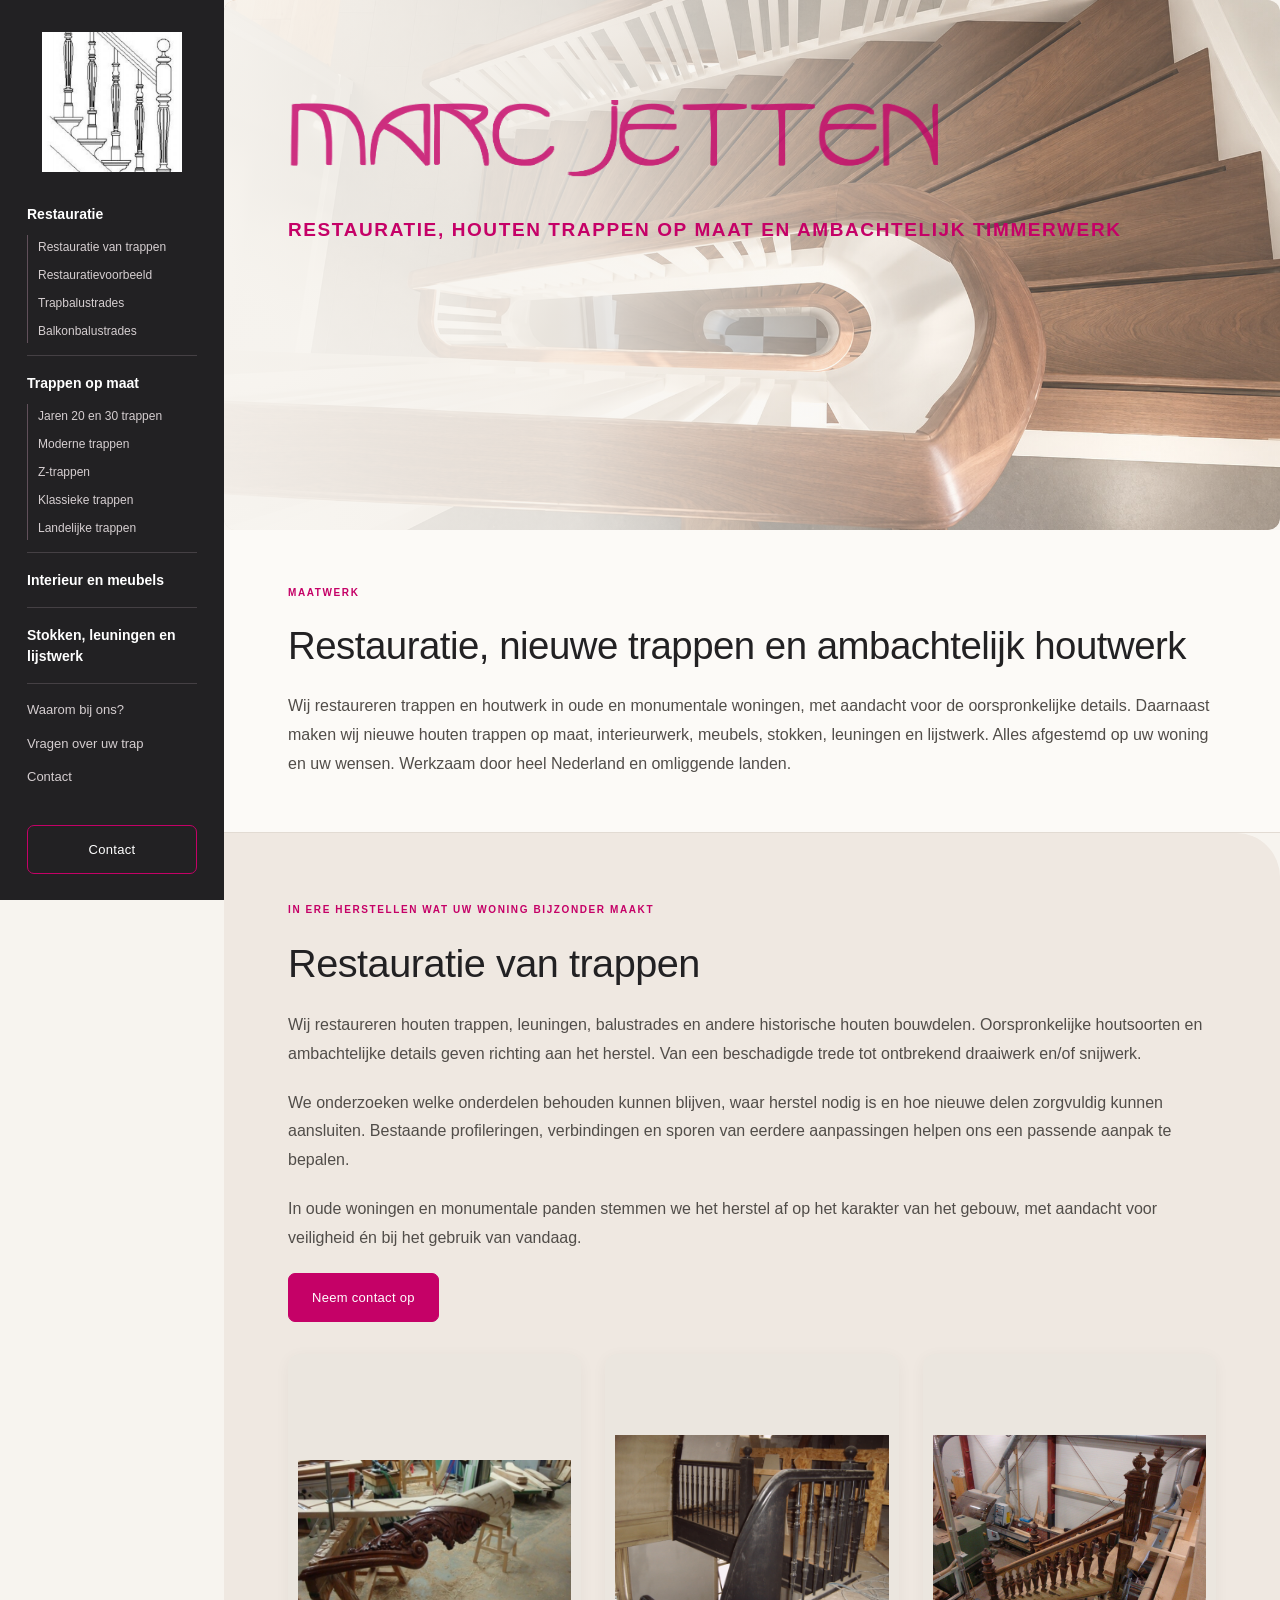
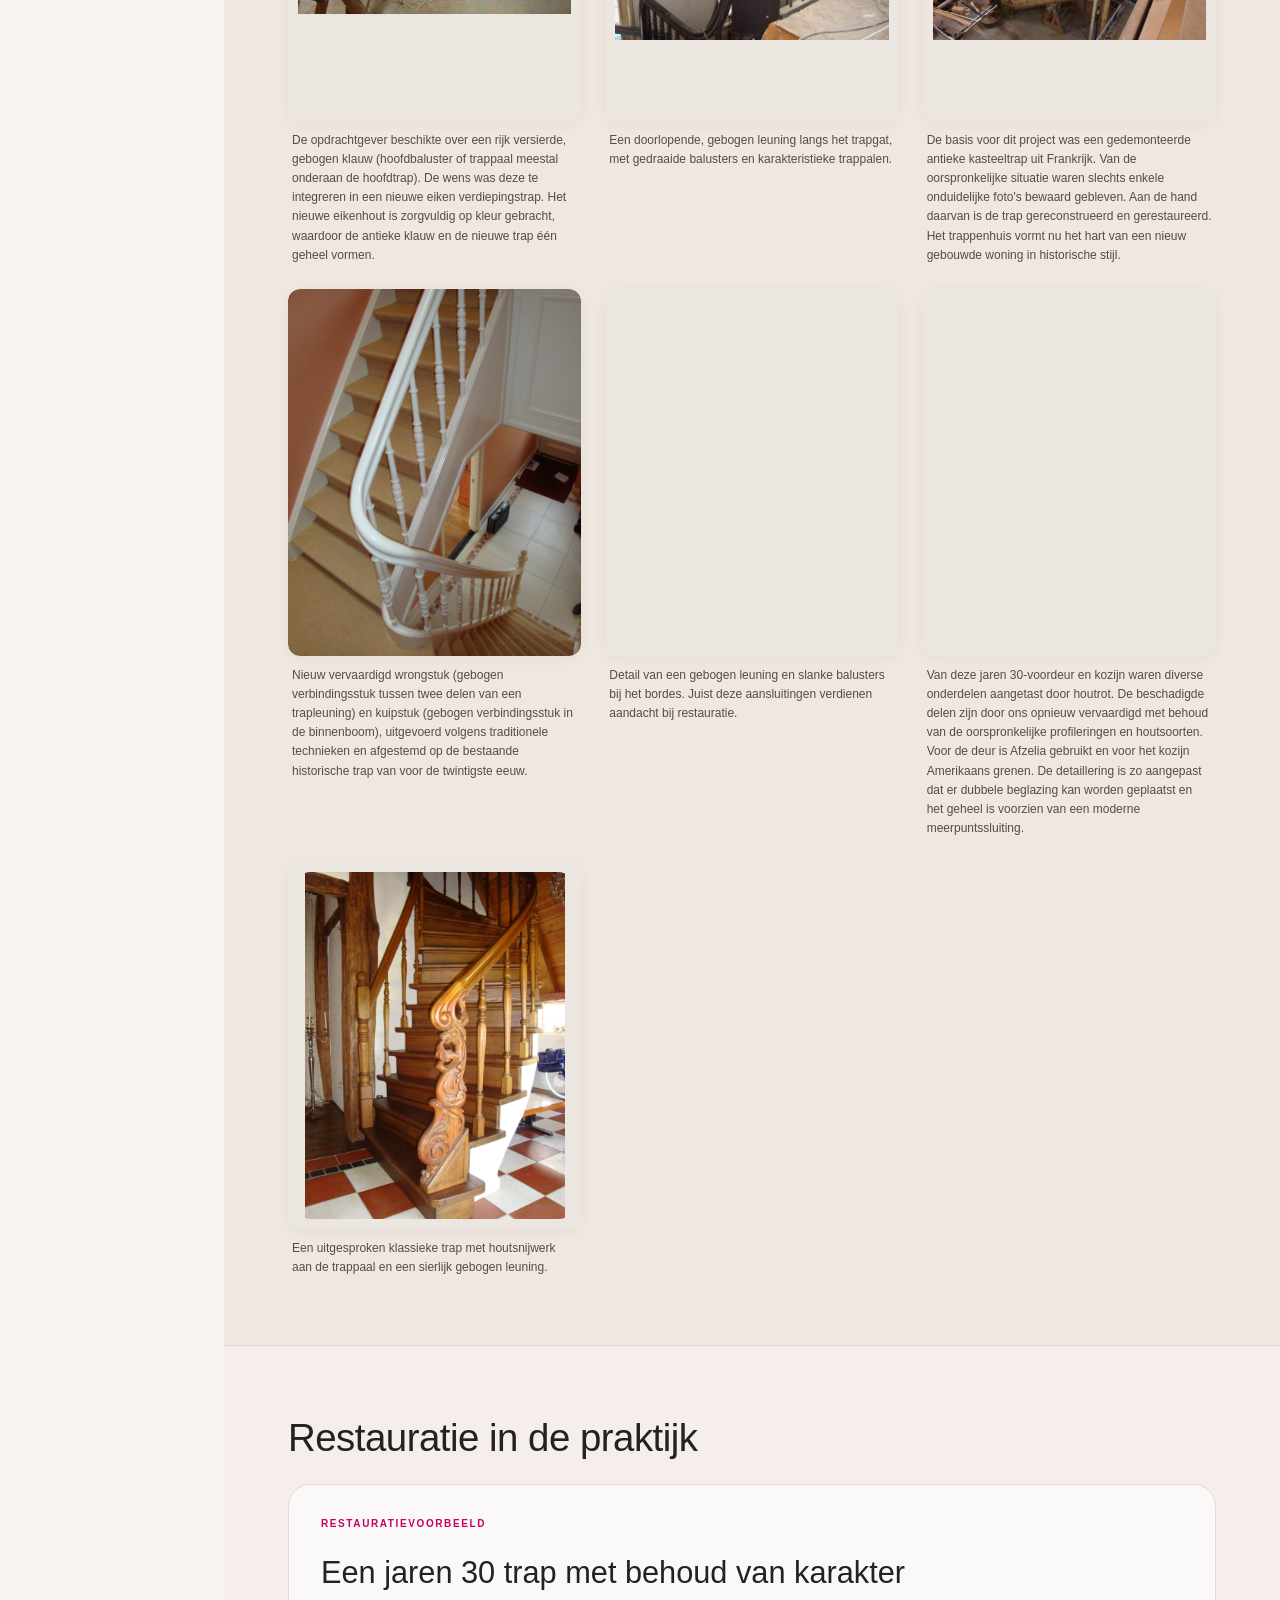
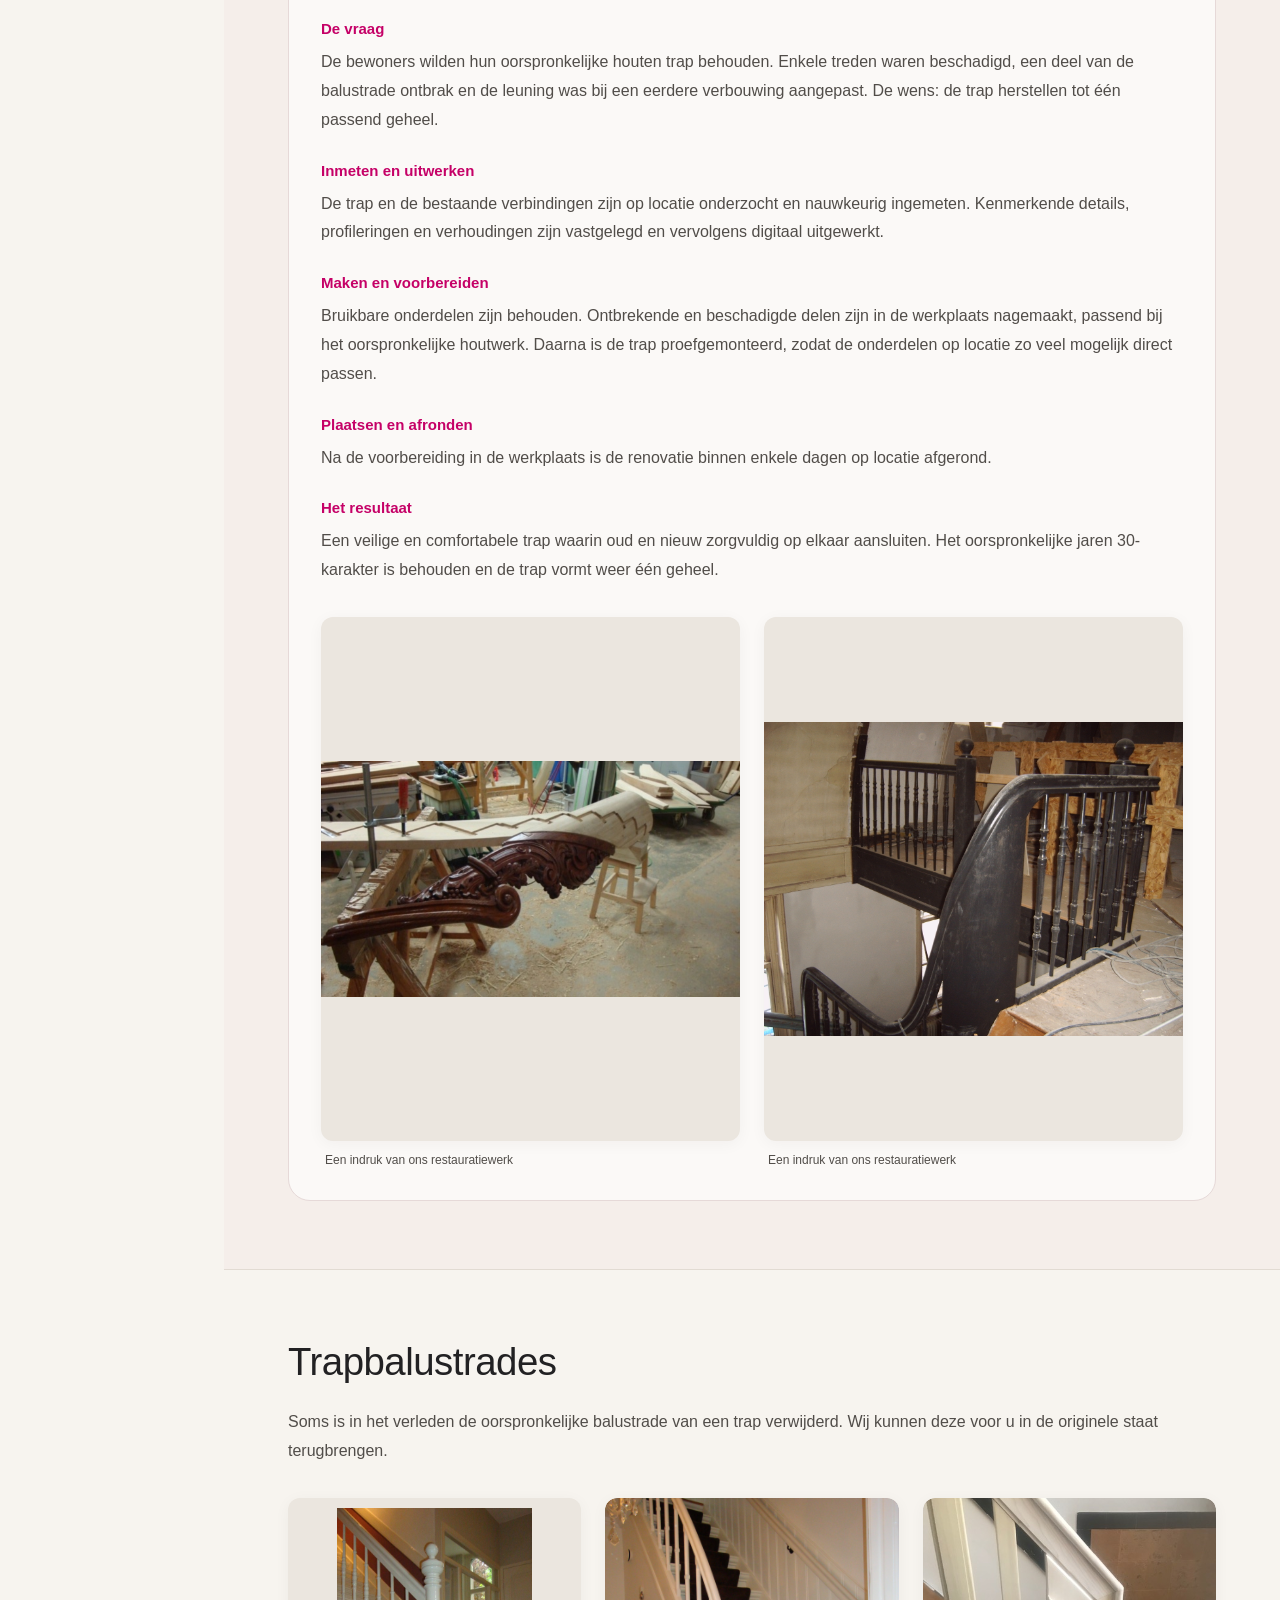
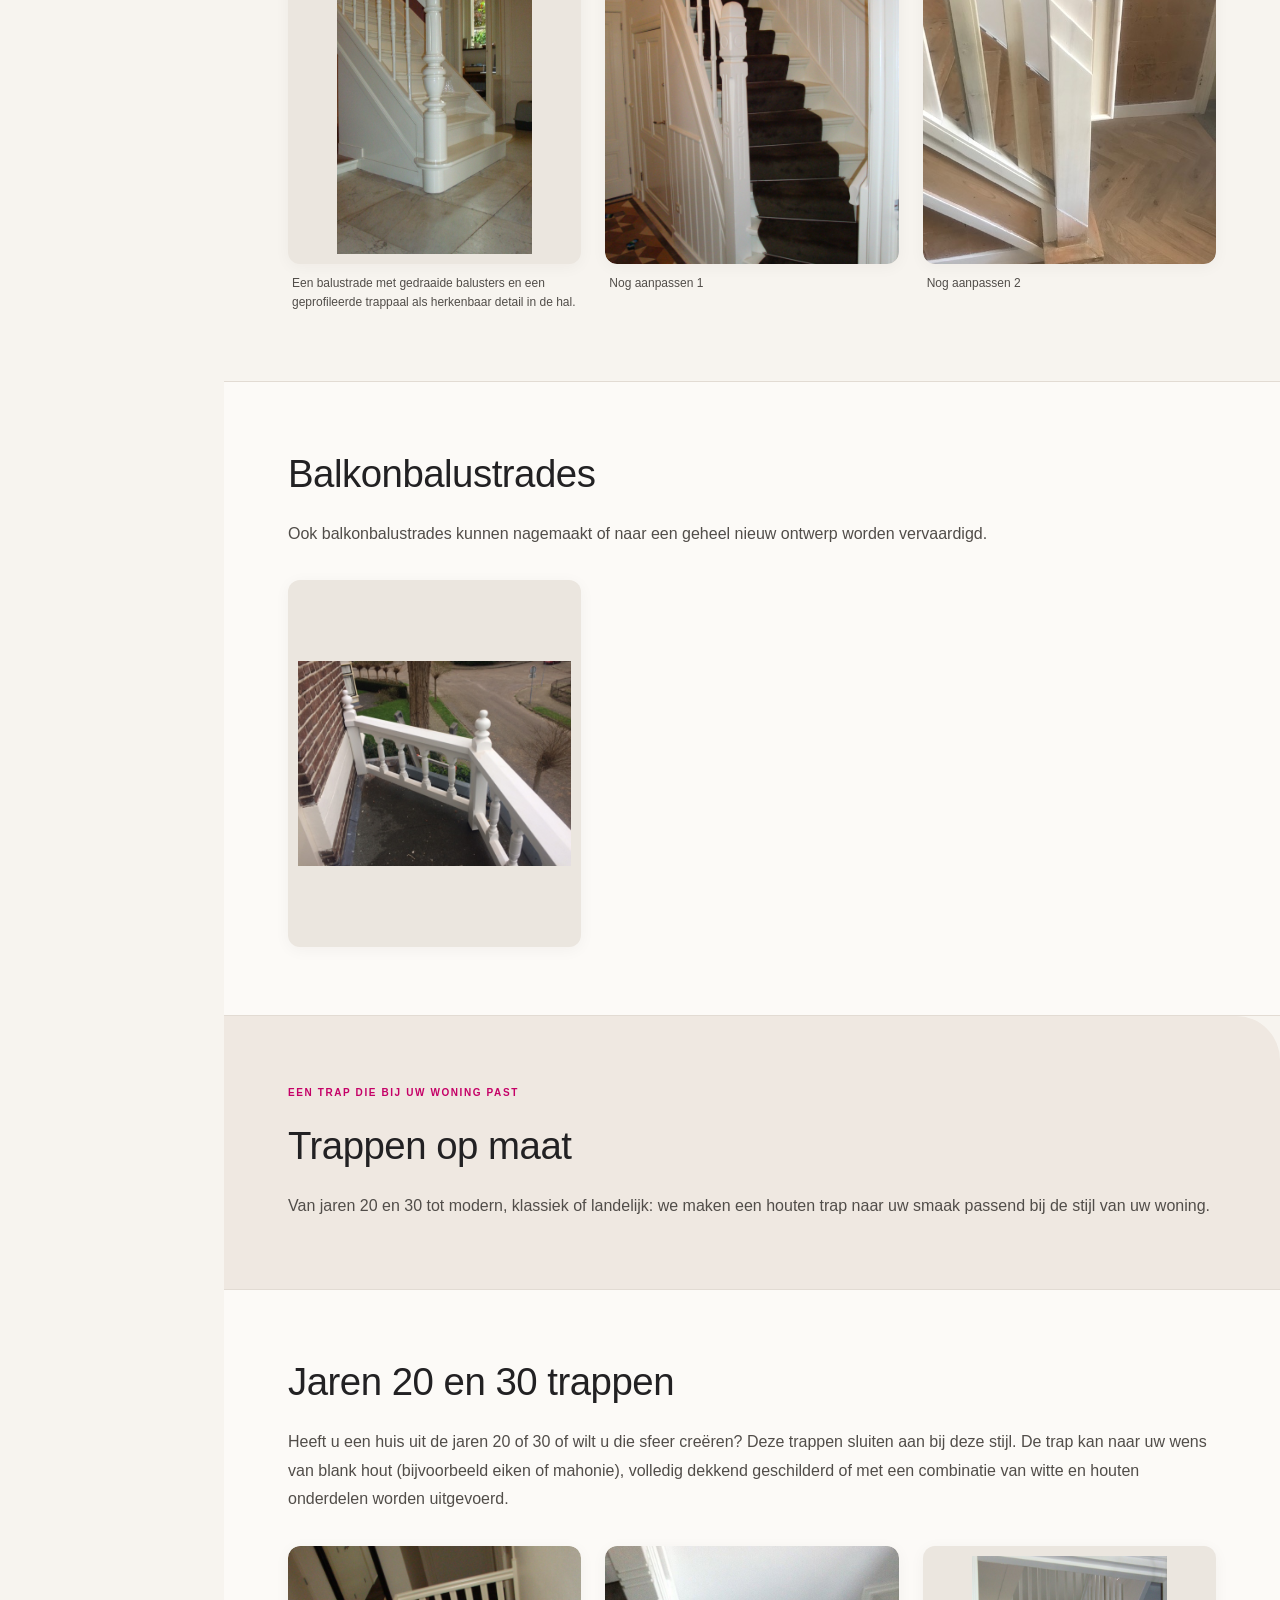
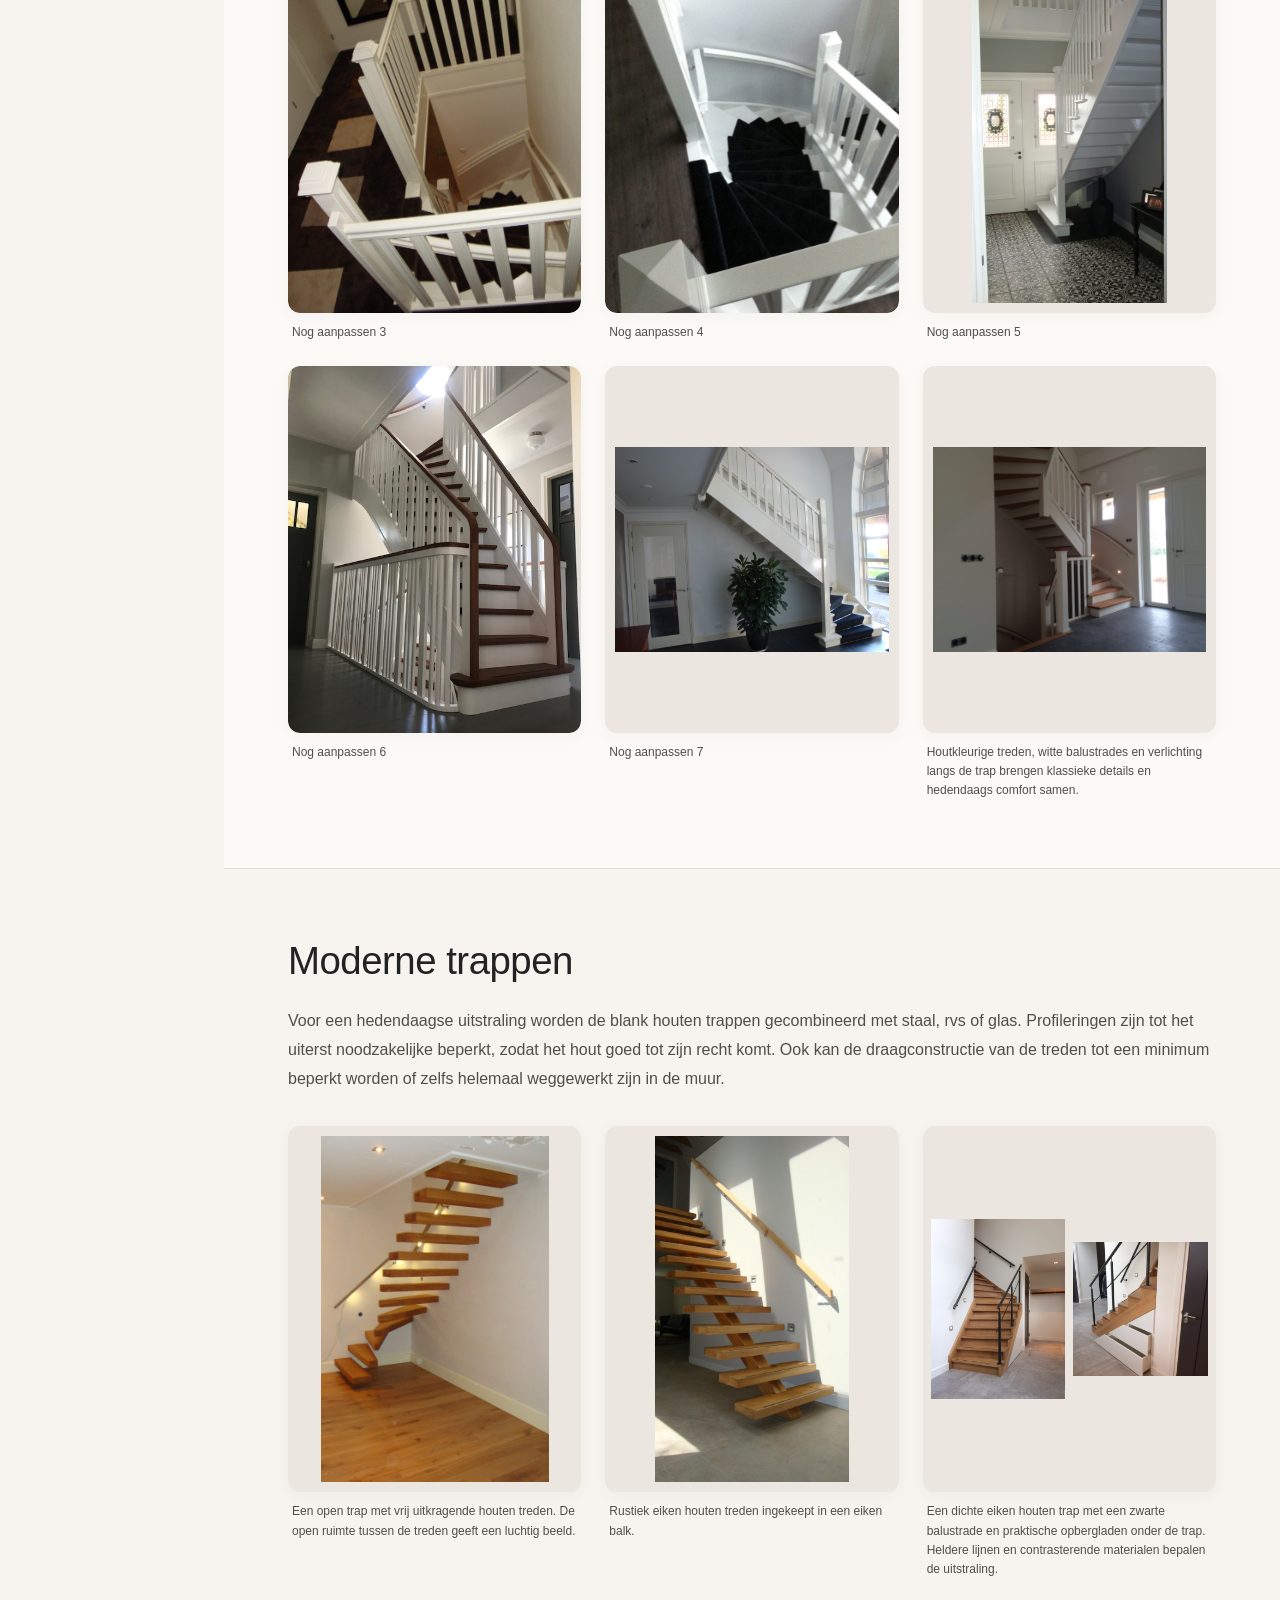
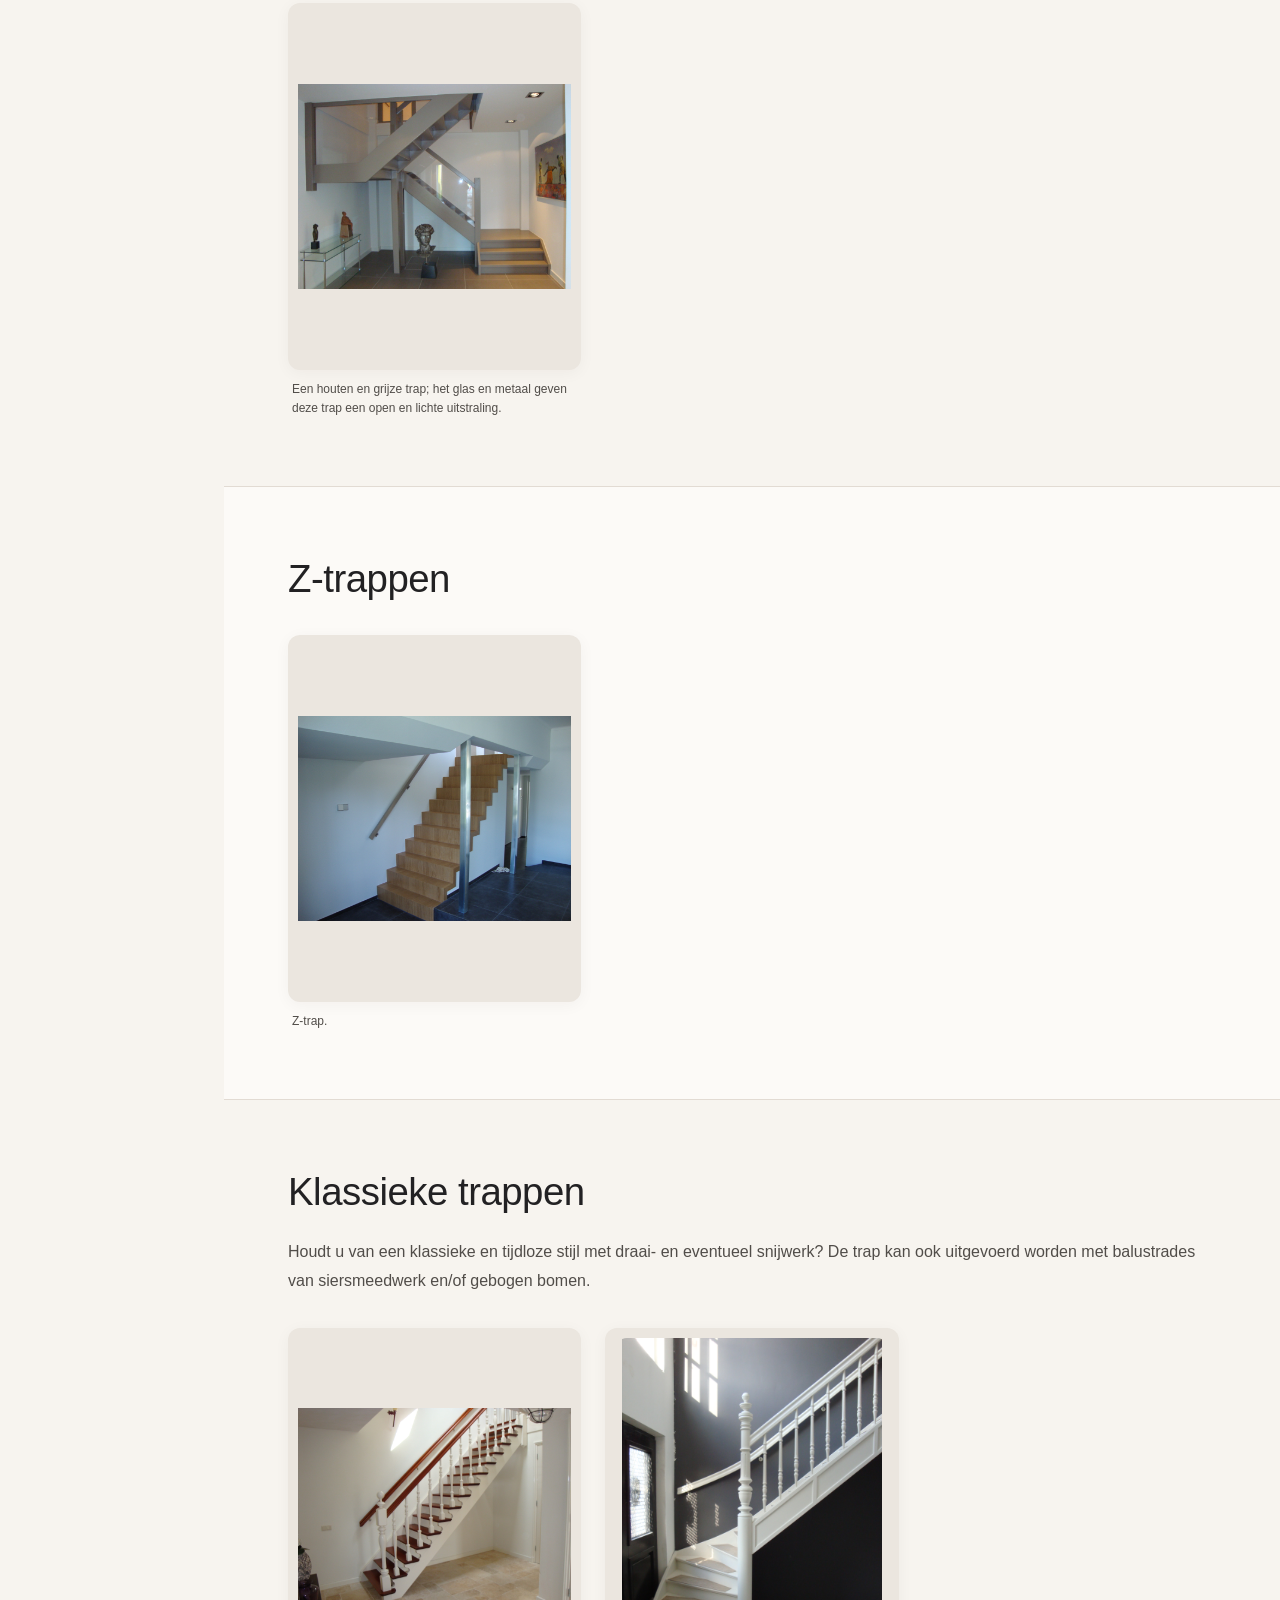
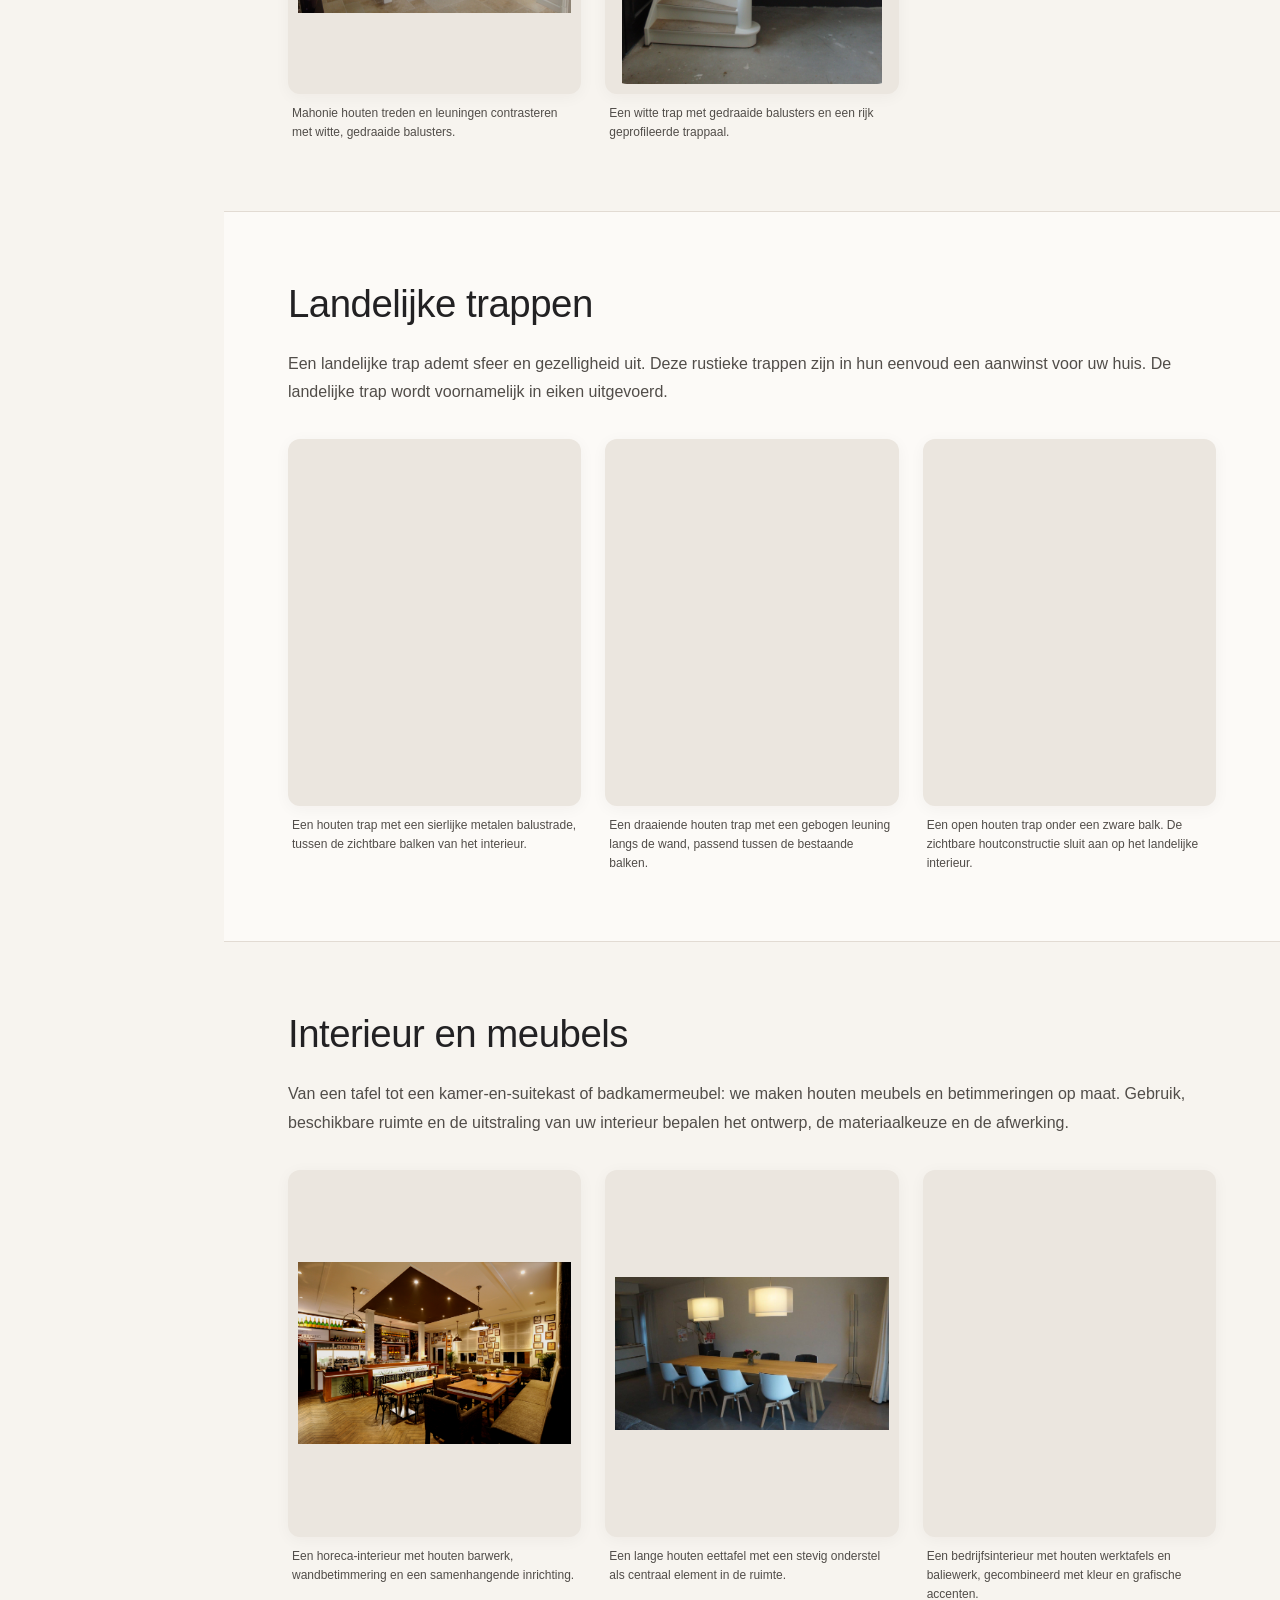
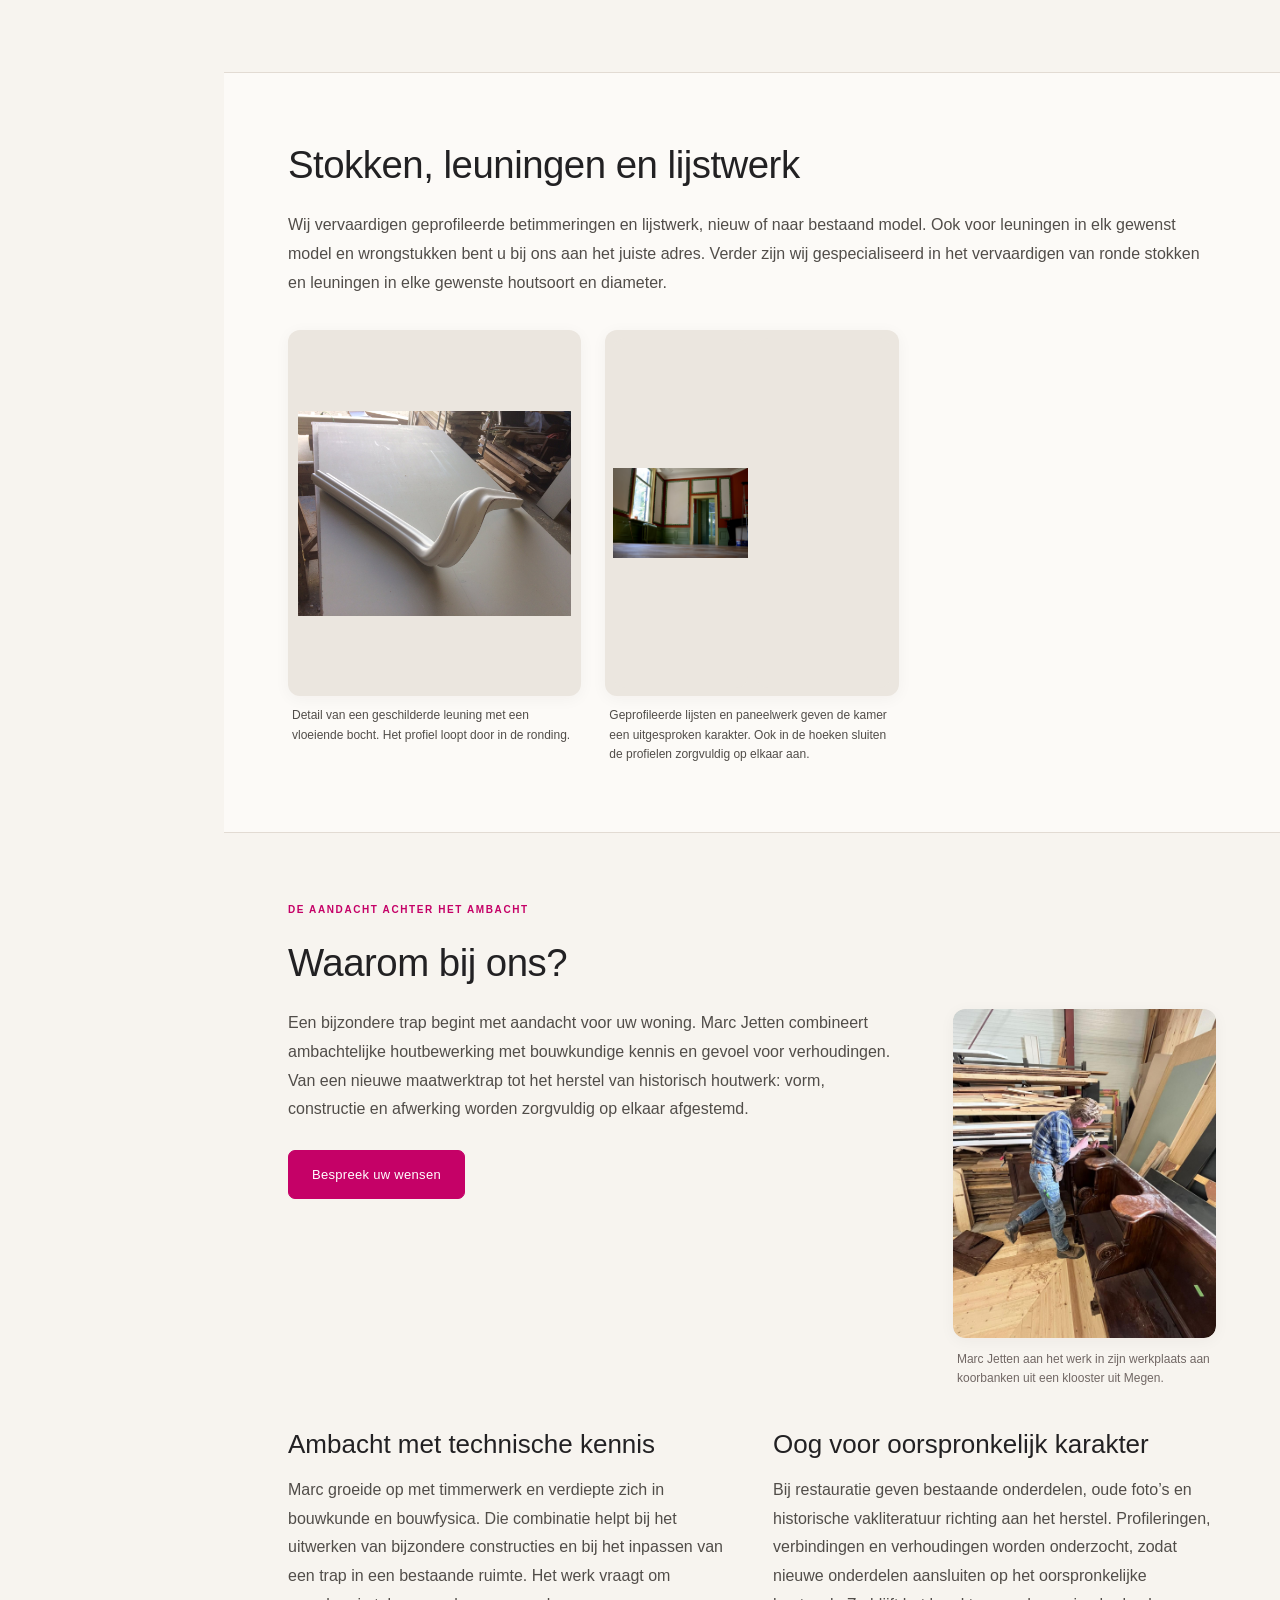
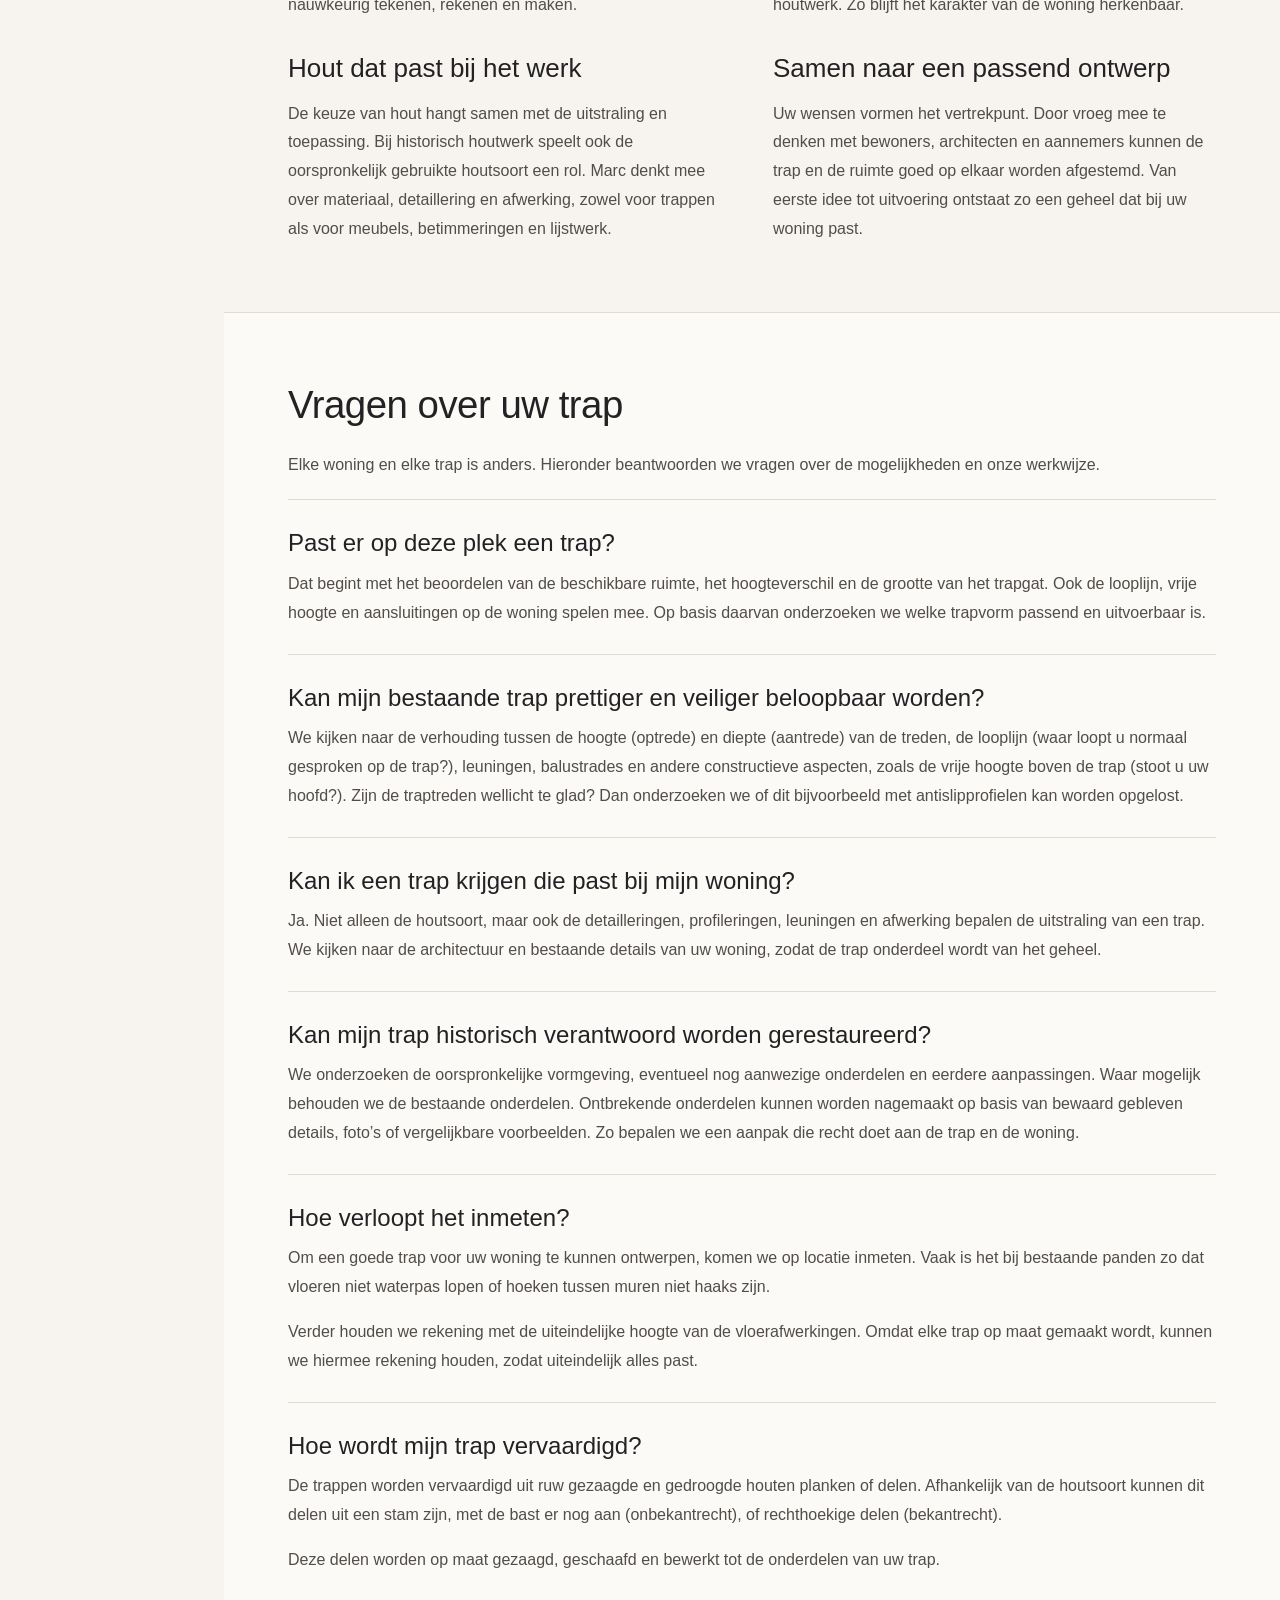
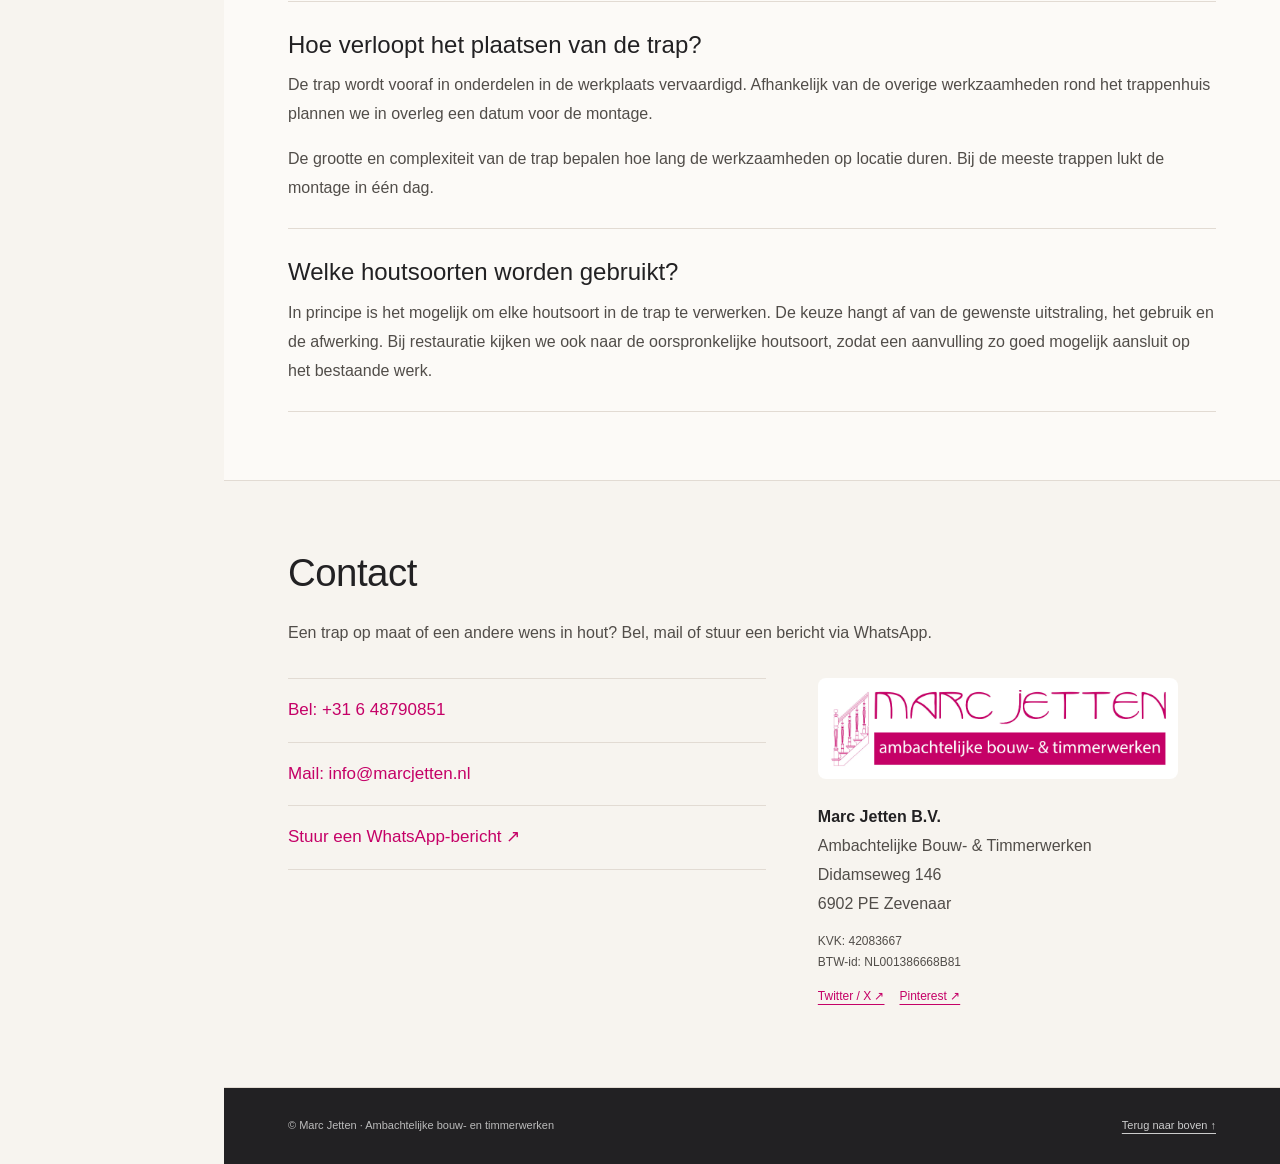
<file: index.html>
<!doctype html>
<html lang="nl"><head><meta charset="utf-8"><meta name="viewport" content="width=device-width,initial-scale=1">
<title>Ambachtelijke trappen op maat en restauratie | Marc Jetten</title>
<meta name="description" content="Marc Jetten maakt en restaureert ambachtelijke houten trappen op maat. Ook balustrades en timmerwerk. Werkzaam door heel Nederland.">
<meta name="robots" content="index,follow"><link rel="canonical" href="https://www.marcjetten.nl/"><meta name="theme-color" content="#141517">
<meta property="og:type" content="website"><meta property="og:locale" content="nl_NL"><meta property="og:title" content="Marc Jetten — houten trappen op maat"><meta property="og:description" content="Ambachtelijke maatwerktrappen en timmerwerk door heel Nederland.">
<link rel="stylesheet" href="styles.css"><script defer src="site.js"></script><script type="application/ld+json">{"@context": "https://schema.org", "@type": "LocalBusiness", "@id": "https://www.marcjetten.nl/#bedrijf", "name": "Marc Jetten Ambachtelijke Bouw- & Timmerwerken", "url": "https://www.marcjetten.nl/", "description": "Ambachtelijke houten trappen op maat, traprestauratie, balustrades en timmerwerk. Werkzaam door heel Nederland.", "telephone": "+31648790851", "email": "info@marcjetten.nl", "address": {"@type": "PostalAddress", "streetAddress": "Didamseweg 146", "postalCode": "6902 PE", "addressLocality": "Zevenaar", "addressCountry": "NL"}, "hasOfferCatalog": {"@type": "OfferCatalog", "name": "Trappen en timmerwerk", "itemListElement": [{"@type": "Offer", "itemOffered": {"@type": "Service", "name": "Restauratie van trappen", "description": "Wij restaureren houten trappen, leuningen, balustrades en andere historische houten bouwdelen. Oorspronkelijke houtsoorten en ambachtelijke details geven richting aan het herstel. Van een beschadigde trede tot ontbrekend draaiwerk en/of snijwerk."}}, {"@type": "Offer", "itemOffered": {"@type": "Service", "name": "Trapbalustrades", "description": "Soms is in het verleden de oorspronkelijke balustrade van een trap verwijderd. Wij kunnen deze voor u in de originele staat terugbrengen."}}, {"@type": "Offer", "itemOffered": {"@type": "Service", "name": "Balkonbalustrades", "description": "Ook balkonbalustrades kunnen nagemaakt of naar een geheel nieuw ontwerp worden vervaardigd."}}, {"@type": "Offer", "itemOffered": {"@type": "Service", "name": "Jaren 20 en 30 trappen", "description": "Heeft u een huis uit de jaren 20 of 30 of wilt u die sfeer creëren? Deze trappen sluiten aan bij deze stijl. De trap kan naar uw wens van blank hout (bijvoorbeeld eiken of mahonie), volledig dekkend geschilderd of met een combinatie van witte en houten onderdelen worden uitgevoerd."}}, {"@type": "Offer", "itemOffered": {"@type": "Service", "name": "Moderne trappen", "description": "Voor een hedendaagse uitstraling worden de blank houten trappen gecombineerd met staal, rvs of glas. Profileringen zijn tot het uiterst noodzakelijke beperkt, zodat het hout goed tot zijn recht komt. Ook kan de draagconstructie van de treden tot een minimum beperkt worden of zelfs helemaal weggewerkt zijn in de muur."}}, {"@type": "Offer", "itemOffered": {"@type": "Service", "name": "Z-trappen", "description": ""}}, {"@type": "Offer", "itemOffered": {"@type": "Service", "name": "Klassieke trappen", "description": "Houdt u van een klassieke en tijdloze stijl met draai- en eventueel snijwerk? De trap kan ook uitgevoerd worden met balustrades van siersmeedwerk en/of gebogen bomen."}}, {"@type": "Offer", "itemOffered": {"@type": "Service", "name": "Landelijke trappen", "description": "Een landelijke trap ademt sfeer en gezelligheid uit. Deze rustieke trappen zijn in hun eenvoud een aanwinst voor uw huis. De landelijke trap wordt voornamelijk in eiken uitgevoerd."}}, {"@type": "Offer", "itemOffered": {"@type": "Service", "name": "Interieur en meubels", "description": "Van een tafel tot een kamer-en-suitekast of badkamermeubel: we maken houten meubels en betimmeringen op maat. Gebruik, beschikbare ruimte en de uitstraling van uw interieur bepalen het ontwerp, de materiaalkeuze en de afwerking."}}, {"@type": "Offer", "itemOffered": {"@type": "Service", "name": "Stokken, leuningen en lijstwerk", "description": "Wij vervaardigen geprofileerde betimmeringen en lijstwerk, nieuw of naar bestaand model. Ook voor leuningen in elk gewenst model en wrongstukken bent u bij ons aan het juiste adres. Verder zijn wij gespecialiseerd in het vervaardigen van ronde stokken en leuningen in elke gewenste houtsoort en diameter."}}]}, "areaServed": {"@type": "Country", "name": "Nederland"}}</script></head>
<body><a class="skip" href="#inhoud">Naar de inhoud</a>
<header class="sidebar"><a class="brand" href="#home" aria-label="Marc Jetten — home"><img src="assets/trapillustratie.png" alt="Trapillustratie Marc Jetten" width="140" height="140"></a>
<button class="menu-toggle" type="button" aria-controls="navigatie" aria-expanded="false">Menu</button><nav id="navigatie" aria-label="Hoofdnavigatie"><div class="nav-group"><a class="nav-heading" href="#restauratie">Restauratie</a><div class="nav-items"><a href="#restauratie">Restauratie van trappen</a><a href="#projecten">Restauratievoorbeeld</a><a href="#trapbalustrades">Trapbalustrades</a><a href="#balkonbalustrades">Balkonbalustrades</a></div></div><div class="nav-group"><a class="nav-heading" href="#nieuwe-trappen">Trappen op maat</a><div class="nav-items"><a href="#jaren-20-en-30">Jaren 20 en 30 trappen</a><a href="#moderne-trappen">Moderne trappen</a><a href="#z-trappen">Z-trappen</a><a href="#klassieke-trappen">Klassieke trappen</a><a href="#landelijke-trappen">Landelijke trappen</a></div></div><div class="nav-group"><a class="nav-heading" href="#interieur-en-meubels">Interieur en meubels</a><div class="nav-items"></div></div><div class="nav-group"><a class="nav-heading" href="#leuningen-en-lijstwerk">Stokken, leuningen en lijstwerk</a><div class="nav-items"></div></div><a href="#waarom-bij-ons">Waarom bij ons?</a><a href="#klantvragen">Vragen over uw trap</a><a href="#contact">Contact</a></nav><a class="contact-button" href="#contact">Contact</a></header>
<main id="inhoud"><section class="hero" id="home"><img src="assets/openingsfoto-rustig.jpg" alt="Ambachtelijk vervaardigde houten trap van Marc Jetten" fetchpriority="high"><div class="hero-copy"><h1 class="hero-brand"><span class="visually-hidden">Marc Jetten</span><svg viewBox="235 0 1604 205" aria-hidden="true" focusable="false" xmlns="http://www.w3.org/2000/svg"><defs><filter id="woordmerk-dikker" x="-2%" y="-2%" width="104%" height="104%"><feMorphology operator="dilate" radius="2.4"/></filter><mask id="woordmerk-vorm" maskUnits="userSpaceOnUse" x="0" y="0" width="1839" height="423"><g filter="url(#woordmerk-dikker)"><image href="fotos/Logo/logomettrap.jpg" width="1839" height="423" style="filter:invert(1) grayscale(1)"/></g></mask></defs><rect x="235" y="0" width="1604" height="205" fill="#c50167" mask="url(#woordmerk-vorm)"/></svg></h1><p class="subtitle">Restauratie, houten trappen op maat en ambachtelijk timmerwerk</p></div></section>
<section class="section introduction"><p class="eyebrow">Maatwerk</p><h2>Restauratie, nieuwe trappen en ambachtelijk houtwerk</h2><p>Wij restaureren trappen en houtwerk in oude en monumentale woningen, met aandacht voor de oorspronkelijke details. Daarnaast maken wij nieuwe houten trappen op maat, interieurwerk, meubels, stokken, leuningen en lijstwerk. Alles afgestemd op uw woning en uw wensen. Werkzaam door heel Nederland en omliggende landen.</p></section>
<section class="section restoration-section" id="restauratie" aria-labelledby="titel-restauratie"><p class="eyebrow">In ere herstellen wat uw woning bijzonder maakt</p><h2 id="titel-restauratie">Restauratie van trappen</h2><p class="intro">Wij restaureren houten trappen, leuningen, balustrades en andere historische houten bouwdelen. Oorspronkelijke houtsoorten en ambachtelijke details geven richting aan het herstel. Van een beschadigde trede tot ontbrekend draaiwerk en/of snijwerk.</p><p class="intro">We onderzoeken welke onderdelen behouden kunnen blijven, waar herstel nodig is en hoe nieuwe delen zorgvuldig kunnen aansluiten. Bestaande profileringen, verbindingen en sporen van eerdere aanpassingen helpen ons een passende aanpak te bepalen.</p><p class="intro">In oude woningen en monumentale panden stemmen we het herstel af op het karakter van het gebouw, met aandacht voor veiligheid én bij het gebruik van vandaag.</p><p><a class="button" href="#contact">Neem contact op</a></p><div class="gallery"><figure class="photo photo--contain"><a href="fotos/Restauratie/c.jpg" target="_blank" rel="noopener" aria-label="Restauratie van trappen en historisch houtwerk — maatwerk van Marc Jetten — vergroot foto"><img src="fotos/Restauratie/c.jpg" alt="Restauratie van trappen en historisch houtwerk — maatwerk van Marc Jetten" style="object-position:50% 50%" loading="lazy" decoding="async" width="480" height="600"></a><figcaption>De opdrachtgever beschikte over een rijk versierde, gebogen klauw (hoofdbaluster of trappaal meestal onderaan de hoofdtrap). De wens was deze te integreren in een nieuwe eiken verdiepingstrap. Het nieuwe eikenhout is zorgvuldig op kleur gebracht, waardoor de antieke klauw en de nieuwe trap één geheel vormen.</figcaption></figure><figure class="photo photo--contain"><a href="fotos/Restauratie/IMG00035.JPG" target="_blank" rel="noopener" aria-label="Restauratie van trappen en historisch houtwerk — maatwerk van Marc Jetten — vergroot foto"><img src="fotos/Restauratie/IMG00035.JPG" alt="Restauratie van trappen en historisch houtwerk — maatwerk van Marc Jetten" style="object-position:50% 50%" loading="lazy" decoding="async" width="480" height="600"></a><figcaption>Een doorlopende, gebogen leuning langs het trapgat, met gedraaide balusters en karakteristieke trappalen.</figcaption></figure><figure class="photo photo--contain"><a href="fotos/Restauratie/DSC02019.JPG" target="_blank" rel="noopener" aria-label="Restauratie van trappen en historisch houtwerk — maatwerk van Marc Jetten — vergroot foto"><img src="fotos/Restauratie/DSC02019.JPG" alt="Restauratie van trappen en historisch houtwerk — maatwerk van Marc Jetten" style="object-position:50% 50%" loading="lazy" decoding="async" width="480" height="600"></a><figcaption>De basis voor dit project was een gedemonteerde antieke kasteeltrap uit Frankrijk. Van de oorspronkelijke situatie waren slechts enkele onduidelijke foto&#x27;s bewaard gebleven. Aan de hand daarvan is de trap gereconstrueerd en gerestaureerd. Het trappenhuis vormt nu het hart van een nieuw gebouwde woning in historische stijl.</figcaption></figure><figure class="photo photo--cover"><a href="fotos/Restauratie/DSC02213.JPG" target="_blank" rel="noopener" aria-label="Restauratie van trappen en historisch houtwerk — maatwerk van Marc Jetten — vergroot foto"><img src="fotos/Restauratie/DSC02213.JPG" alt="Restauratie van trappen en historisch houtwerk — maatwerk van Marc Jetten" style="object-position:50% 50%" loading="lazy" decoding="async" width="480" height="600"></a><figcaption>Nieuw vervaardigd wrongstuk (gebogen verbindingsstuk tussen twee delen van een trapleuning) en kuipstuk (gebogen verbindingsstuk in de binnenboom), uitgevoerd volgens traditionele technieken en afgestemd op de bestaande historische trap van voor de twintigste eeuw.</figcaption></figure><figure class="photo photo--contain"><a href="fotos/Restauratie/IMG00050.JPG" target="_blank" rel="noopener" aria-label="Restauratie van trappen en historisch houtwerk — maatwerk van Marc Jetten — vergroot foto"><img src="fotos/Restauratie/IMG00050.JPG" alt="Restauratie van trappen en historisch houtwerk — maatwerk van Marc Jetten" style="object-position:50% 50%" loading="lazy" decoding="async" width="480" height="600"></a><figcaption>Detail van een gebogen leuning en slanke balusters bij het bordes. Juist deze aansluitingen verdienen aandacht bij restauratie.</figcaption></figure><figure class="photo photo--cover"><a href="fotos/Restauratie/IMG_5368.JPG" target="_blank" rel="noopener" aria-label="Restauratie van trappen en historisch houtwerk — maatwerk van Marc Jetten — vergroot foto"><img src="fotos/Restauratie/IMG_5368.JPG" alt="Restauratie van trappen en historisch houtwerk — maatwerk van Marc Jetten" style="object-position:50% 50%" loading="lazy" decoding="async" width="480" height="600"></a><figcaption>Van deze jaren 30-voordeur en kozijn waren diverse onderdelen aangetast door houtrot. De beschadigde delen zijn door ons opnieuw vervaardigd met behoud van de oorspronkelijke profileringen en houtsoorten. Voor de deur is Afzelia gebruikt en voor het kozijn Amerikaans grenen. De detaillering is zo aangepast dat er dubbele beglazing kan worden geplaatst en het geheel is voorzien van een moderne meerpuntssluiting.</figcaption></figure><figure class="photo photo--contain"><a href="fotos/Klassieke%20trappen/DSC01207.JPG" target="_blank" rel="noopener" aria-label="Klassieke trappen — maatwerk van Marc Jetten — vergroot foto"><img src="fotos/Klassieke%20trappen/DSC01207.JPG" alt="Klassieke trappen — maatwerk van Marc Jetten" style="object-position:50% 50%" loading="lazy" decoding="async" width="480" height="600"></a><figcaption>Een uitgesproken klassieke trap met houtsnijwerk aan de trappaal en een sierlijk gebogen leuning.</figcaption></figure></div></section><section class="section project-section" id="projecten"><h2>Restauratie in de praktijk</h2><article class="project"><p class="eyebrow">Restauratievoorbeeld</p><h3>Een jaren 30 trap met behoud van karakter</h3><div class="project-steps"><div class="project-step"><h4>De vraag</h4><p>De bewoners wilden hun oorspronkelijke houten trap behouden. Enkele treden waren beschadigd, een deel van de balustrade ontbrak en de leuning was bij een eerdere verbouwing aangepast. De wens: de trap herstellen tot één passend geheel.</p></div><div class="project-step"><h4>Inmeten en uitwerken</h4><p>De trap en de bestaande verbindingen zijn op locatie onderzocht en nauwkeurig ingemeten. Kenmerkende details, profileringen en verhoudingen zijn vastgelegd en vervolgens digitaal uitgewerkt.</p></div><div class="project-step"><h4>Maken en voorbereiden</h4><p>Bruikbare onderdelen zijn behouden. Ontbrekende en beschadigde delen zijn in de werkplaats nagemaakt, passend bij het oorspronkelijke houtwerk. Daarna is de trap proefgemonteerd, zodat de onderdelen op locatie zo veel mogelijk direct passen.</p></div><div class="project-step"><h4>Plaatsen en afronden</h4><p>Na de voorbereiding in de werkplaats is de renovatie binnen enkele dagen op locatie afgerond.</p></div><div class="project-step"><h4>Het resultaat</h4><p>Een veilige en comfortabele trap waarin oud en nieuw zorgvuldig op elkaar aansluiten. Het oorspronkelijke jaren 30-karakter is behouden en de trap vormt weer één geheel.</p></div></div><div class="gallery"><figure class="photo photo--contain"><a href="fotos/Restauratie/c.jpg" target="_blank" rel="noopener" aria-label="Restauratie van trappen en historisch houtwerk — maatwerk van Marc Jetten — vergroot foto"><img src="fotos/Restauratie/c.jpg" alt="Restauratie van trappen en historisch houtwerk — maatwerk van Marc Jetten" style="object-position:50% 50%" loading="lazy" decoding="async" width="480" height="600"></a><figcaption>Een indruk van ons restauratiewerk</figcaption></figure><figure class="photo photo--contain"><a href="fotos/Restauratie/IMG00035.JPG" target="_blank" rel="noopener" aria-label="Restauratie van trappen en historisch houtwerk — maatwerk van Marc Jetten — vergroot foto"><img src="fotos/Restauratie/IMG00035.JPG" alt="Restauratie van trappen en historisch houtwerk — maatwerk van Marc Jetten" style="object-position:50% 50%" loading="lazy" decoding="async" width="480" height="600"></a><figcaption>Een indruk van ons restauratiewerk</figcaption></figure></div></article></section><section class="section " id="trapbalustrades" aria-labelledby="titel-trapbalustrades"><h2 id="titel-trapbalustrades">Trapbalustrades</h2><p class="intro">Soms is in het verleden de oorspronkelijke balustrade van een trap verwijderd. Wij kunnen deze voor u in de originele staat terugbrengen.</p><div class="gallery"><figure class="photo photo--contain"><a href="fotos/Balkon%20en%20traphekken/beginfoto.JPG" target="_blank" rel="noopener" aria-label="Trapbalustrades — maatwerk van Marc Jetten — vergroot foto"><img src="fotos/Balkon%20en%20traphekken/beginfoto.JPG" alt="Trapbalustrades — maatwerk van Marc Jetten" style="object-position:50% 50%" loading="lazy" decoding="async" width="480" height="600"></a><figcaption>Een balustrade met gedraaide balusters en een geprofileerde trappaal als herkenbaar detail in de hal.</figcaption></figure><figure class="photo photo--cover"><a href="fotos/Balkon%20en%20traphekken/DSC02179.JPG" target="_blank" rel="noopener" aria-label="Trapbalustrades — maatwerk van Marc Jetten — vergroot foto"><img src="fotos/Balkon%20en%20traphekken/DSC02179.JPG" alt="Trapbalustrades — maatwerk van Marc Jetten" style="object-position:50% 50%" loading="lazy" decoding="async" width="480" height="600"></a><figcaption>Nog aanpassen 1</figcaption></figure><figure class="photo photo--cover"><a href="fotos/Balkon%20en%20traphekken/IMG_3470.jpg" target="_blank" rel="noopener" aria-label="Trapbalustrades — maatwerk van Marc Jetten — vergroot foto"><img src="fotos/Balkon%20en%20traphekken/IMG_3470.jpg" alt="Trapbalustrades — maatwerk van Marc Jetten" style="object-position:50% 50%" loading="lazy" decoding="async" width="480" height="600"></a><figcaption>Nog aanpassen 2</figcaption></figure></div></section><section class="section " id="balkonbalustrades" aria-labelledby="titel-balkonbalustrades"><h2 id="titel-balkonbalustrades">Balkonbalustrades</h2><p class="intro">Ook balkonbalustrades kunnen nagemaakt of naar een geheel nieuw ontwerp worden vervaardigd.</p><div class="gallery"><figure class="photo photo--contain"><a href="fotos/Balkon%20en%20traphekken/IMG_5514.JPG" target="_blank" rel="noopener" aria-label="Balkonbalustrades — maatwerk van Marc Jetten — vergroot foto"><img src="fotos/Balkon%20en%20traphekken/IMG_5514.JPG" alt="Balkonbalustrades — maatwerk van Marc Jetten" style="object-position:50% 50%" loading="lazy" decoding="async" width="480" height="600"></a></figure></div></section><section class="section chapter-heading" id="nieuwe-trappen" aria-labelledby="titel-nieuwe-trappen"><p class="eyebrow">Een trap die bij uw woning past</p><h2 id="titel-nieuwe-trappen">Trappen op maat</h2><p class="intro">Van jaren 20 en 30 tot modern, klassiek of landelijk: we maken een houten trap naar uw smaak passend bij de stijl van uw woning.</p></section><section class="section " id="jaren-20-en-30" aria-labelledby="titel-jaren-20-en-30"><h2 id="titel-jaren-20-en-30">Jaren 20 en 30 trappen</h2><p class="intro">Heeft u een huis uit de jaren 20 of 30 of wilt u die sfeer creëren? Deze trappen sluiten aan bij deze stijl. De trap kan naar uw wens van blank hout (bijvoorbeeld eiken of mahonie), volledig dekkend geschilderd of met een combinatie van witte en houten onderdelen worden uitgevoerd.</p><div class="gallery"><figure class="photo photo--cover"><a href="fotos/Jaren%2030/DSC01485.JPG" target="_blank" rel="noopener" aria-label="Jaren 20 en 30 trappen — maatwerk van Marc Jetten — vergroot foto"><img src="fotos/Jaren%2030/DSC01485.JPG" alt="Jaren 20 en 30 trappen — maatwerk van Marc Jetten" style="object-position:50% 50%" loading="lazy" decoding="async" width="480" height="600"></a><figcaption>Nog aanpassen 3</figcaption></figure><figure class="photo photo--cover"><a href="fotos/Jaren%2030/Image-1.jpg" target="_blank" rel="noopener" aria-label="Jaren 20 en 30 trappen — maatwerk van Marc Jetten — vergroot foto"><img src="fotos/Jaren%2030/Image-1.jpg" alt="Jaren 20 en 30 trappen — maatwerk van Marc Jetten" style="object-position:50% 50%" loading="lazy" decoding="async" width="480" height="600"></a><figcaption>Nog aanpassen 4</figcaption></figure><figure class="photo photo--contain"><a href="fotos/Jaren%2030/DSC04660.JPG" target="_blank" rel="noopener" aria-label="Jaren 20 en 30 trappen — maatwerk van Marc Jetten — vergroot foto"><img src="fotos/Jaren%2030/DSC04660.JPG" alt="Jaren 20 en 30 trappen — maatwerk van Marc Jetten" style="object-position:50% 50%" loading="lazy" decoding="async" width="480" height="600"></a><figcaption>Nog aanpassen 5</figcaption></figure><figure class="photo photo--cover"><a href="fotos/Jaren%2030/IMG_0503.jpg" target="_blank" rel="noopener" aria-label="Jaren 20 en 30 trappen — maatwerk van Marc Jetten — vergroot foto"><img src="fotos/Jaren%2030/IMG_0503.jpg" alt="Jaren 20 en 30 trappen — maatwerk van Marc Jetten" style="object-position:50% 50%" loading="lazy" decoding="async" width="480" height="600"></a><figcaption>Nog aanpassen 6</figcaption></figure><figure class="photo photo--contain"><a href="fotos/Jaren%2030/DSC02108.JPG" target="_blank" rel="noopener" aria-label="Jaren 20 en 30 trappen — maatwerk van Marc Jetten — vergroot foto"><img src="fotos/Jaren%2030/DSC02108.JPG" alt="Jaren 20 en 30 trappen — maatwerk van Marc Jetten" style="object-position:50% 50%" loading="lazy" decoding="async" width="480" height="600"></a><figcaption>Nog aanpassen 7</figcaption></figure><figure class="photo photo--contain"><a href="fotos/Jaren%2030/IMG_0297.JPG" target="_blank" rel="noopener" aria-label="Jaren 20 en 30 trappen — maatwerk van Marc Jetten — vergroot foto"><img src="fotos/Jaren%2030/IMG_0297.JPG" alt="Jaren 20 en 30 trappen — maatwerk van Marc Jetten" style="object-position:50% 50%" loading="lazy" decoding="async" width="480" height="600"></a><figcaption>Houtkleurige treden, witte balustrades en verlichting langs de trap brengen klassieke details en hedendaags comfort samen.</figcaption></figure></div></section><section class="section " id="moderne-trappen" aria-labelledby="titel-moderne-trappen"><h2 id="titel-moderne-trappen">Moderne trappen</h2><p class="intro">Voor een hedendaagse uitstraling worden de blank houten trappen gecombineerd met staal, rvs of glas. Profileringen zijn tot het uiterst noodzakelijke beperkt, zodat het hout goed tot zijn recht komt. Ook kan de draagconstructie van de treden tot een minimum beperkt worden of zelfs helemaal weggewerkt zijn in de muur.</p><div class="gallery"><figure class="photo photo--contain"><a href="fotos/Moderne%20trappen/45.jpg" target="_blank" rel="noopener" aria-label="Moderne trappen — maatwerk van Marc Jetten — vergroot foto"><img src="fotos/Moderne%20trappen/45.jpg" alt="Moderne trappen — maatwerk van Marc Jetten" style="object-position:50% 50%" loading="lazy" decoding="async" width="480" height="600"></a><figcaption>Een open trap met vrij uitkragende houten treden. De open ruimte tussen de treden geeft een luchtig beeld.</figcaption></figure><figure class="photo photo--contain"><a href="fotos/Moderne%20trappen/IMG_4645.JPG" target="_blank" rel="noopener" aria-label="Moderne trappen — maatwerk van Marc Jetten — vergroot foto"><img src="fotos/Moderne%20trappen/IMG_4645.JPG" alt="Moderne trappen — maatwerk van Marc Jetten" style="object-position:50% 50%" loading="lazy" decoding="async" width="480" height="600"></a><figcaption>Rustiek eiken houten treden ingekeept in een eiken balk.</figcaption></figure><figure class="photo photo-pair"><div class="photo-pair__frame"><a class="photo-pair__image photo--cover" href="fotos/Moderne%20trappen/IMG_5695.JPG" target="_blank" rel="noopener" aria-label="Een dichte eiken houten trap met een zwarte balustrade. Heldere lijnen en contrasterende materialen bepalen de uitstraling. — vergroot foto"><img src="fotos/Moderne%20trappen/IMG_5695.JPG" alt="Een dichte eiken houten trap met een zwarte balustrade. Heldere lijnen en contrasterende materialen bepalen de uitstraling." style="object-position:50% 50%" loading="lazy" decoding="async" width="480" height="600"></a><a class="photo-pair__image photo--contain" href="fotos/Moderne%20trappen/IMG_5697.jpg" target="_blank" rel="noopener" aria-label="Praktische opbergladen onder de trap. — vergroot foto"><img src="fotos/Moderne%20trappen/IMG_5697.jpg" alt="Praktische opbergladen onder de trap." style="object-position:50% 50%" loading="lazy" decoding="async" width="480" height="600"></a></div><figcaption>Een dichte eiken houten trap met een zwarte balustrade en praktische opbergladen onder de trap. Heldere lijnen en contrasterende materialen bepalen de uitstraling.</figcaption></figure><figure class="photo photo--contain"><a href="fotos/Moderne%20trappen/beginfoto.JPG" target="_blank" rel="noopener" aria-label="Moderne trappen — maatwerk van Marc Jetten — vergroot foto"><img src="fotos/Moderne%20trappen/beginfoto.JPG" alt="Moderne trappen — maatwerk van Marc Jetten" style="object-position:50% 50%" loading="lazy" decoding="async" width="480" height="600"></a><figcaption>Een houten en grijze trap; het glas en metaal geven deze trap een open en lichte uitstraling.</figcaption></figure></div></section><section class="section " id="z-trappen" aria-labelledby="titel-z-trappen"><h2 id="titel-z-trappen">Z-trappen</h2><div class="gallery"><figure class="photo photo--contain"><a href="fotos/Moderne%20trappen/eiken.JPG" target="_blank" rel="noopener" aria-label="Moderne trappen — maatwerk van Marc Jetten — vergroot foto"><img src="fotos/Moderne%20trappen/eiken.JPG" alt="Moderne trappen — maatwerk van Marc Jetten" style="object-position:50% 50%" loading="lazy" decoding="async" width="480" height="600"></a><figcaption>Z-trap.</figcaption></figure></div></section><section class="section " id="klassieke-trappen" aria-labelledby="titel-klassieke-trappen"><h2 id="titel-klassieke-trappen">Klassieke trappen</h2><p class="intro">Houdt u van een klassieke en tijdloze stijl met draai- en eventueel snijwerk? De trap kan ook uitgevoerd worden met balustrades van siersmeedwerk en/of gebogen bomen.</p><div class="gallery"><figure class="photo photo--contain"><a href="fotos/Klassieke%20trappen/DSC01148.JPG" target="_blank" rel="noopener" aria-label="Klassieke trappen — maatwerk van Marc Jetten — vergroot foto"><img src="fotos/Klassieke%20trappen/DSC01148.JPG" alt="Klassieke trappen — maatwerk van Marc Jetten" style="object-position:50% 50%" loading="lazy" decoding="async" width="480" height="600"></a><figcaption>Mahonie houten treden en leuningen contrasteren met witte, gedraaide balusters.</figcaption></figure><figure class="photo photo--contain"><a href="fotos/Klassieke%20trappen/DSC01756.JPG" target="_blank" rel="noopener" aria-label="Klassieke trappen — maatwerk van Marc Jetten — vergroot foto"><img src="fotos/Klassieke%20trappen/DSC01756.JPG" alt="Klassieke trappen — maatwerk van Marc Jetten" style="object-position:50% 50%" loading="lazy" decoding="async" width="480" height="600"></a><figcaption>Een witte trap met gedraaide balusters en een rijk geprofileerde trappaal.</figcaption></figure></div></section><section class="section " id="landelijke-trappen" aria-labelledby="titel-landelijke-trappen"><h2 id="titel-landelijke-trappen">Landelijke trappen</h2><p class="intro">Een landelijke trap ademt sfeer en gezelligheid uit. Deze rustieke trappen zijn in hun eenvoud een aanwinst voor uw huis. De landelijke trap wordt voornamelijk in eiken uitgevoerd.</p><div class="gallery"><figure class="photo photo--contain"><a href="fotos/Landelijke%20trappen/DSC06450.JPG" target="_blank" rel="noopener" aria-label="Landelijke trappen — maatwerk van Marc Jetten — vergroot foto"><img src="fotos/Landelijke%20trappen/DSC06450.JPG" alt="Landelijke trappen — maatwerk van Marc Jetten" style="object-position:50% 50%" loading="lazy" decoding="async" width="480" height="600"></a><figcaption>Een houten trap met een sierlijke metalen balustrade, tussen de zichtbare balken van het interieur.</figcaption></figure><figure class="photo photo--contain"><a href="fotos/Landelijke%20trappen/DSC05440.JPG" target="_blank" rel="noopener" aria-label="Landelijke trappen — maatwerk van Marc Jetten — vergroot foto"><img src="fotos/Landelijke%20trappen/DSC05440.JPG" alt="Landelijke trappen — maatwerk van Marc Jetten" style="object-position:50% 50%" loading="lazy" decoding="async" width="480" height="600"></a><figcaption>Een draaiende houten trap met een gebogen leuning langs de wand, passend tussen de bestaande balken.</figcaption></figure><figure class="photo photo--cover"><a href="fotos/Landelijke%20trappen/upload%20140410%20014.JPG" target="_blank" rel="noopener" aria-label="Landelijke trappen — maatwerk van Marc Jetten — vergroot foto"><img src="fotos/Landelijke%20trappen/upload%20140410%20014.JPG" alt="Landelijke trappen — maatwerk van Marc Jetten" style="object-position:50% 50%" loading="lazy" decoding="async" width="480" height="600"></a><figcaption>Een open houten trap onder een zware balk. De zichtbare houtconstructie sluit aan op het landelijke interieur.</figcaption></figure></div></section><section class="section " id="interieur-en-meubels" aria-labelledby="titel-interieur-en-meubels"><h2 id="titel-interieur-en-meubels">Interieur en meubels</h2><p class="intro">Van een tafel tot een kamer-en-suitekast of badkamermeubel: we maken houten meubels en betimmeringen op maat. Gebruik, beschikbare ruimte en de uitstraling van uw interieur bepalen het ontwerp, de materiaalkeuze en de afwerking.</p><div class="gallery"><figure class="photo photo--contain"><a href="fotos/Interieur%20en%20meubels/18.jpg" target="_blank" rel="noopener" aria-label="Interieur en meubels — maatwerk van Marc Jetten — vergroot foto"><img src="fotos/Interieur%20en%20meubels/18.jpg" alt="Interieur en meubels — maatwerk van Marc Jetten" style="object-position:50% 50%" loading="lazy" decoding="async" width="480" height="600"></a><figcaption>Een horeca-interieur met houten barwerk, wandbetimmering en een samenhangende inrichting.</figcaption></figure><figure class="photo photo--contain"><a href="fotos/Interieur%20en%20meubels/DSC00945%20%281%29.jpg" target="_blank" rel="noopener" aria-label="Interieur en meubels — maatwerk van Marc Jetten — vergroot foto"><img src="fotos/Interieur%20en%20meubels/DSC00945%20%281%29.jpg" alt="Interieur en meubels — maatwerk van Marc Jetten" style="object-position:50% 50%" loading="lazy" decoding="async" width="480" height="600"></a><figcaption>Een lange houten eettafel met een stevig onderstel als centraal element in de ruimte.</figcaption></figure><figure class="photo photo--contain"><a href="fotos/Interieur%20en%20meubels/DSC05929.jpg" target="_blank" rel="noopener" aria-label="Interieur en meubels — maatwerk van Marc Jetten — vergroot foto"><img src="fotos/Interieur%20en%20meubels/DSC05929.jpg" alt="Interieur en meubels — maatwerk van Marc Jetten" style="object-position:50% 50%" loading="lazy" decoding="async" width="480" height="600"></a><figcaption>Een bedrijfsinterieur met houten werktafels en baliewerk, gecombineerd met kleur en grafische accenten.</figcaption></figure></div></section><section class="section " id="leuningen-en-lijstwerk" aria-labelledby="titel-leuningen-en-lijstwerk"><h2 id="titel-leuningen-en-lijstwerk">Stokken, leuningen en lijstwerk</h2><p class="intro">Wij vervaardigen geprofileerde betimmeringen en lijstwerk, nieuw of naar bestaand model. Ook voor leuningen in elk gewenst model en wrongstukken bent u bij ons aan het juiste adres. Verder zijn wij gespecialiseerd in het vervaardigen van ronde stokken en leuningen in elke gewenste houtsoort en diameter.</p><div class="gallery"><figure class="photo photo--contain"><a href="fotos/Lijstwerk%20en%20stokken/Image-1.jpg" target="_blank" rel="noopener" aria-label="Stokken, leuningen en lijstwerk — maatwerk van Marc Jetten — vergroot foto"><img src="fotos/Lijstwerk%20en%20stokken/Image-1.jpg" alt="Stokken, leuningen en lijstwerk — maatwerk van Marc Jetten" style="object-position:50% 50%" loading="lazy" decoding="async" width="480" height="600"></a><figcaption>Detail van een geschilderde leuning met een vloeiende bocht. Het profiel loopt door in de ronding.</figcaption></figure><figure class="photo photo-pair"><div class="photo-pair__frame"><a class="photo-pair__image photo--contain" href="fotos/Lijstwerk%20en%20stokken/JPG_5013.jpg" target="_blank" rel="noopener" aria-label="Geprofileerde lijsten omlijsten de wanden en deuropening en geven de kamer een uitgesproken karakter. — vergroot foto"><img src="fotos/Lijstwerk%20en%20stokken/JPG_5013.jpg" alt="Geprofileerde lijsten omlijsten de wanden en deuropening en geven de kamer een uitgesproken karakter." style="object-position:50% 50%" loading="lazy" decoding="async" width="480" height="600"></a><a class="photo-pair__image photo--contain" href="fotos/Lijstwerk%20en%20stokken/JPG_5015.jpg" target="_blank" rel="noopener" aria-label="Detail van paneelwerk en sierlijsten: ook in een hoek moeten profielen en aansluitingen zorgvuldig samenkomen. — vergroot foto"><img src="fotos/Lijstwerk%20en%20stokken/JPG_5015.jpg" alt="Detail van paneelwerk en sierlijsten: ook in een hoek moeten profielen en aansluitingen zorgvuldig samenkomen." style="object-position:50% 50%" loading="lazy" decoding="async" width="480" height="600"></a></div><figcaption>Geprofileerde lijsten en paneelwerk geven de kamer een uitgesproken karakter. Ook in de hoeken sluiten de profielen zorgvuldig op elkaar aan.</figcaption></figure></div></section>
<section class="section" id="waarom-bij-ons"><p class="eyebrow">De aandacht achter het ambacht</p><h2>Waarom bij ons?</h2><div class="about-layout"><div class="about-copy"><p class="intro">Een bijzondere trap begint met aandacht voor uw woning. Marc Jetten combineert ambachtelijke houtbewerking met bouwkundige kennis en gevoel voor verhoudingen. Van een nieuwe maatwerktrap tot het herstel van historisch houtwerk: vorm, constructie en afwerking worden zorgvuldig op elkaar afgestemd.</p><a class="button" href="#contact">Bespreek uw wensen</a></div><div class="gallery craftsman-gallery"><figure class="photo photo--cover"><a href="fotos/Foto%20werkplaats.jpeg" target="_blank" rel="noopener" aria-label="Marc Jetten bewerkt historisch houtwerk met handgereedschap in zijn werkplaats. — vergroot foto"><img src="fotos/Foto%20werkplaats.jpeg" alt="Marc Jetten bewerkt historisch houtwerk met handgereedschap in zijn werkplaats." style="object-position:50% 65%" loading="lazy" decoding="async" width="480" height="600"></a><figcaption>Marc Jetten aan het werk in zijn werkplaats aan koorbanken uit een klooster uit Megen.</figcaption></figure></div></div><div class="about-details"><article><h3>Ambacht met technische kennis</h3><p>Marc groeide op met timmerwerk en verdiepte zich in bouwkunde en bouwfysica. Die combinatie helpt bij het uitwerken van bijzondere constructies en bij het inpassen van een trap in een bestaande ruimte. Het werk vraagt om nauwkeurig tekenen, rekenen en maken.</p></article><article><h3>Oog voor oorspronkelijk karakter</h3><p>Bij restauratie geven bestaande onderdelen, oude foto’s en historische vakliteratuur richting aan het herstel. Profileringen, verbindingen en verhoudingen worden onderzocht, zodat nieuwe onderdelen aansluiten op het oorspronkelijke houtwerk. Zo blijft het karakter van de woning herkenbaar.</p></article><article><h3>Hout dat past bij het werk</h3><p>De keuze van hout hangt samen met de uitstraling en toepassing. Bij historisch houtwerk speelt ook de oorspronkelijk gebruikte houtsoort een rol. Marc denkt mee over materiaal, detaillering en afwerking, zowel voor trappen als voor meubels, betimmeringen en lijstwerk.</p></article><article><h3>Samen naar een passend ontwerp</h3><p>Uw wensen vormen het vertrekpunt. Door vroeg mee te denken met bewoners, architecten en aannemers kunnen de trap en de ruimte goed op elkaar worden afgestemd. Van eerste idee tot uitvoering ontstaat zo een geheel dat bij uw woning past.</p></article></div></section>
<section class="section" id="klantvragen" aria-labelledby="titel-klantvragen"><h2 id="titel-klantvragen">Vragen over uw trap</h2><p class="intro">Elke woning en elke trap is anders. Hieronder beantwoorden we vragen over de mogelijkheden en onze werkwijze.</p><div class="faq-list"><article class="faq-item"><h3>Past er op deze plek een trap?</h3><p>Dat begint met het beoordelen van de beschikbare ruimte, het hoogteverschil en de grootte van het trapgat. Ook de looplijn, vrije hoogte en aansluitingen op de woning spelen mee. Op basis daarvan onderzoeken we welke trapvorm passend en uitvoerbaar is.</p></article><article class="faq-item"><h3>Kan mijn bestaande trap prettiger en veiliger beloopbaar worden?</h3><p>We kijken naar de verhouding tussen de hoogte (optrede) en diepte (aantrede) van de treden, de looplijn (waar loopt u normaal gesproken op de trap?), leuningen, balustrades en andere constructieve aspecten, zoals de vrije hoogte boven de trap (stoot u uw hoofd?). Zijn de traptreden wellicht te glad? Dan onderzoeken we of dit bijvoorbeeld met antislipprofielen kan worden opgelost.</p></article><article class="faq-item"><h3>Kan ik een trap krijgen die past bij mijn woning?</h3><p>Ja. Niet alleen de houtsoort, maar ook de detailleringen, profileringen, leuningen en afwerking bepalen de uitstraling van een trap. We kijken naar de architectuur en bestaande details van uw woning, zodat de trap onderdeel wordt van het geheel.</p></article><article class="faq-item"><h3>Kan mijn trap historisch verantwoord worden gerestaureerd?</h3><p>We onderzoeken de oorspronkelijke vormgeving, eventueel nog aanwezige onderdelen en eerdere aanpassingen. Waar mogelijk behouden we de bestaande onderdelen. Ontbrekende onderdelen kunnen worden nagemaakt op basis van bewaard gebleven details, foto’s of vergelijkbare voorbeelden. Zo bepalen we een aanpak die recht doet aan de trap en de woning.</p></article><article class="faq-item"><h3>Hoe verloopt het inmeten?</h3><p>Om een goede trap voor uw woning te kunnen ontwerpen, komen we op locatie inmeten. Vaak is het bij bestaande panden zo dat vloeren niet waterpas lopen of hoeken tussen muren niet haaks zijn.</p><p>Verder houden we rekening met de uiteindelijke hoogte van de vloerafwerkingen. Omdat elke trap op maat gemaakt wordt, kunnen we hiermee rekening houden, zodat uiteindelijk alles past.</p></article><article class="faq-item"><h3>Hoe wordt mijn trap vervaardigd?</h3><p>De trappen worden vervaardigd uit ruw gezaagde en gedroogde houten planken of delen. Afhankelijk van de houtsoort kunnen dit delen uit een stam zijn, met de bast er nog aan (onbekantrecht), of rechthoekige delen (bekantrecht).</p><p>Deze delen worden op maat gezaagd, geschaafd en bewerkt tot de onderdelen van uw trap.</p></article><article class="faq-item"><h3>Hoe verloopt het plaatsen van de trap?</h3><p>De trap wordt vooraf in onderdelen in de werkplaats vervaardigd. Afhankelijk van de overige werkzaamheden rond het trappenhuis plannen we in overleg een datum voor de montage.</p><p>De grootte en complexiteit van de trap bepalen hoe lang de werkzaamheden op locatie duren. Bij de meeste trappen lukt de montage in één dag.</p></article><article class="faq-item"><h3>Welke houtsoorten worden gebruikt?</h3><p>In principe is het mogelijk om elke houtsoort in de trap te verwerken. De keuze hangt af van de gewenste uitstraling, het gebruik en de afwerking. Bij restauratie kijken we ook naar de oorspronkelijke houtsoort, zodat een aanvulling zo goed mogelijk aansluit op het bestaande werk.</p></article></div></section>
<section class="section" id="contact"><h2>Contact</h2><p class="intro">Een trap op maat of een andere wens in hout? Bel, mail of stuur een bericht via WhatsApp.</p><div class="contact-layout"><div class="contact-links"><a href="tel:+31648790851">Bel: +31 6 48790851</a><a href="mailto:info@marcjetten.nl">Mail: info@marcjetten.nl</a><a href="https://wa.me/31648790851">Stuur een WhatsApp-bericht ↗</a></div><div><div class="contact-logo"><img src="fotos/Logo/logomettrap.jpg" alt="Marc Jetten — ambachtelijke bouw- en timmerwerken" width="1839" height="423" loading="lazy"></div><address><strong>Marc Jetten B.V.</strong><br>Ambachtelijke Bouw- &amp; Timmerwerken<br>Didamseweg 146<br>6902 PE Zevenaar</address><p class="company-details">KVK: 42083667<br>BTW-id: NL001386668B81</p><p class="social"><a href="https://twitter.com/detrappenmaker">Twitter / X ↗</a><a href="https://nl.pinterest.com/marcjettenambac/">Pinterest ↗</a></p></div></div></section></main>
<footer><span>© Marc Jetten · Ambachtelijke bouw- en timmerwerken</span><a href="#home">Terug naar boven ↑</a></footer>
<dialog id="foto-viewer" aria-label="Fotovergrootglas"><button class="close" type="button" aria-label="Sluit foto">Sluiten ×</button><div class="viewer"><button class="previous" type="button" aria-label="Vorige foto">←</button><img alt=""><button class="next" type="button" aria-label="Volgende foto">→</button></div><p class="caption" aria-live="polite"></p></dialog></body></html>
</file>
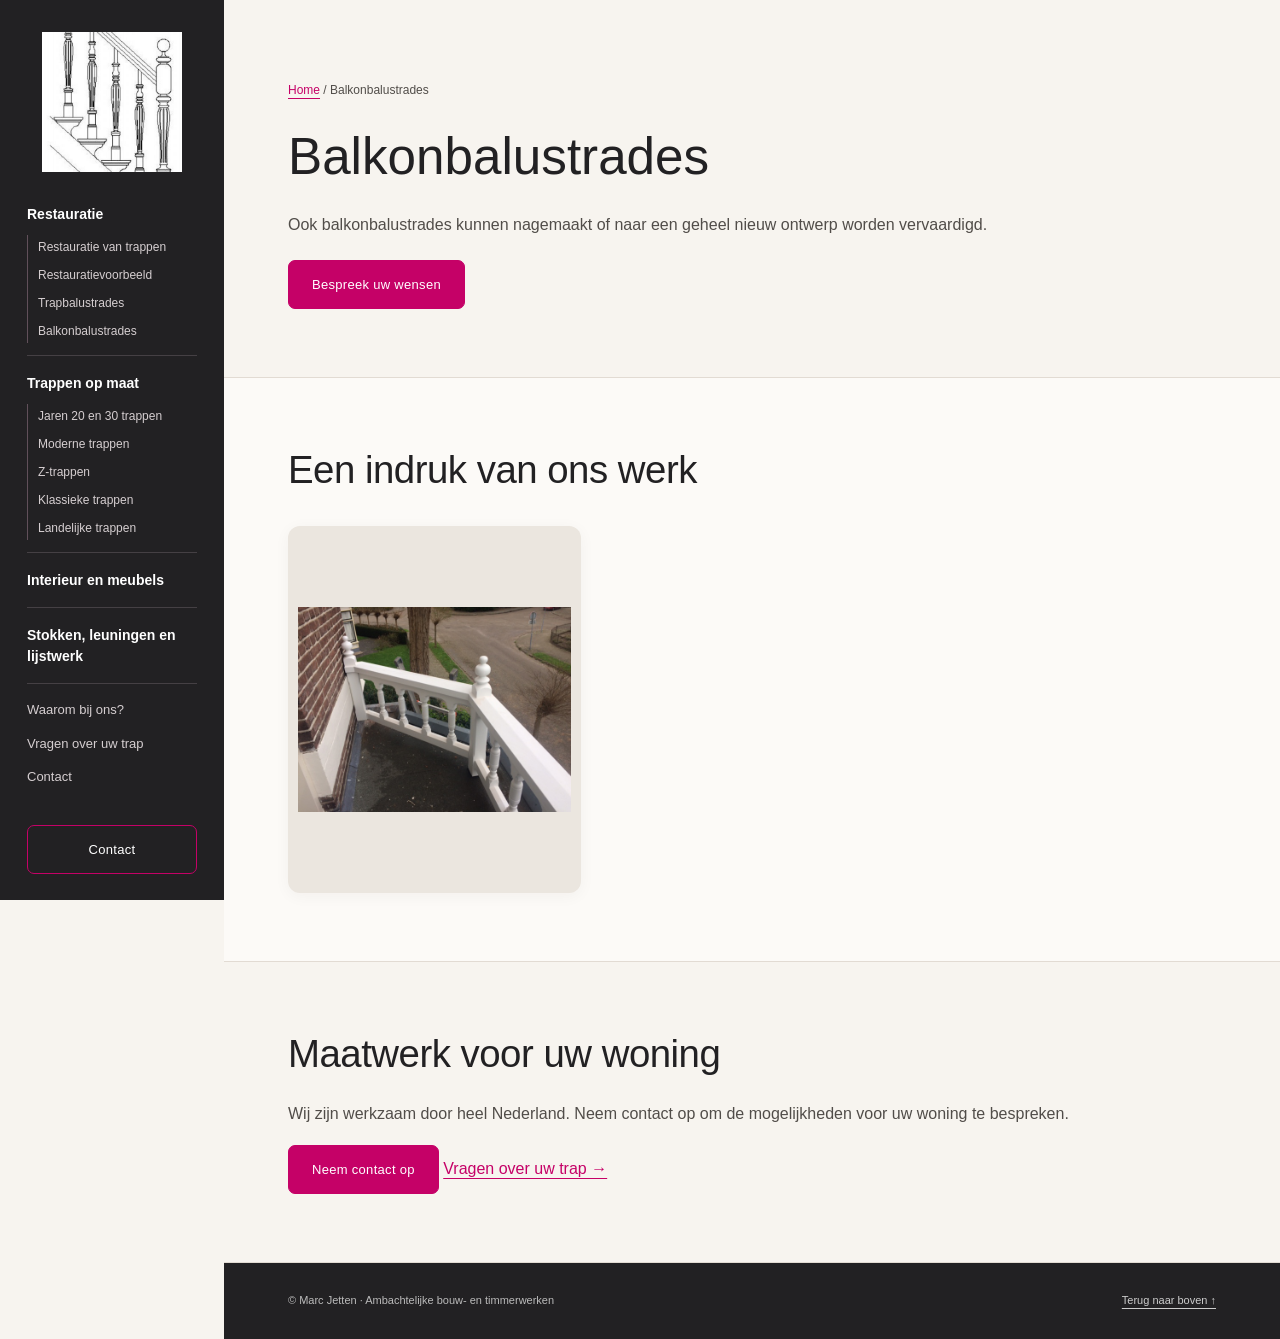
<file: balkonbalustrades.html>
<!doctype html>
<html lang="nl"><head><meta charset="utf-8"><meta name="viewport" content="width=device-width,initial-scale=1">
<title>Balkonbalustrades op maat | Marc Jetten</title>
<meta name="description" content="Ook balkonbalustrades kunnen nagemaakt of naar een geheel nieuw ontwerp worden vervaardigd.">
<meta name="robots" content="index,follow"><link rel="canonical" href="https://www.marcjetten.nl/balkonbalustrades.html"><meta name="theme-color" content="#141517">
<meta property="og:type" content="website"><meta property="og:locale" content="nl_NL"><meta property="og:title" content="Balkonbalustrades | Marc Jetten"><meta property="og:description" content="Ook balkonbalustrades kunnen nagemaakt of naar een geheel nieuw ontwerp worden vervaardigd.">
<link rel="stylesheet" href="styles.css"><script defer src="site.js"></script><script type="application/ld+json">{"@context": "https://schema.org", "@graph": [{"@context": "https://schema.org", "@type": "LocalBusiness", "@id": "https://www.marcjetten.nl/#bedrijf", "name": "Marc Jetten Ambachtelijke Bouw- & Timmerwerken", "url": "https://www.marcjetten.nl/", "description": "Ambachtelijke houten trappen op maat, traprestauratie, balustrades en timmerwerk. Werkzaam door heel Nederland.", "telephone": "+31648790851", "email": "info@marcjetten.nl", "address": {"@type": "PostalAddress", "streetAddress": "Didamseweg 146", "postalCode": "6902 PE", "addressLocality": "Zevenaar", "addressCountry": "NL"}, "hasOfferCatalog": {"@type": "OfferCatalog", "name": "Trappen en timmerwerk", "itemListElement": [{"@type": "Offer", "itemOffered": {"@type": "Service", "name": "Restauratie van trappen", "description": "Wij restaureren houten trappen, leuningen, balustrades en andere historische houten bouwdelen. Oorspronkelijke houtsoorten en ambachtelijke details geven richting aan het herstel. Van een beschadigde trede tot ontbrekend draaiwerk en/of snijwerk."}}, {"@type": "Offer", "itemOffered": {"@type": "Service", "name": "Trapbalustrades", "description": "Soms is in het verleden de oorspronkelijke balustrade van een trap verwijderd. Wij kunnen deze voor u in de originele staat terugbrengen."}}, {"@type": "Offer", "itemOffered": {"@type": "Service", "name": "Balkonbalustrades", "description": "Ook balkonbalustrades kunnen nagemaakt of naar een geheel nieuw ontwerp worden vervaardigd."}}, {"@type": "Offer", "itemOffered": {"@type": "Service", "name": "Jaren 20 en 30 trappen", "description": "Heeft u een huis uit de jaren 20 of 30 of wilt u die sfeer creëren? Deze trappen sluiten aan bij deze stijl. De trap kan naar uw wens van blank hout (bijvoorbeeld eiken of mahonie), volledig dekkend geschilderd of met een combinatie van witte en houten onderdelen worden uitgevoerd."}}, {"@type": "Offer", "itemOffered": {"@type": "Service", "name": "Moderne trappen", "description": "Voor een hedendaagse uitstraling worden de blank houten trappen gecombineerd met staal, rvs of glas. Profileringen zijn tot het uiterst noodzakelijke beperkt, zodat het hout goed tot zijn recht komt. Ook kan de draagconstructie van de treden tot een minimum beperkt worden of zelfs helemaal weggewerkt zijn in de muur."}}, {"@type": "Offer", "itemOffered": {"@type": "Service", "name": "Z-trappen", "description": ""}}, {"@type": "Offer", "itemOffered": {"@type": "Service", "name": "Klassieke trappen", "description": "Houdt u van een klassieke en tijdloze stijl met draai- en eventueel snijwerk? De trap kan ook uitgevoerd worden met balustrades van siersmeedwerk en/of gebogen bomen."}}, {"@type": "Offer", "itemOffered": {"@type": "Service", "name": "Landelijke trappen", "description": "Een landelijke trap ademt sfeer en gezelligheid uit. Deze rustieke trappen zijn in hun eenvoud een aanwinst voor uw huis. De landelijke trap wordt voornamelijk in eiken uitgevoerd."}}, {"@type": "Offer", "itemOffered": {"@type": "Service", "name": "Interieur en meubels", "description": "Van een tafel tot een kamer-en-suitekast of badkamermeubel: we maken houten meubels en betimmeringen op maat. Gebruik, beschikbare ruimte en de uitstraling van uw interieur bepalen het ontwerp, de materiaalkeuze en de afwerking."}}, {"@type": "Offer", "itemOffered": {"@type": "Service", "name": "Stokken, leuningen en lijstwerk", "description": "Wij vervaardigen geprofileerde betimmeringen en lijstwerk, nieuw of naar bestaand model. Ook voor leuningen in elk gewenst model en wrongstukken bent u bij ons aan het juiste adres. Verder zijn wij gespecialiseerd in het vervaardigen van ronde stokken en leuningen in elke gewenste houtsoort en diameter."}}]}, "areaServed": {"@type": "Country", "name": "Nederland"}}, {"@context": "https://schema.org", "@type": "Service", "name": "Balkonbalustrades", "description": "Ook balkonbalustrades kunnen nagemaakt of naar een geheel nieuw ontwerp worden vervaardigd.", "url": "https://www.marcjetten.nl/balkonbalustrades.html", "areaServed": {"@type": "Country", "name": "Nederland"}, "provider": {"@id": "https://www.marcjetten.nl/#bedrijf"}}]}</script></head>
<body><a class="skip" href="#inhoud">Naar de inhoud</a>
<header class="sidebar"><a class="brand" href="index.html#home" aria-label="Marc Jetten — home"><img src="assets/trapillustratie.png" alt="Trapillustratie Marc Jetten" width="140" height="140"></a>
<button class="menu-toggle" type="button" aria-controls="navigatie" aria-expanded="false">Menu</button><nav id="navigatie" aria-label="Hoofdnavigatie"><div class="nav-group"><a class="nav-heading" href="index.html#restauratie">Restauratie</a><div class="nav-items"><a href="index.html#restauratie">Restauratie van trappen</a><a href="index.html#projecten">Restauratievoorbeeld</a><a href="index.html#trapbalustrades">Trapbalustrades</a><a href="index.html#balkonbalustrades">Balkonbalustrades</a></div></div><div class="nav-group"><a class="nav-heading" href="index.html#nieuwe-trappen">Trappen op maat</a><div class="nav-items"><a href="index.html#jaren-20-en-30">Jaren 20 en 30 trappen</a><a href="index.html#moderne-trappen">Moderne trappen</a><a href="index.html#z-trappen">Z-trappen</a><a href="index.html#klassieke-trappen">Klassieke trappen</a><a href="index.html#landelijke-trappen">Landelijke trappen</a></div></div><div class="nav-group"><a class="nav-heading" href="index.html#interieur-en-meubels">Interieur en meubels</a><div class="nav-items"></div></div><div class="nav-group"><a class="nav-heading" href="index.html#leuningen-en-lijstwerk">Stokken, leuningen en lijstwerk</a><div class="nav-items"></div></div><a href="index.html#waarom-bij-ons">Waarom bij ons?</a><a href="index.html#klantvragen">Vragen over uw trap</a><a href="index.html#contact">Contact</a></nav><a class="contact-button" href="index.html#contact">Contact</a></header>
<main id="inhoud"><section class="section service-heading" id="balkonbalustrades"><p><a href="index.html">Home</a> / Balkonbalustrades</p><h1>Balkonbalustrades</h1><p class="intro">Ook balkonbalustrades kunnen nagemaakt of naar een geheel nieuw ontwerp worden vervaardigd.</p><a class="button" href="index.html#contact">Bespreek uw wensen</a></section><section class="section"><h2>Een indruk van ons werk</h2><div class="gallery"><figure class="photo photo--contain"><a href="fotos/Balkon%20en%20traphekken/IMG_5514.JPG" target="_blank" rel="noopener" aria-label="Balkonbalustrades — maatwerk van Marc Jetten — vergroot foto"><img src="fotos/Balkon%20en%20traphekken/IMG_5514.JPG" alt="Balkonbalustrades — maatwerk van Marc Jetten" style="object-position:50% 50%" loading="lazy" decoding="async" width="480" height="600"></a></figure></div></section><section class="section"><h2>Maatwerk voor uw woning</h2><p>Wij zijn werkzaam door heel Nederland. Neem contact op om de mogelijkheden voor uw woning te bespreken.</p><a class="button" href="index.html#contact">Neem contact op</a> <a href="index.html#klantvragen">Vragen over uw trap →</a></section></main>
<footer><span>© Marc Jetten · Ambachtelijke bouw- en timmerwerken</span><a href="index.html#home">Terug naar boven ↑</a></footer>
<dialog id="foto-viewer" aria-label="Fotovergrootglas"><button class="close" type="button" aria-label="Sluit foto">Sluiten ×</button><div class="viewer"><button class="previous" type="button" aria-label="Vorige foto">←</button><img alt=""><button class="next" type="button" aria-label="Volgende foto">→</button></div><p class="caption" aria-live="polite"></p></dialog></body></html>
</file>
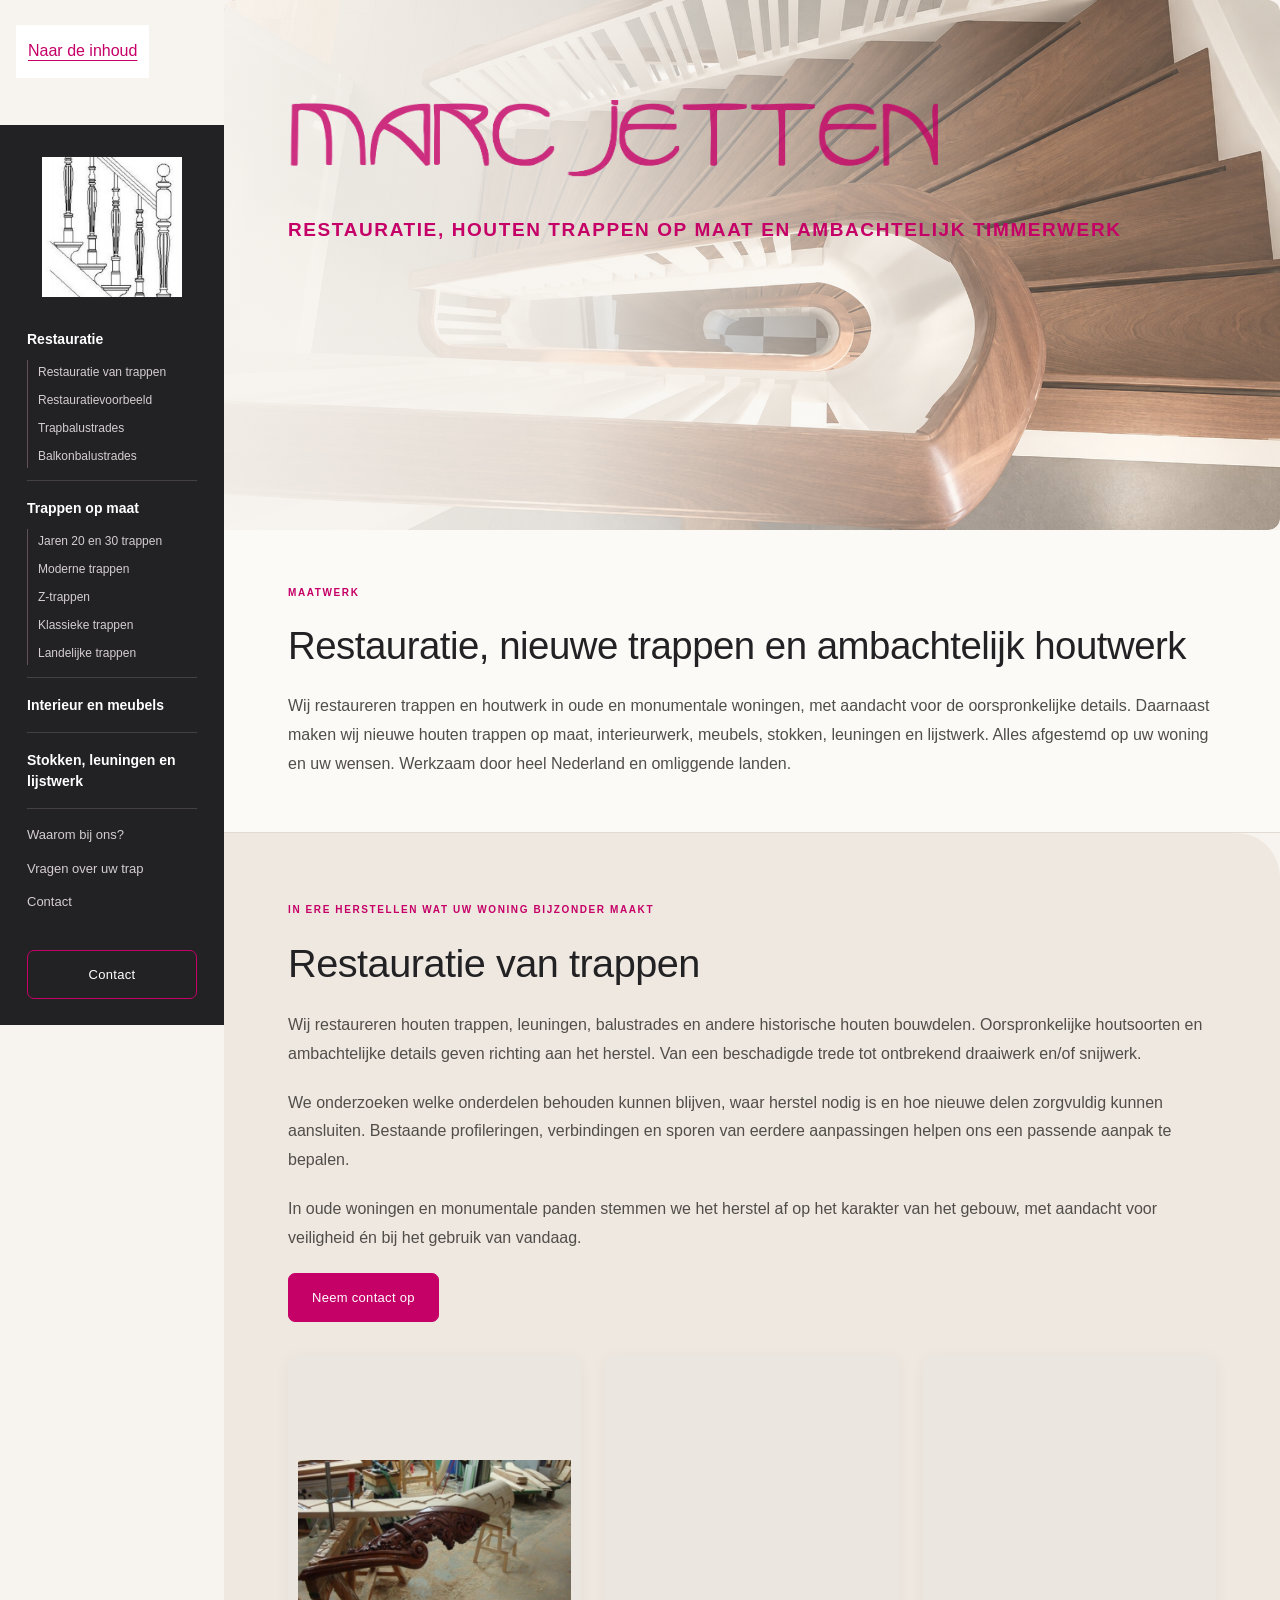
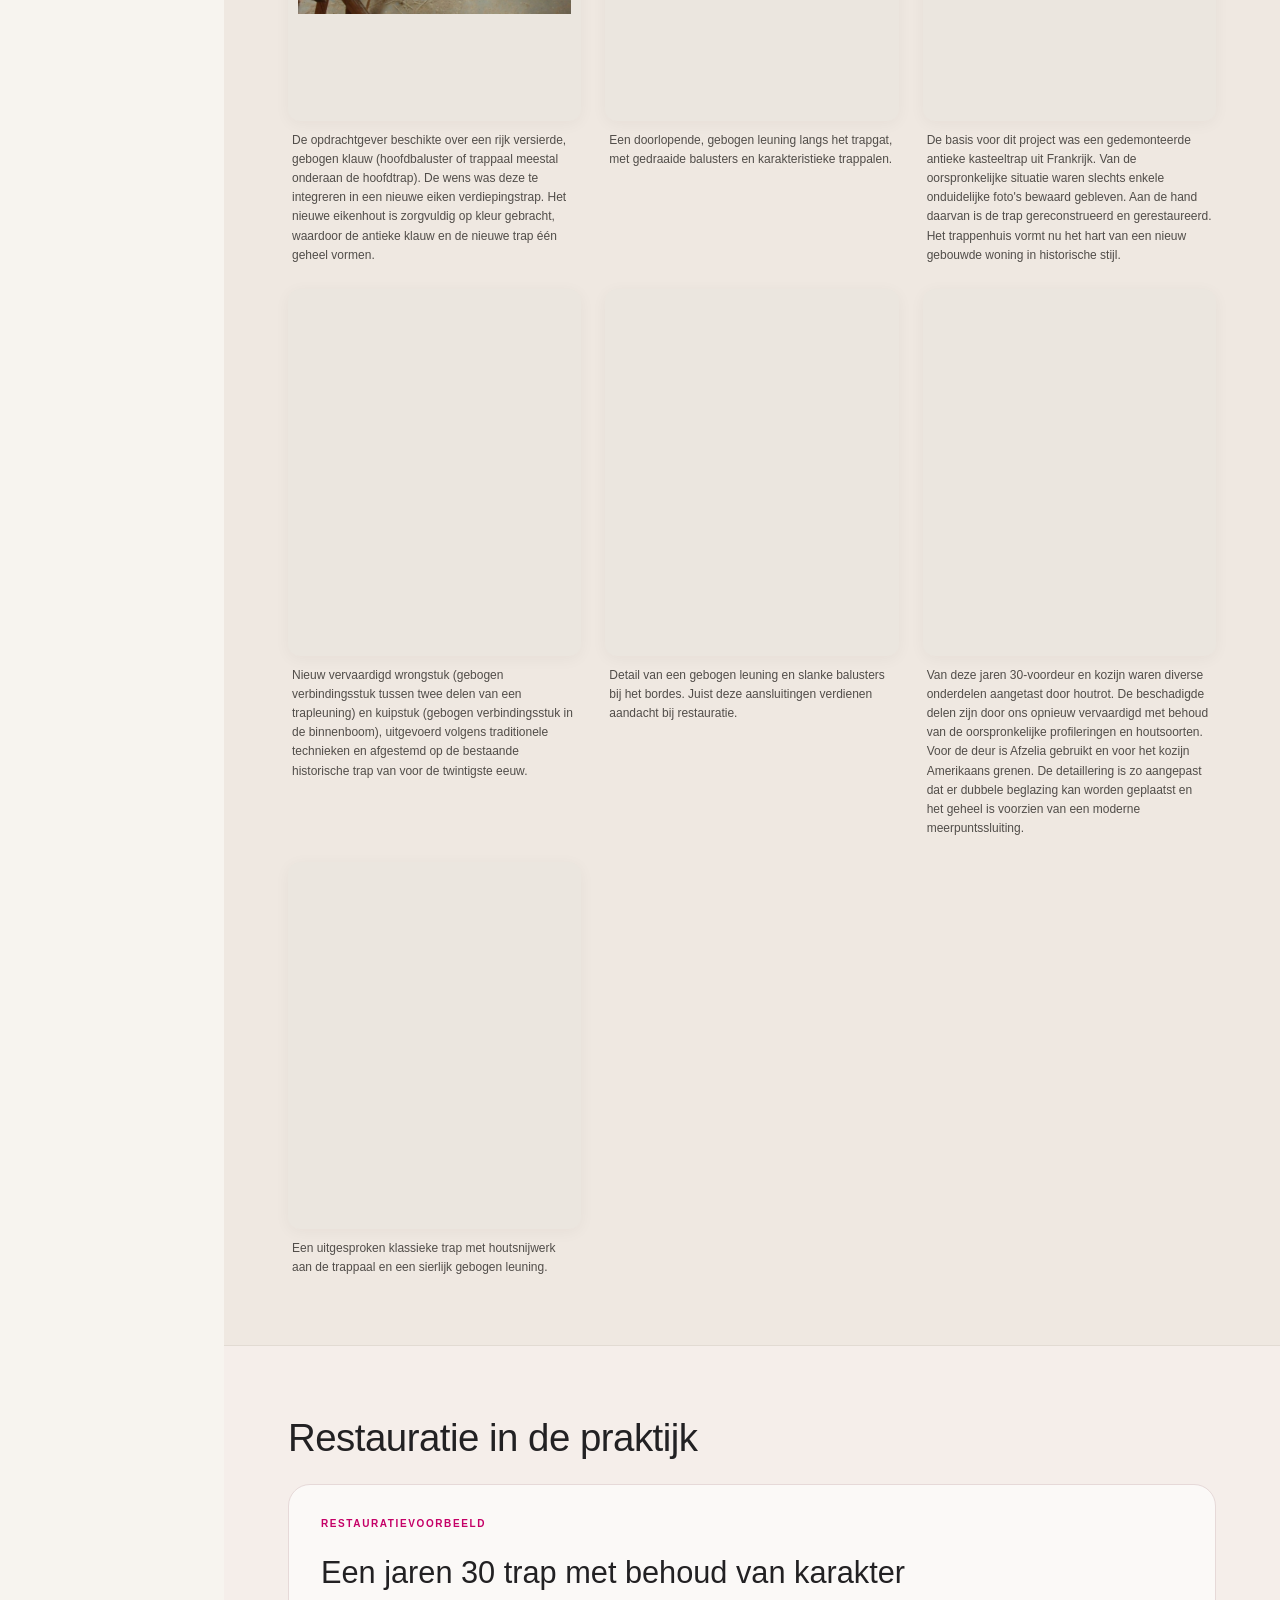
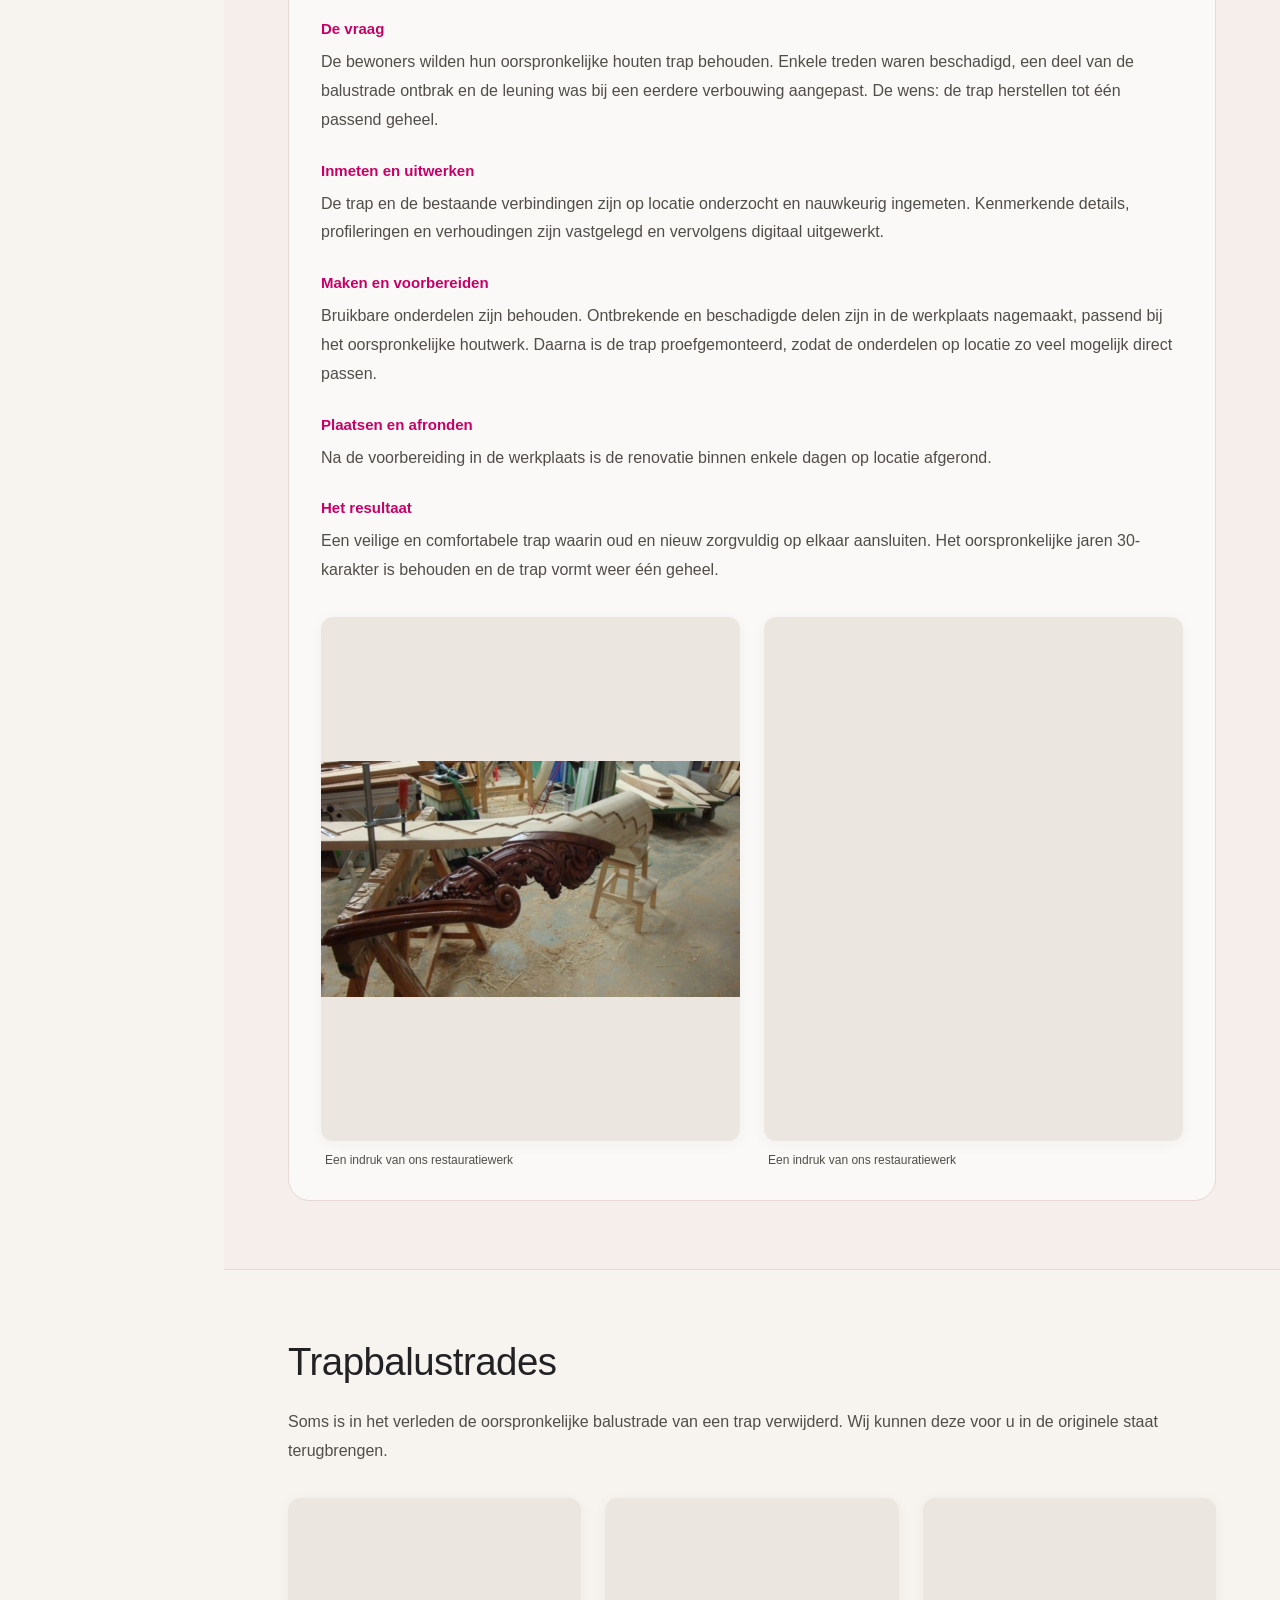
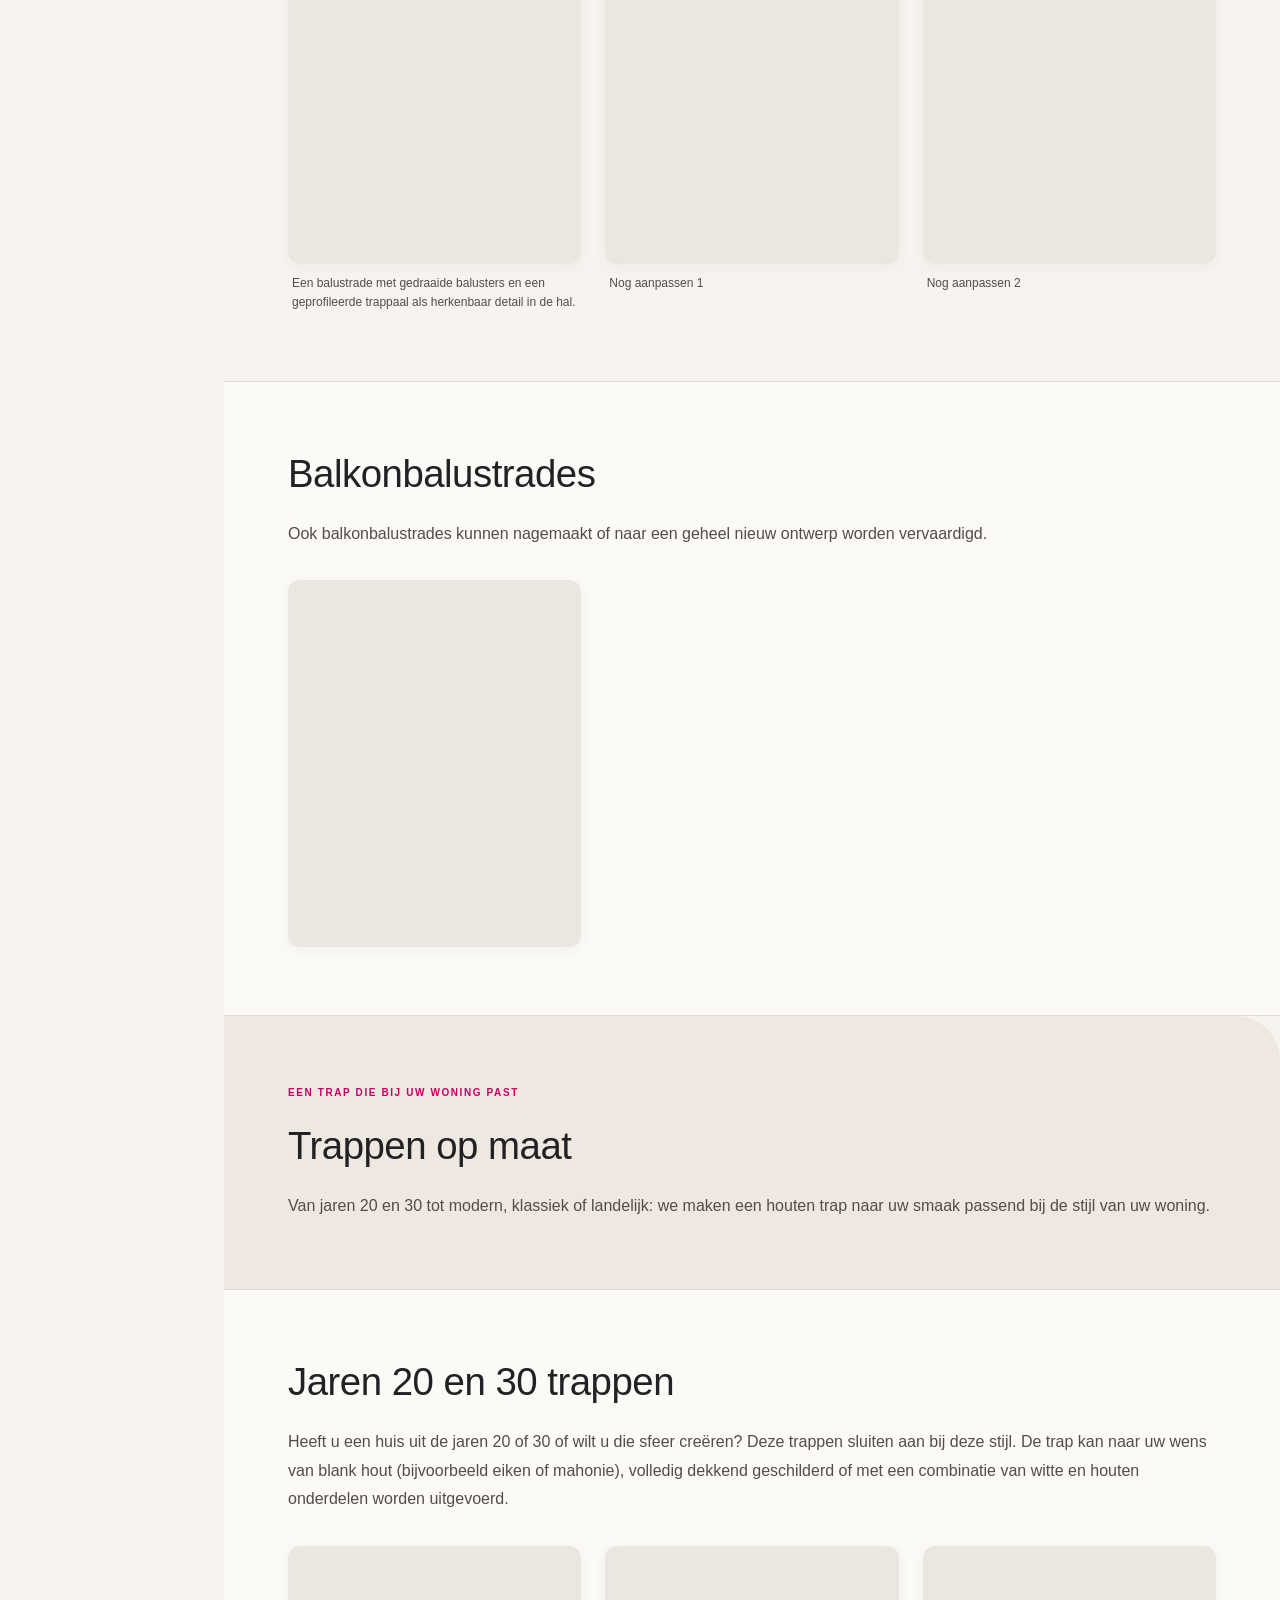
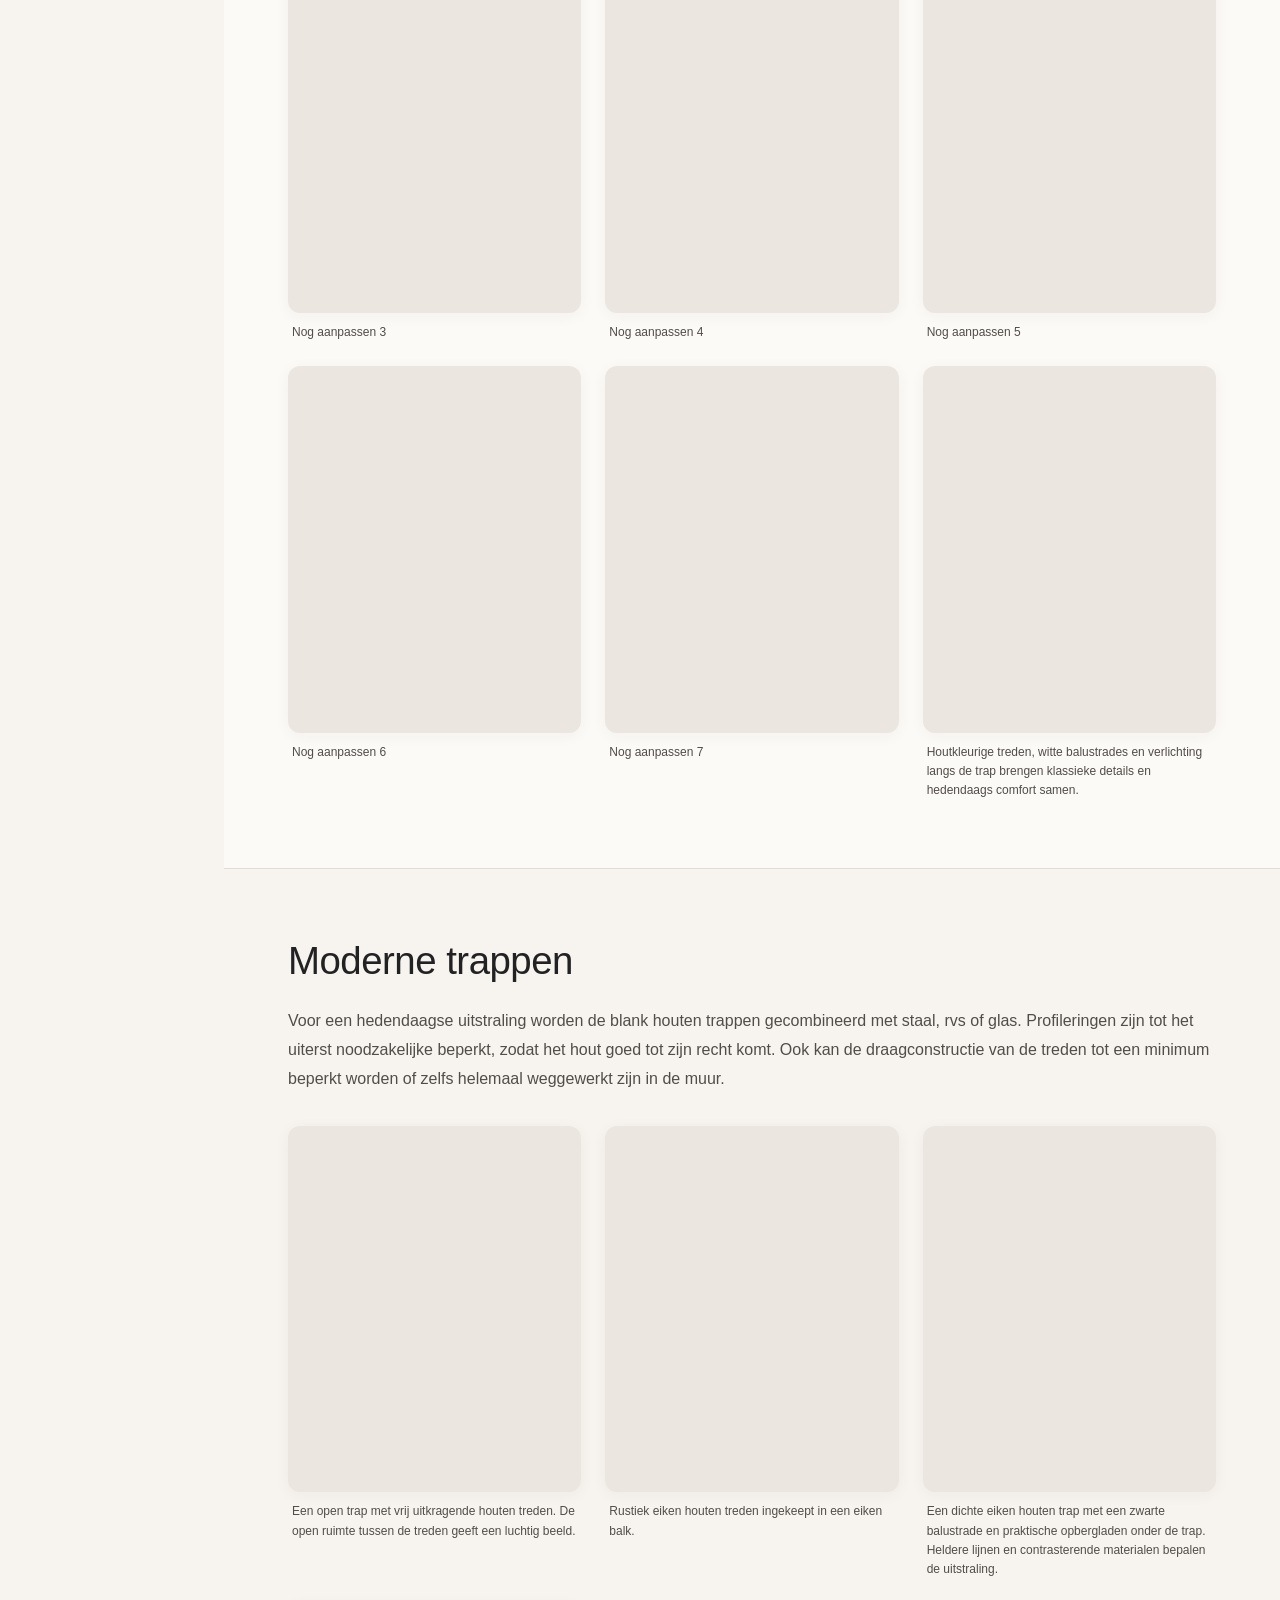
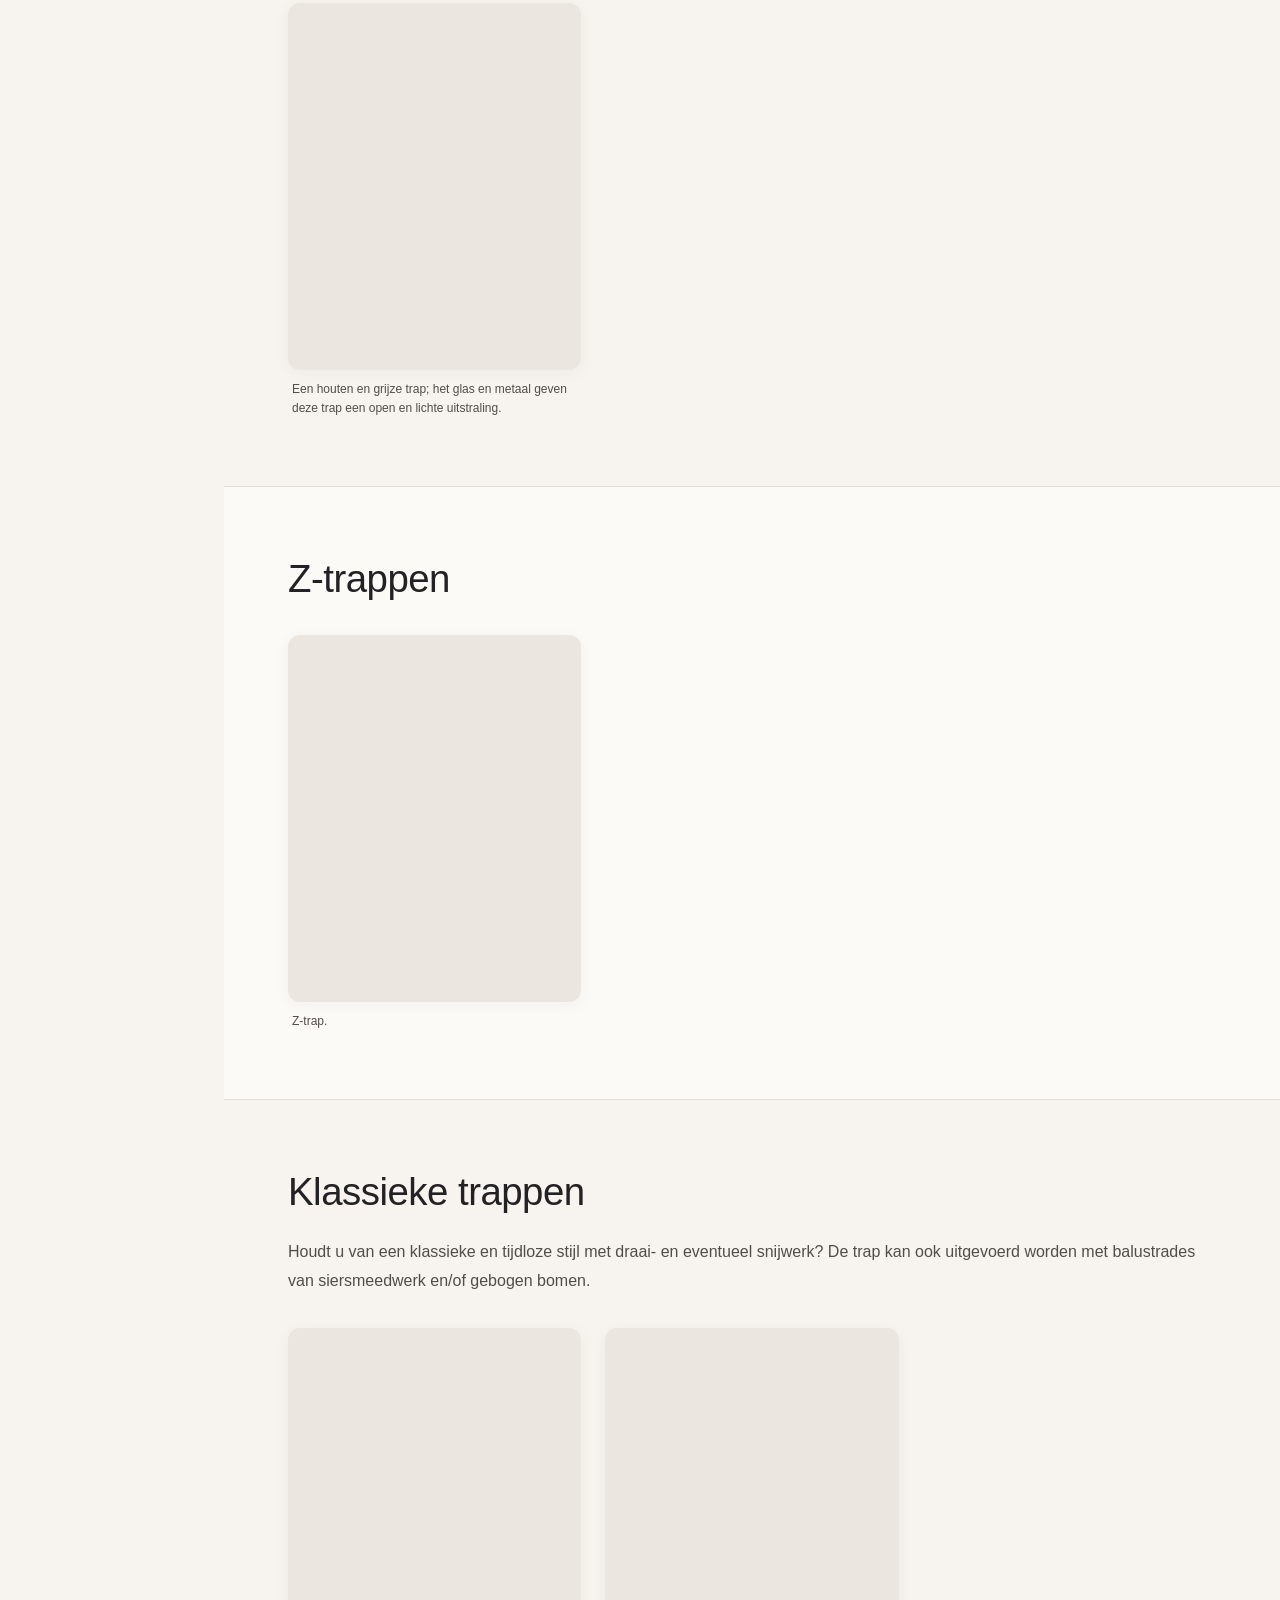
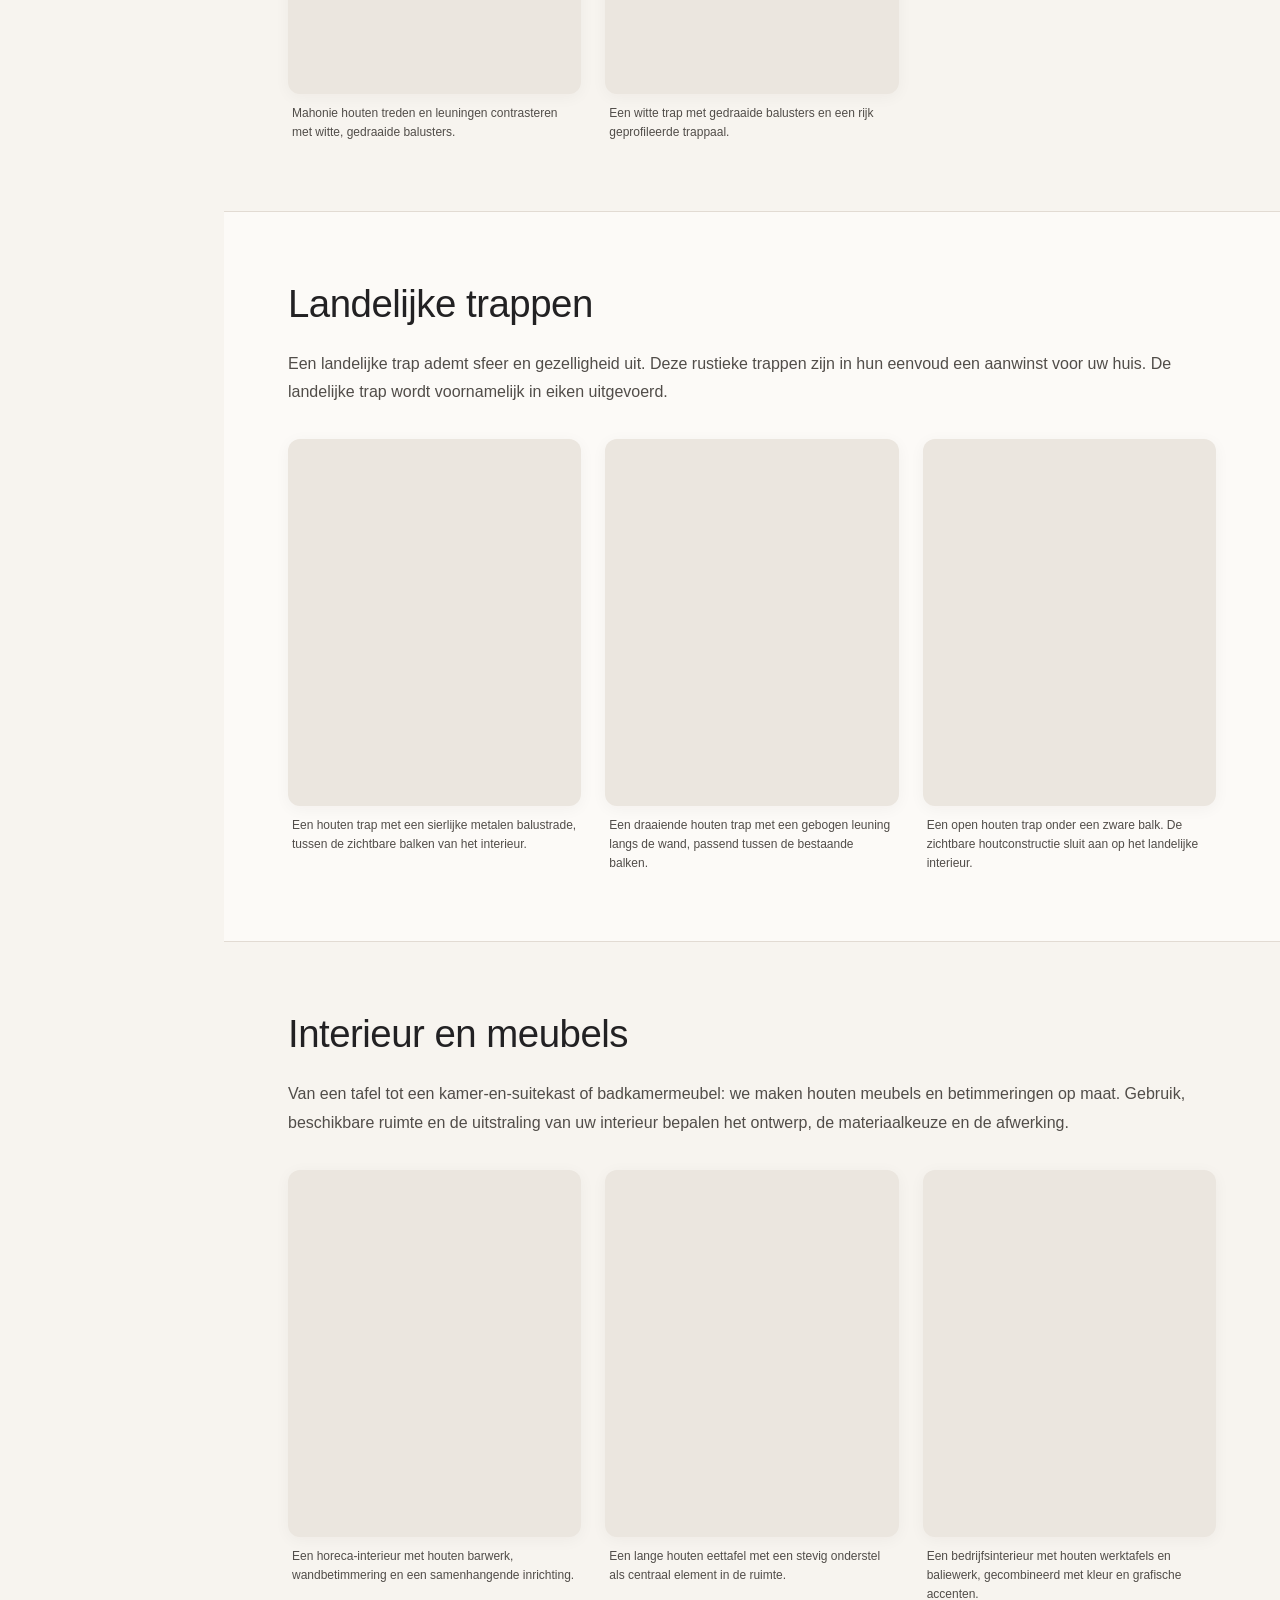
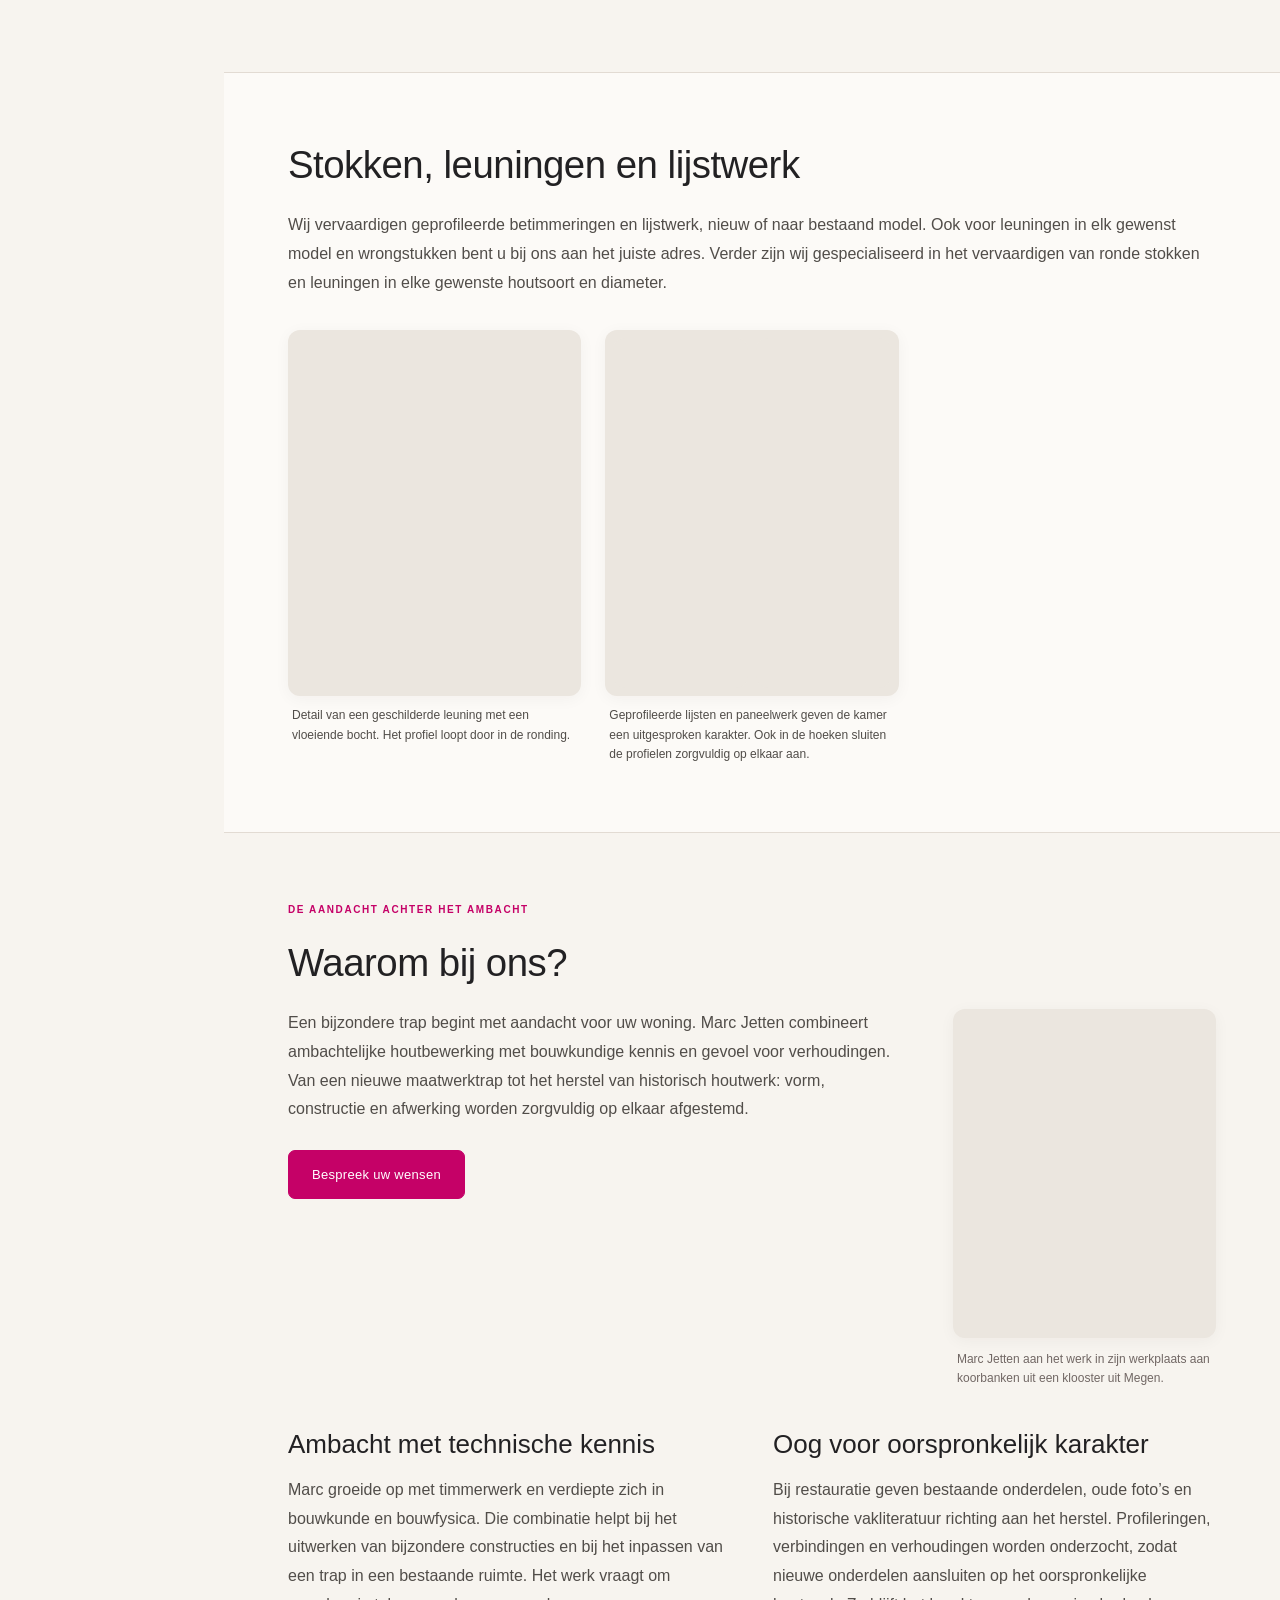
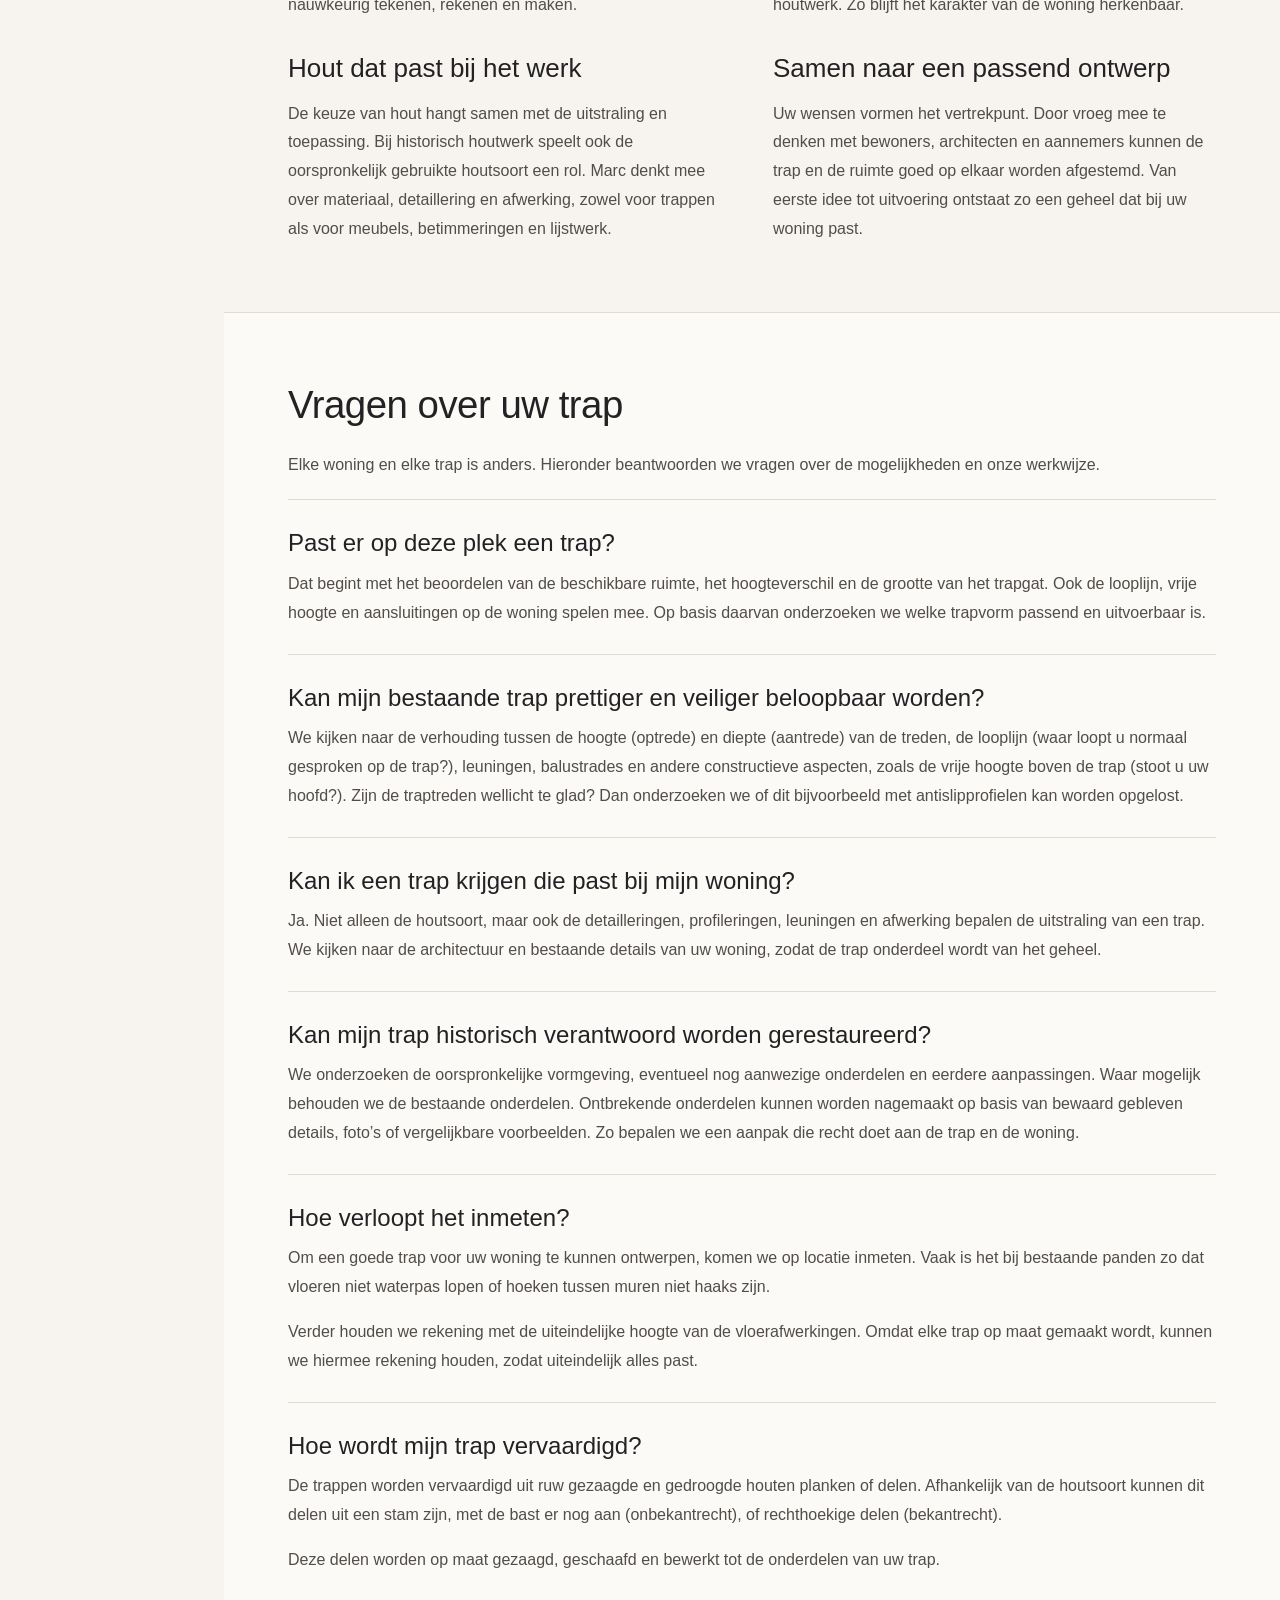
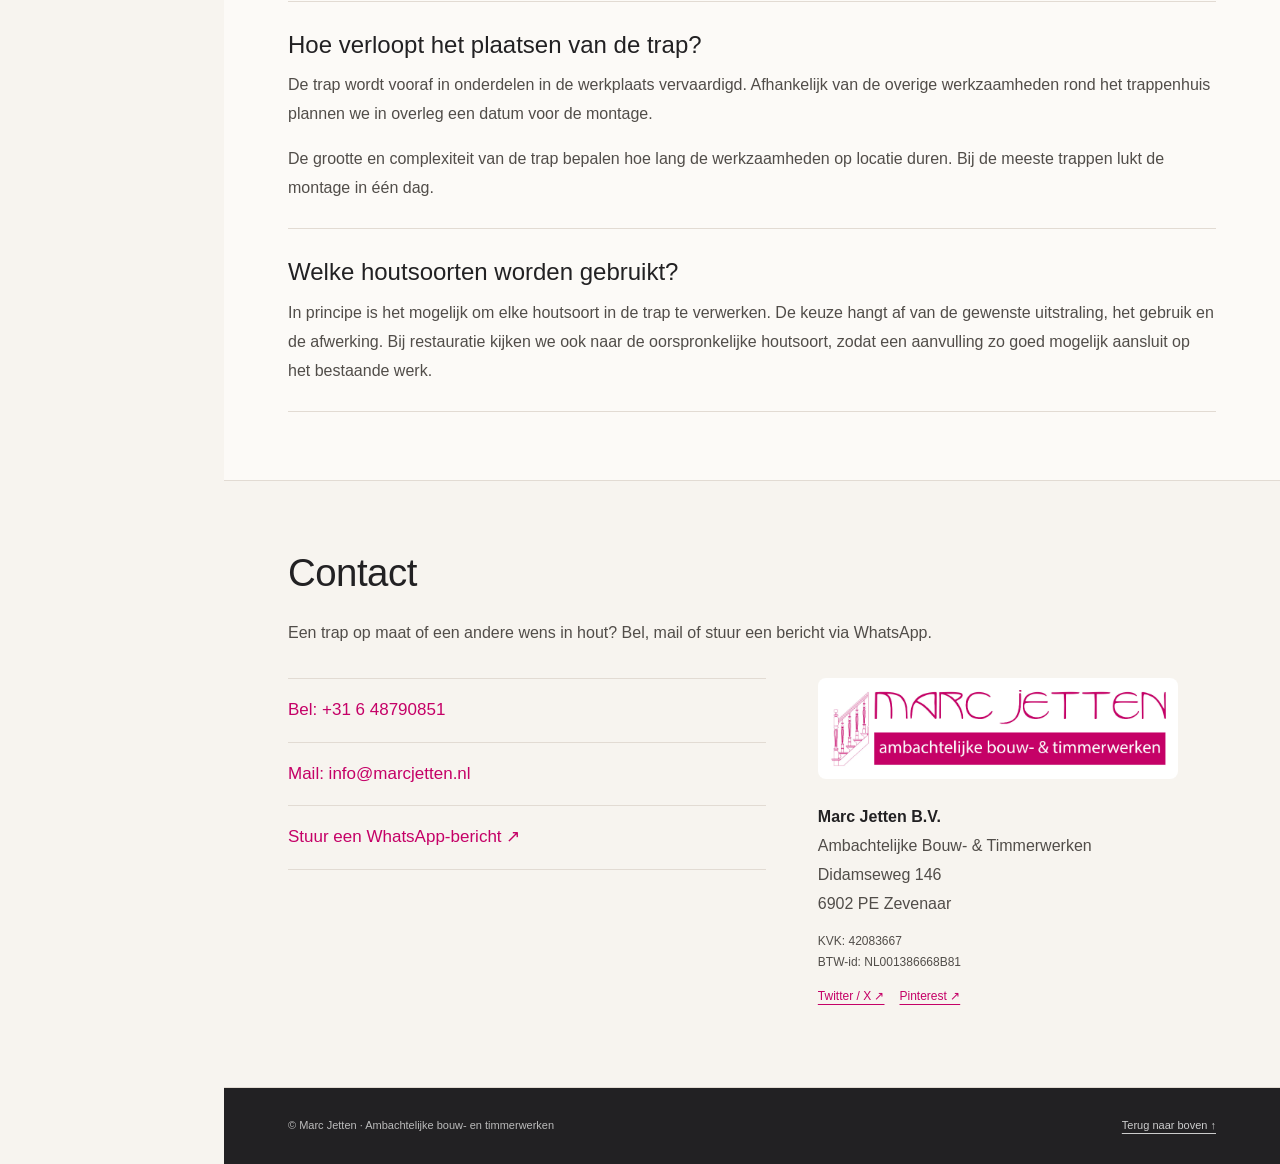
<file: balustrades.html>
<!doctype html><html lang="nl"><head><meta charset="utf-8"><meta name="robots" content="noindex"><meta http-equiv="refresh" content="0;url=index.html#trapbalustrades"><title>Trapbalustrades | Marc Jetten</title></head><body><a href="index.html#trapbalustrades">Trapbalustrades</a> · <a href="index.html#balkonbalustrades">Balkonbalustrades</a></body></html>
</file>
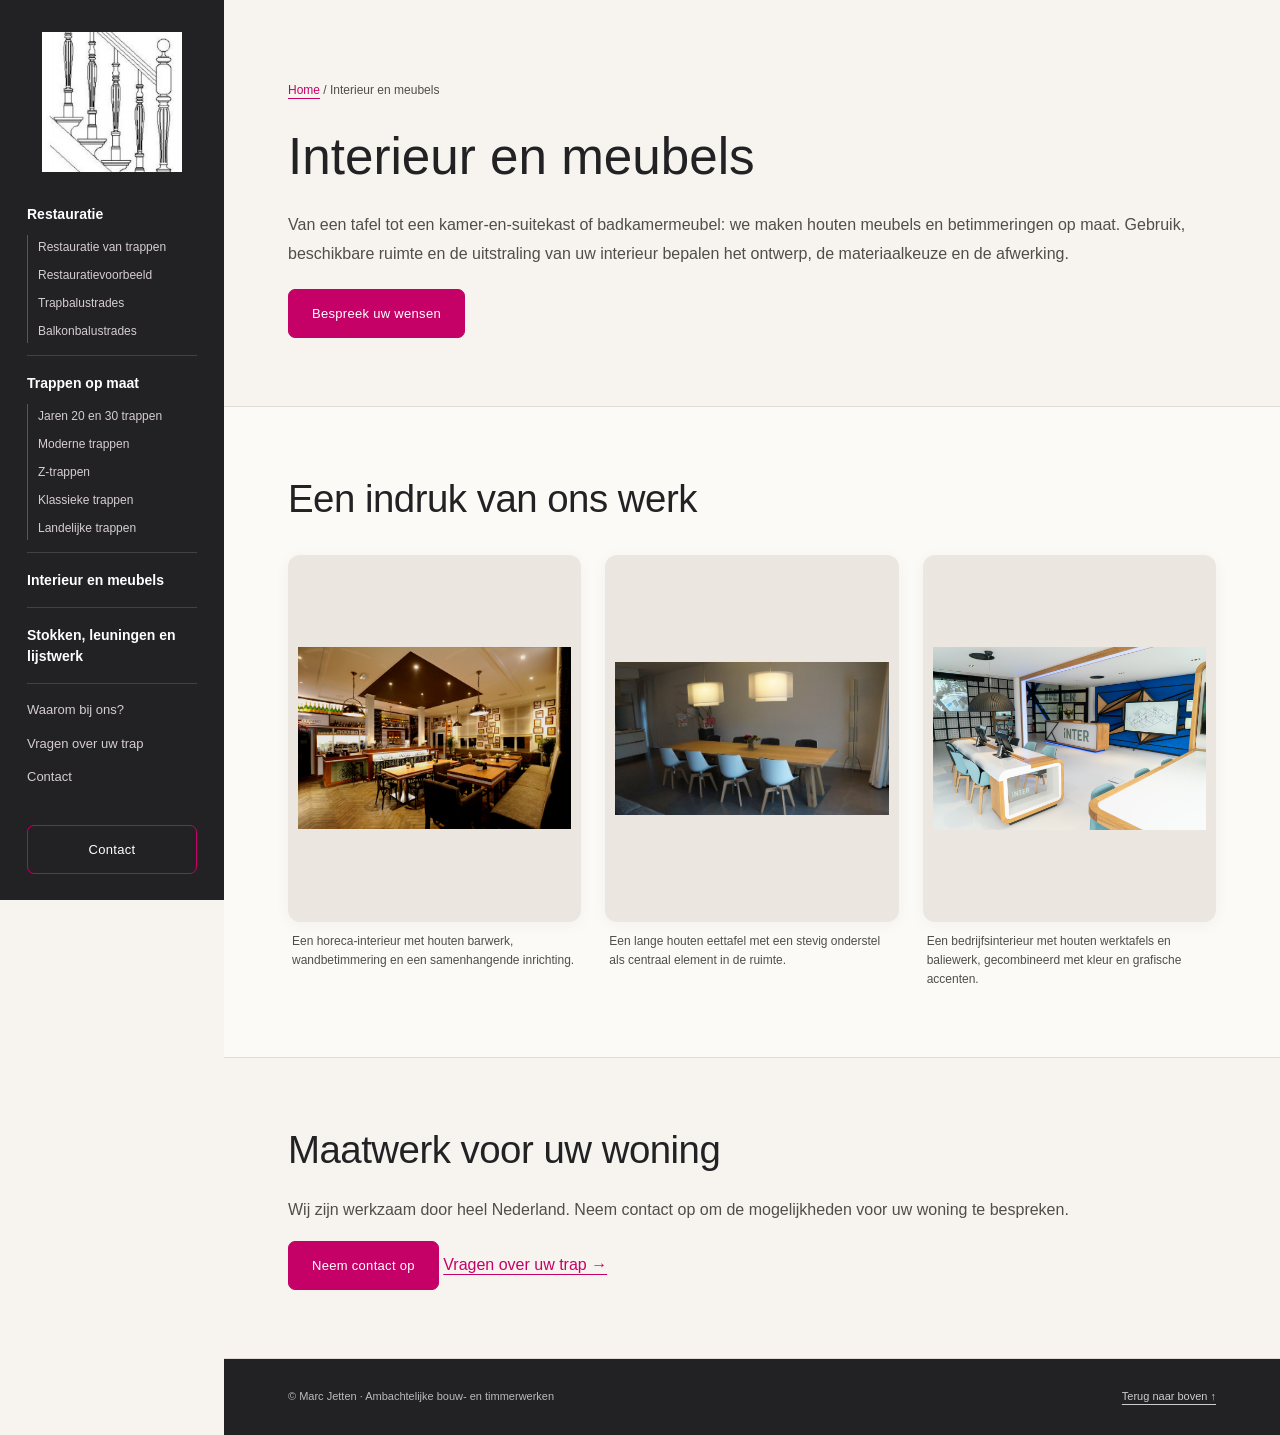
<file: interieur-en-meubels.html>
<!doctype html>
<html lang="nl"><head><meta charset="utf-8"><meta name="viewport" content="width=device-width,initial-scale=1">
<title>Interieur en meubels op maat | Marc Jetten</title>
<meta name="description" content="Van een tafel tot een kamer-en-suitekast of badkamermeubel: we maken houten meubels en betimmeringen op maat. Gebruik, beschikbare ruimte en de uitstraling van uw interieur bepalen het ontwerp, de materiaalkeuze en de afwerking.">
<meta name="robots" content="index,follow"><link rel="canonical" href="https://www.marcjetten.nl/interieur-en-meubels.html"><meta name="theme-color" content="#141517">
<meta property="og:type" content="website"><meta property="og:locale" content="nl_NL"><meta property="og:title" content="Interieur en meubels | Marc Jetten"><meta property="og:description" content="Van een tafel tot een kamer-en-suitekast of badkamermeubel: we maken houten meubels en betimmeringen op maat. Gebruik, beschikbare ruimte en de uitstraling van uw interieur bepalen het ontwerp, de materiaalkeuze en de afwerking.">
<link rel="stylesheet" href="styles.css"><script defer src="site.js"></script><script type="application/ld+json">{"@context": "https://schema.org", "@graph": [{"@context": "https://schema.org", "@type": "LocalBusiness", "@id": "https://www.marcjetten.nl/#bedrijf", "name": "Marc Jetten Ambachtelijke Bouw- & Timmerwerken", "url": "https://www.marcjetten.nl/", "description": "Ambachtelijke houten trappen op maat, traprestauratie, balustrades en timmerwerk. Werkzaam door heel Nederland.", "telephone": "+31648790851", "email": "info@marcjetten.nl", "address": {"@type": "PostalAddress", "streetAddress": "Didamseweg 146", "postalCode": "6902 PE", "addressLocality": "Zevenaar", "addressCountry": "NL"}, "hasOfferCatalog": {"@type": "OfferCatalog", "name": "Trappen en timmerwerk", "itemListElement": [{"@type": "Offer", "itemOffered": {"@type": "Service", "name": "Restauratie van trappen", "description": "Wij restaureren houten trappen, leuningen, balustrades en andere historische houten bouwdelen. Oorspronkelijke houtsoorten en ambachtelijke details geven richting aan het herstel. Van een beschadigde trede tot ontbrekend draaiwerk en/of snijwerk."}}, {"@type": "Offer", "itemOffered": {"@type": "Service", "name": "Trapbalustrades", "description": "Soms is in het verleden de oorspronkelijke balustrade van een trap verwijderd. Wij kunnen deze voor u in de originele staat terugbrengen."}}, {"@type": "Offer", "itemOffered": {"@type": "Service", "name": "Balkonbalustrades", "description": "Ook balkonbalustrades kunnen nagemaakt of naar een geheel nieuw ontwerp worden vervaardigd."}}, {"@type": "Offer", "itemOffered": {"@type": "Service", "name": "Jaren 20 en 30 trappen", "description": "Heeft u een huis uit de jaren 20 of 30 of wilt u die sfeer creëren? Deze trappen sluiten aan bij deze stijl. De trap kan naar uw wens van blank hout (bijvoorbeeld eiken of mahonie), volledig dekkend geschilderd of met een combinatie van witte en houten onderdelen worden uitgevoerd."}}, {"@type": "Offer", "itemOffered": {"@type": "Service", "name": "Moderne trappen", "description": "Voor een hedendaagse uitstraling worden de blank houten trappen gecombineerd met staal, rvs of glas. Profileringen zijn tot het uiterst noodzakelijke beperkt, zodat het hout goed tot zijn recht komt. Ook kan de draagconstructie van de treden tot een minimum beperkt worden of zelfs helemaal weggewerkt zijn in de muur."}}, {"@type": "Offer", "itemOffered": {"@type": "Service", "name": "Z-trappen", "description": ""}}, {"@type": "Offer", "itemOffered": {"@type": "Service", "name": "Klassieke trappen", "description": "Houdt u van een klassieke en tijdloze stijl met draai- en eventueel snijwerk? De trap kan ook uitgevoerd worden met balustrades van siersmeedwerk en/of gebogen bomen."}}, {"@type": "Offer", "itemOffered": {"@type": "Service", "name": "Landelijke trappen", "description": "Een landelijke trap ademt sfeer en gezelligheid uit. Deze rustieke trappen zijn in hun eenvoud een aanwinst voor uw huis. De landelijke trap wordt voornamelijk in eiken uitgevoerd."}}, {"@type": "Offer", "itemOffered": {"@type": "Service", "name": "Interieur en meubels", "description": "Van een tafel tot een kamer-en-suitekast of badkamermeubel: we maken houten meubels en betimmeringen op maat. Gebruik, beschikbare ruimte en de uitstraling van uw interieur bepalen het ontwerp, de materiaalkeuze en de afwerking."}}, {"@type": "Offer", "itemOffered": {"@type": "Service", "name": "Stokken, leuningen en lijstwerk", "description": "Wij vervaardigen geprofileerde betimmeringen en lijstwerk, nieuw of naar bestaand model. Ook voor leuningen in elk gewenst model en wrongstukken bent u bij ons aan het juiste adres. Verder zijn wij gespecialiseerd in het vervaardigen van ronde stokken en leuningen in elke gewenste houtsoort en diameter."}}]}, "areaServed": {"@type": "Country", "name": "Nederland"}}, {"@context": "https://schema.org", "@type": "Service", "name": "Interieur en meubels", "description": "Van een tafel tot een kamer-en-suitekast of badkamermeubel: we maken houten meubels en betimmeringen op maat. Gebruik, beschikbare ruimte en de uitstraling van uw interieur bepalen het ontwerp, de materiaalkeuze en de afwerking.", "url": "https://www.marcjetten.nl/interieur-en-meubels.html", "areaServed": {"@type": "Country", "name": "Nederland"}, "provider": {"@id": "https://www.marcjetten.nl/#bedrijf"}}]}</script></head>
<body><a class="skip" href="#inhoud">Naar de inhoud</a>
<header class="sidebar"><a class="brand" href="index.html#home" aria-label="Marc Jetten — home"><img src="assets/trapillustratie.png" alt="Trapillustratie Marc Jetten" width="140" height="140"></a>
<button class="menu-toggle" type="button" aria-controls="navigatie" aria-expanded="false">Menu</button><nav id="navigatie" aria-label="Hoofdnavigatie"><div class="nav-group"><a class="nav-heading" href="index.html#restauratie">Restauratie</a><div class="nav-items"><a href="index.html#restauratie">Restauratie van trappen</a><a href="index.html#projecten">Restauratievoorbeeld</a><a href="index.html#trapbalustrades">Trapbalustrades</a><a href="index.html#balkonbalustrades">Balkonbalustrades</a></div></div><div class="nav-group"><a class="nav-heading" href="index.html#nieuwe-trappen">Trappen op maat</a><div class="nav-items"><a href="index.html#jaren-20-en-30">Jaren 20 en 30 trappen</a><a href="index.html#moderne-trappen">Moderne trappen</a><a href="index.html#z-trappen">Z-trappen</a><a href="index.html#klassieke-trappen">Klassieke trappen</a><a href="index.html#landelijke-trappen">Landelijke trappen</a></div></div><div class="nav-group"><a class="nav-heading" href="index.html#interieur-en-meubels">Interieur en meubels</a><div class="nav-items"></div></div><div class="nav-group"><a class="nav-heading" href="index.html#leuningen-en-lijstwerk">Stokken, leuningen en lijstwerk</a><div class="nav-items"></div></div><a href="index.html#waarom-bij-ons">Waarom bij ons?</a><a href="index.html#klantvragen">Vragen over uw trap</a><a href="index.html#contact">Contact</a></nav><a class="contact-button" href="index.html#contact">Contact</a></header>
<main id="inhoud"><section class="section service-heading" id="interieur-en-meubels"><p><a href="index.html">Home</a> / Interieur en meubels</p><h1>Interieur en meubels</h1><p class="intro">Van een tafel tot een kamer-en-suitekast of badkamermeubel: we maken houten meubels en betimmeringen op maat. Gebruik, beschikbare ruimte en de uitstraling van uw interieur bepalen het ontwerp, de materiaalkeuze en de afwerking.</p><a class="button" href="index.html#contact">Bespreek uw wensen</a></section><section class="section"><h2>Een indruk van ons werk</h2><div class="gallery"><figure class="photo photo--contain"><a href="fotos/Interieur%20en%20meubels/18.jpg" target="_blank" rel="noopener" aria-label="Interieur en meubels — maatwerk van Marc Jetten — vergroot foto"><img src="fotos/Interieur%20en%20meubels/18.jpg" alt="Interieur en meubels — maatwerk van Marc Jetten" style="object-position:50% 50%" loading="lazy" decoding="async" width="480" height="600"></a><figcaption>Een horeca-interieur met houten barwerk, wandbetimmering en een samenhangende inrichting.</figcaption></figure><figure class="photo photo--contain"><a href="fotos/Interieur%20en%20meubels/DSC00945%20%281%29.jpg" target="_blank" rel="noopener" aria-label="Interieur en meubels — maatwerk van Marc Jetten — vergroot foto"><img src="fotos/Interieur%20en%20meubels/DSC00945%20%281%29.jpg" alt="Interieur en meubels — maatwerk van Marc Jetten" style="object-position:50% 50%" loading="lazy" decoding="async" width="480" height="600"></a><figcaption>Een lange houten eettafel met een stevig onderstel als centraal element in de ruimte.</figcaption></figure><figure class="photo photo--contain"><a href="fotos/Interieur%20en%20meubels/DSC05929.jpg" target="_blank" rel="noopener" aria-label="Interieur en meubels — maatwerk van Marc Jetten — vergroot foto"><img src="fotos/Interieur%20en%20meubels/DSC05929.jpg" alt="Interieur en meubels — maatwerk van Marc Jetten" style="object-position:50% 50%" loading="lazy" decoding="async" width="480" height="600"></a><figcaption>Een bedrijfsinterieur met houten werktafels en baliewerk, gecombineerd met kleur en grafische accenten.</figcaption></figure></div></section><section class="section"><h2>Maatwerk voor uw woning</h2><p>Wij zijn werkzaam door heel Nederland. Neem contact op om de mogelijkheden voor uw woning te bespreken.</p><a class="button" href="index.html#contact">Neem contact op</a> <a href="index.html#klantvragen">Vragen over uw trap →</a></section></main>
<footer><span>© Marc Jetten · Ambachtelijke bouw- en timmerwerken</span><a href="index.html#home">Terug naar boven ↑</a></footer>
<dialog id="foto-viewer" aria-label="Fotovergrootglas"><button class="close" type="button" aria-label="Sluit foto">Sluiten ×</button><div class="viewer"><button class="previous" type="button" aria-label="Vorige foto">←</button><img alt=""><button class="next" type="button" aria-label="Volgende foto">→</button></div><p class="caption" aria-live="polite"></p></dialog></body></html>
</file>
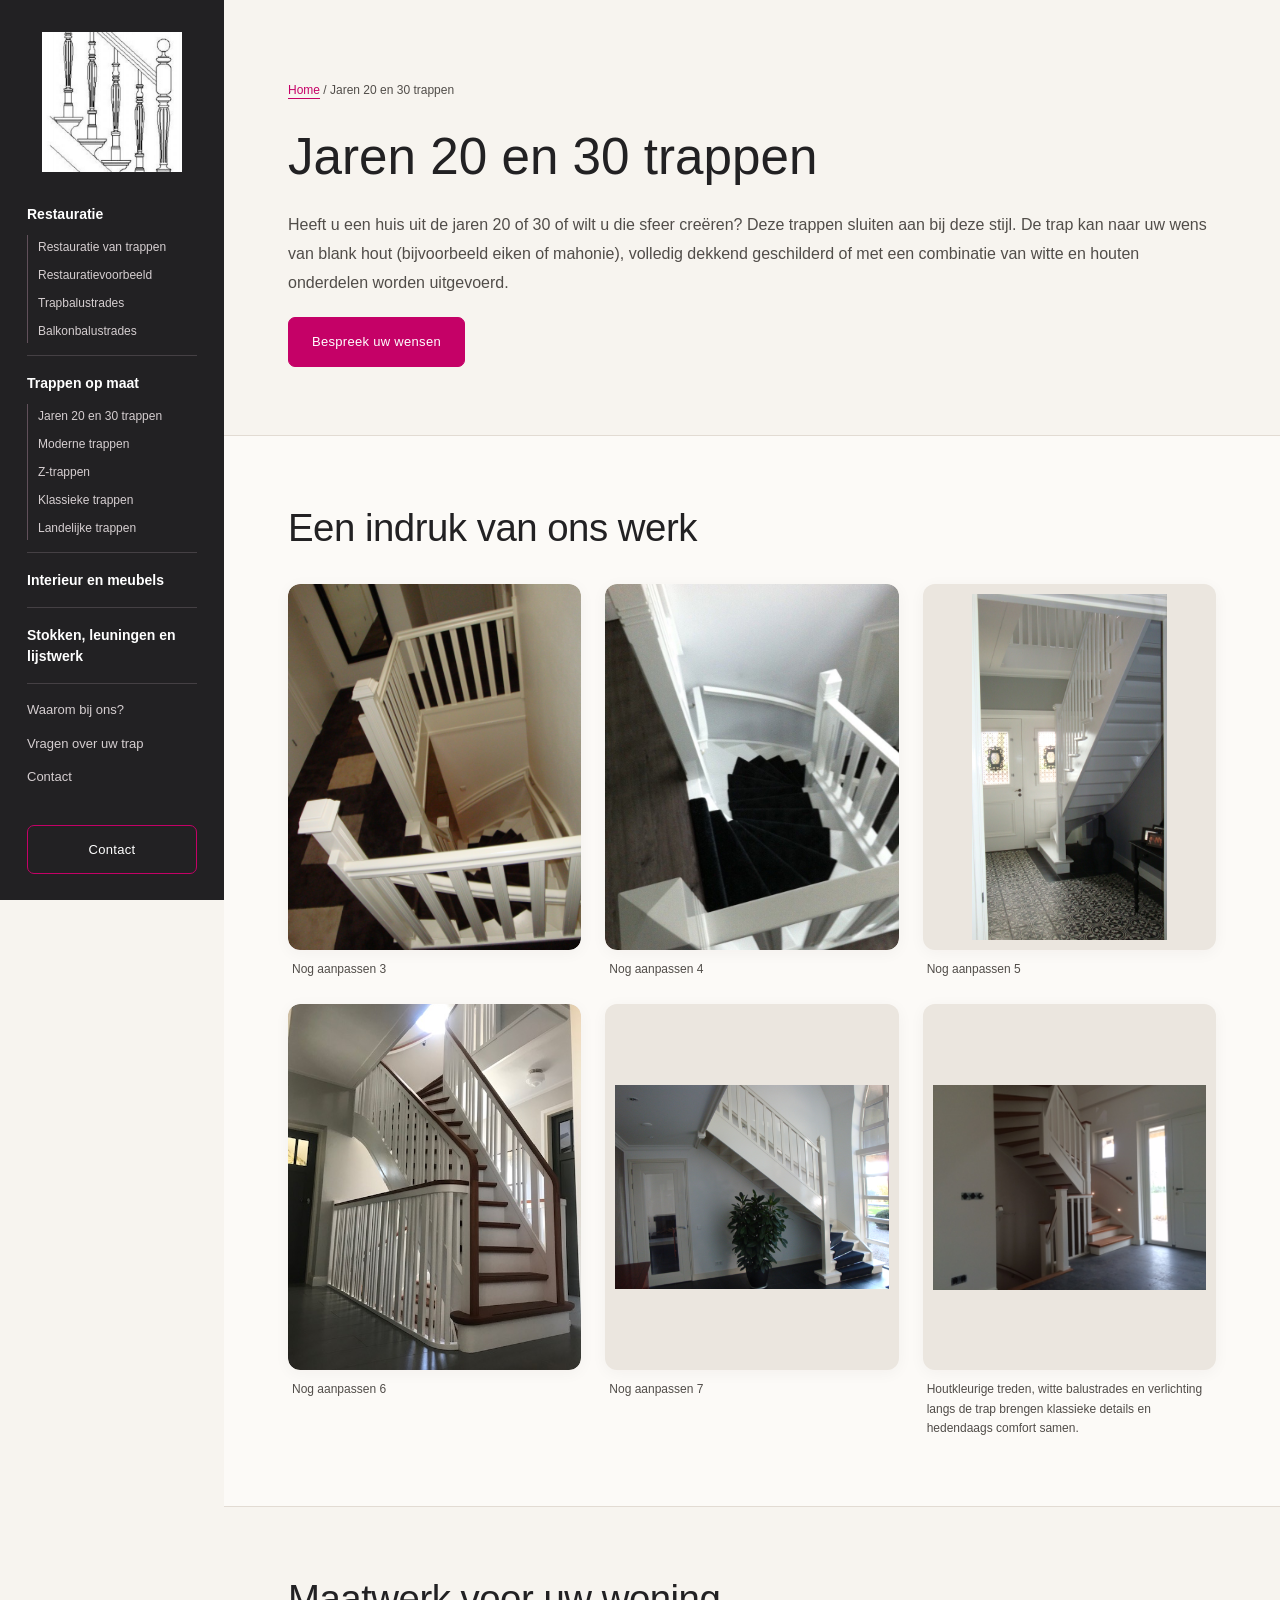
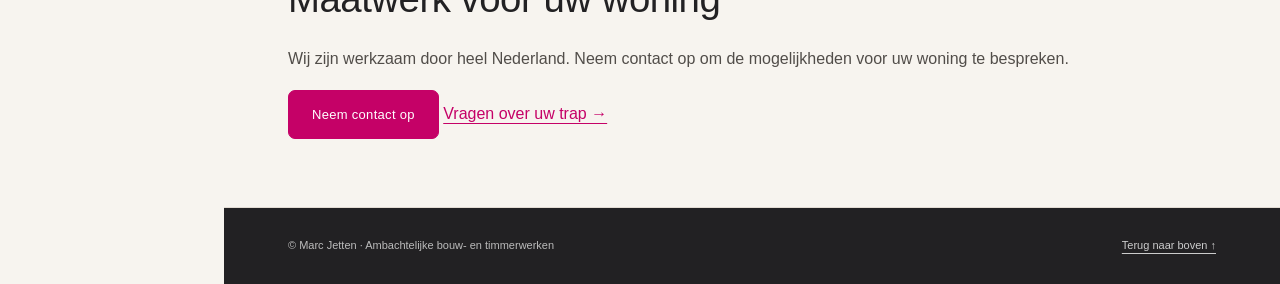
<file: jaren-20-en-30.html>
<!doctype html>
<html lang="nl"><head><meta charset="utf-8"><meta name="viewport" content="width=device-width,initial-scale=1">
<title>Jaren 20 en 30 trappen op maat | Marc Jetten</title>
<meta name="description" content="Heeft u een huis uit de jaren 20 of 30 of wilt u die sfeer creëren? Deze trappen sluiten aan bij deze stijl. De trap kan naar uw wens van blank hout (bijvoorbeeld eiken of mahonie), volledig dekkend geschilderd of met een combinatie van witte en houten onderdelen worden uitgevoerd.">
<meta name="robots" content="index,follow"><link rel="canonical" href="https://www.marcjetten.nl/jaren-20-en-30.html"><meta name="theme-color" content="#141517">
<meta property="og:type" content="website"><meta property="og:locale" content="nl_NL"><meta property="og:title" content="Jaren 20 en 30 trappen | Marc Jetten"><meta property="og:description" content="Heeft u een huis uit de jaren 20 of 30 of wilt u die sfeer creëren? Deze trappen sluiten aan bij deze stijl. De trap kan naar uw wens van blank hout (bijvoorbeeld eiken of mahonie), volledig dekkend geschilderd of met een combinatie van witte en houten onderdelen worden uitgevoerd.">
<link rel="stylesheet" href="styles.css"><script defer src="site.js"></script><script type="application/ld+json">{"@context": "https://schema.org", "@graph": [{"@context": "https://schema.org", "@type": "LocalBusiness", "@id": "https://www.marcjetten.nl/#bedrijf", "name": "Marc Jetten Ambachtelijke Bouw- & Timmerwerken", "url": "https://www.marcjetten.nl/", "description": "Ambachtelijke houten trappen op maat, traprestauratie, balustrades en timmerwerk. Werkzaam door heel Nederland.", "telephone": "+31648790851", "email": "info@marcjetten.nl", "address": {"@type": "PostalAddress", "streetAddress": "Didamseweg 146", "postalCode": "6902 PE", "addressLocality": "Zevenaar", "addressCountry": "NL"}, "hasOfferCatalog": {"@type": "OfferCatalog", "name": "Trappen en timmerwerk", "itemListElement": [{"@type": "Offer", "itemOffered": {"@type": "Service", "name": "Restauratie van trappen", "description": "Wij restaureren houten trappen, leuningen, balustrades en andere historische houten bouwdelen. Oorspronkelijke houtsoorten en ambachtelijke details geven richting aan het herstel. Van een beschadigde trede tot ontbrekend draaiwerk en/of snijwerk."}}, {"@type": "Offer", "itemOffered": {"@type": "Service", "name": "Trapbalustrades", "description": "Soms is in het verleden de oorspronkelijke balustrade van een trap verwijderd. Wij kunnen deze voor u in de originele staat terugbrengen."}}, {"@type": "Offer", "itemOffered": {"@type": "Service", "name": "Balkonbalustrades", "description": "Ook balkonbalustrades kunnen nagemaakt of naar een geheel nieuw ontwerp worden vervaardigd."}}, {"@type": "Offer", "itemOffered": {"@type": "Service", "name": "Jaren 20 en 30 trappen", "description": "Heeft u een huis uit de jaren 20 of 30 of wilt u die sfeer creëren? Deze trappen sluiten aan bij deze stijl. De trap kan naar uw wens van blank hout (bijvoorbeeld eiken of mahonie), volledig dekkend geschilderd of met een combinatie van witte en houten onderdelen worden uitgevoerd."}}, {"@type": "Offer", "itemOffered": {"@type": "Service", "name": "Moderne trappen", "description": "Voor een hedendaagse uitstraling worden de blank houten trappen gecombineerd met staal, rvs of glas. Profileringen zijn tot het uiterst noodzakelijke beperkt, zodat het hout goed tot zijn recht komt. Ook kan de draagconstructie van de treden tot een minimum beperkt worden of zelfs helemaal weggewerkt zijn in de muur."}}, {"@type": "Offer", "itemOffered": {"@type": "Service", "name": "Z-trappen", "description": ""}}, {"@type": "Offer", "itemOffered": {"@type": "Service", "name": "Klassieke trappen", "description": "Houdt u van een klassieke en tijdloze stijl met draai- en eventueel snijwerk? De trap kan ook uitgevoerd worden met balustrades van siersmeedwerk en/of gebogen bomen."}}, {"@type": "Offer", "itemOffered": {"@type": "Service", "name": "Landelijke trappen", "description": "Een landelijke trap ademt sfeer en gezelligheid uit. Deze rustieke trappen zijn in hun eenvoud een aanwinst voor uw huis. De landelijke trap wordt voornamelijk in eiken uitgevoerd."}}, {"@type": "Offer", "itemOffered": {"@type": "Service", "name": "Interieur en meubels", "description": "Van een tafel tot een kamer-en-suitekast of badkamermeubel: we maken houten meubels en betimmeringen op maat. Gebruik, beschikbare ruimte en de uitstraling van uw interieur bepalen het ontwerp, de materiaalkeuze en de afwerking."}}, {"@type": "Offer", "itemOffered": {"@type": "Service", "name": "Stokken, leuningen en lijstwerk", "description": "Wij vervaardigen geprofileerde betimmeringen en lijstwerk, nieuw of naar bestaand model. Ook voor leuningen in elk gewenst model en wrongstukken bent u bij ons aan het juiste adres. Verder zijn wij gespecialiseerd in het vervaardigen van ronde stokken en leuningen in elke gewenste houtsoort en diameter."}}]}, "areaServed": {"@type": "Country", "name": "Nederland"}}, {"@context": "https://schema.org", "@type": "Service", "name": "Jaren 20 en 30 trappen", "description": "Heeft u een huis uit de jaren 20 of 30 of wilt u die sfeer creëren? Deze trappen sluiten aan bij deze stijl. De trap kan naar uw wens van blank hout (bijvoorbeeld eiken of mahonie), volledig dekkend geschilderd of met een combinatie van witte en houten onderdelen worden uitgevoerd.", "url": "https://www.marcjetten.nl/jaren-20-en-30.html", "areaServed": {"@type": "Country", "name": "Nederland"}, "provider": {"@id": "https://www.marcjetten.nl/#bedrijf"}}]}</script></head>
<body><a class="skip" href="#inhoud">Naar de inhoud</a>
<header class="sidebar"><a class="brand" href="index.html#home" aria-label="Marc Jetten — home"><img src="assets/trapillustratie.png" alt="Trapillustratie Marc Jetten" width="140" height="140"></a>
<button class="menu-toggle" type="button" aria-controls="navigatie" aria-expanded="false">Menu</button><nav id="navigatie" aria-label="Hoofdnavigatie"><div class="nav-group"><a class="nav-heading" href="index.html#restauratie">Restauratie</a><div class="nav-items"><a href="index.html#restauratie">Restauratie van trappen</a><a href="index.html#projecten">Restauratievoorbeeld</a><a href="index.html#trapbalustrades">Trapbalustrades</a><a href="index.html#balkonbalustrades">Balkonbalustrades</a></div></div><div class="nav-group"><a class="nav-heading" href="index.html#nieuwe-trappen">Trappen op maat</a><div class="nav-items"><a href="index.html#jaren-20-en-30">Jaren 20 en 30 trappen</a><a href="index.html#moderne-trappen">Moderne trappen</a><a href="index.html#z-trappen">Z-trappen</a><a href="index.html#klassieke-trappen">Klassieke trappen</a><a href="index.html#landelijke-trappen">Landelijke trappen</a></div></div><div class="nav-group"><a class="nav-heading" href="index.html#interieur-en-meubels">Interieur en meubels</a><div class="nav-items"></div></div><div class="nav-group"><a class="nav-heading" href="index.html#leuningen-en-lijstwerk">Stokken, leuningen en lijstwerk</a><div class="nav-items"></div></div><a href="index.html#waarom-bij-ons">Waarom bij ons?</a><a href="index.html#klantvragen">Vragen over uw trap</a><a href="index.html#contact">Contact</a></nav><a class="contact-button" href="index.html#contact">Contact</a></header>
<main id="inhoud"><section class="section service-heading" id="jaren-20-en-30"><p><a href="index.html">Home</a> / Jaren 20 en 30 trappen</p><h1>Jaren 20 en 30 trappen</h1><p class="intro">Heeft u een huis uit de jaren 20 of 30 of wilt u die sfeer creëren? Deze trappen sluiten aan bij deze stijl. De trap kan naar uw wens van blank hout (bijvoorbeeld eiken of mahonie), volledig dekkend geschilderd of met een combinatie van witte en houten onderdelen worden uitgevoerd.</p><a class="button" href="index.html#contact">Bespreek uw wensen</a></section><section class="section"><h2>Een indruk van ons werk</h2><div class="gallery"><figure class="photo photo--cover"><a href="fotos/Jaren%2030/DSC01485.JPG" target="_blank" rel="noopener" aria-label="Jaren 20 en 30 trappen — maatwerk van Marc Jetten — vergroot foto"><img src="fotos/Jaren%2030/DSC01485.JPG" alt="Jaren 20 en 30 trappen — maatwerk van Marc Jetten" style="object-position:50% 50%" loading="lazy" decoding="async" width="480" height="600"></a><figcaption>Nog aanpassen 3</figcaption></figure><figure class="photo photo--cover"><a href="fotos/Jaren%2030/Image-1.jpg" target="_blank" rel="noopener" aria-label="Jaren 20 en 30 trappen — maatwerk van Marc Jetten — vergroot foto"><img src="fotos/Jaren%2030/Image-1.jpg" alt="Jaren 20 en 30 trappen — maatwerk van Marc Jetten" style="object-position:50% 50%" loading="lazy" decoding="async" width="480" height="600"></a><figcaption>Nog aanpassen 4</figcaption></figure><figure class="photo photo--contain"><a href="fotos/Jaren%2030/DSC04660.JPG" target="_blank" rel="noopener" aria-label="Jaren 20 en 30 trappen — maatwerk van Marc Jetten — vergroot foto"><img src="fotos/Jaren%2030/DSC04660.JPG" alt="Jaren 20 en 30 trappen — maatwerk van Marc Jetten" style="object-position:50% 50%" loading="lazy" decoding="async" width="480" height="600"></a><figcaption>Nog aanpassen 5</figcaption></figure><figure class="photo photo--cover"><a href="fotos/Jaren%2030/IMG_0503.jpg" target="_blank" rel="noopener" aria-label="Jaren 20 en 30 trappen — maatwerk van Marc Jetten — vergroot foto"><img src="fotos/Jaren%2030/IMG_0503.jpg" alt="Jaren 20 en 30 trappen — maatwerk van Marc Jetten" style="object-position:50% 50%" loading="lazy" decoding="async" width="480" height="600"></a><figcaption>Nog aanpassen 6</figcaption></figure><figure class="photo photo--contain"><a href="fotos/Jaren%2030/DSC02108.JPG" target="_blank" rel="noopener" aria-label="Jaren 20 en 30 trappen — maatwerk van Marc Jetten — vergroot foto"><img src="fotos/Jaren%2030/DSC02108.JPG" alt="Jaren 20 en 30 trappen — maatwerk van Marc Jetten" style="object-position:50% 50%" loading="lazy" decoding="async" width="480" height="600"></a><figcaption>Nog aanpassen 7</figcaption></figure><figure class="photo photo--contain"><a href="fotos/Jaren%2030/IMG_0297.JPG" target="_blank" rel="noopener" aria-label="Jaren 20 en 30 trappen — maatwerk van Marc Jetten — vergroot foto"><img src="fotos/Jaren%2030/IMG_0297.JPG" alt="Jaren 20 en 30 trappen — maatwerk van Marc Jetten" style="object-position:50% 50%" loading="lazy" decoding="async" width="480" height="600"></a><figcaption>Houtkleurige treden, witte balustrades en verlichting langs de trap brengen klassieke details en hedendaags comfort samen.</figcaption></figure></div></section><section class="section"><h2>Maatwerk voor uw woning</h2><p>Wij zijn werkzaam door heel Nederland. Neem contact op om de mogelijkheden voor uw woning te bespreken.</p><a class="button" href="index.html#contact">Neem contact op</a> <a href="index.html#klantvragen">Vragen over uw trap →</a></section></main>
<footer><span>© Marc Jetten · Ambachtelijke bouw- en timmerwerken</span><a href="index.html#home">Terug naar boven ↑</a></footer>
<dialog id="foto-viewer" aria-label="Fotovergrootglas"><button class="close" type="button" aria-label="Sluit foto">Sluiten ×</button><div class="viewer"><button class="previous" type="button" aria-label="Vorige foto">←</button><img alt=""><button class="next" type="button" aria-label="Volgende foto">→</button></div><p class="caption" aria-live="polite"></p></dialog></body></html>
</file>
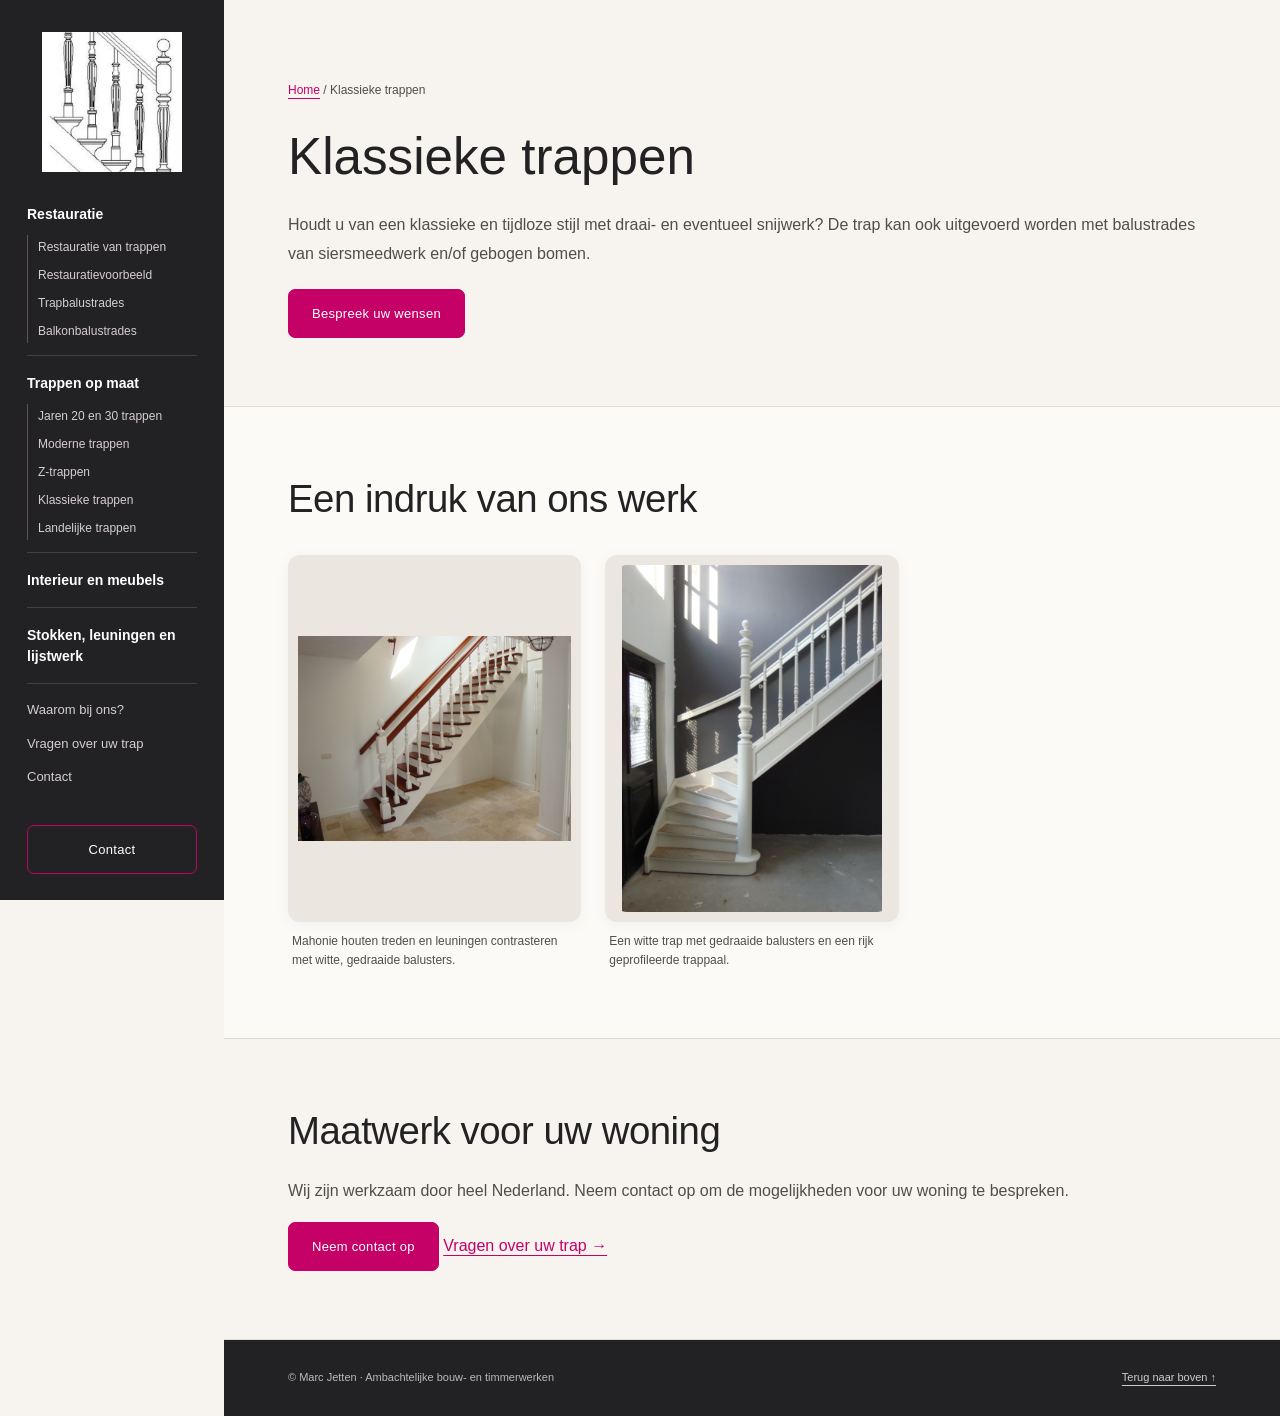
<file: klassieke-trappen.html>
<!doctype html>
<html lang="nl"><head><meta charset="utf-8"><meta name="viewport" content="width=device-width,initial-scale=1">
<title>Klassieke trappen op maat | Marc Jetten</title>
<meta name="description" content="Houdt u van een klassieke en tijdloze stijl met draai- en eventueel snijwerk? De trap kan ook uitgevoerd worden met balustrades van siersmeedwerk en/of gebogen bomen.">
<meta name="robots" content="index,follow"><link rel="canonical" href="https://www.marcjetten.nl/klassieke-trappen.html"><meta name="theme-color" content="#141517">
<meta property="og:type" content="website"><meta property="og:locale" content="nl_NL"><meta property="og:title" content="Klassieke trappen | Marc Jetten"><meta property="og:description" content="Houdt u van een klassieke en tijdloze stijl met draai- en eventueel snijwerk? De trap kan ook uitgevoerd worden met balustrades van siersmeedwerk en/of gebogen bomen.">
<link rel="stylesheet" href="styles.css"><script defer src="site.js"></script><script type="application/ld+json">{"@context": "https://schema.org", "@graph": [{"@context": "https://schema.org", "@type": "LocalBusiness", "@id": "https://www.marcjetten.nl/#bedrijf", "name": "Marc Jetten Ambachtelijke Bouw- & Timmerwerken", "url": "https://www.marcjetten.nl/", "description": "Ambachtelijke houten trappen op maat, traprestauratie, balustrades en timmerwerk. Werkzaam door heel Nederland.", "telephone": "+31648790851", "email": "info@marcjetten.nl", "address": {"@type": "PostalAddress", "streetAddress": "Didamseweg 146", "postalCode": "6902 PE", "addressLocality": "Zevenaar", "addressCountry": "NL"}, "hasOfferCatalog": {"@type": "OfferCatalog", "name": "Trappen en timmerwerk", "itemListElement": [{"@type": "Offer", "itemOffered": {"@type": "Service", "name": "Restauratie van trappen", "description": "Wij restaureren houten trappen, leuningen, balustrades en andere historische houten bouwdelen. Oorspronkelijke houtsoorten en ambachtelijke details geven richting aan het herstel. Van een beschadigde trede tot ontbrekend draaiwerk en/of snijwerk."}}, {"@type": "Offer", "itemOffered": {"@type": "Service", "name": "Trapbalustrades", "description": "Soms is in het verleden de oorspronkelijke balustrade van een trap verwijderd. Wij kunnen deze voor u in de originele staat terugbrengen."}}, {"@type": "Offer", "itemOffered": {"@type": "Service", "name": "Balkonbalustrades", "description": "Ook balkonbalustrades kunnen nagemaakt of naar een geheel nieuw ontwerp worden vervaardigd."}}, {"@type": "Offer", "itemOffered": {"@type": "Service", "name": "Jaren 20 en 30 trappen", "description": "Heeft u een huis uit de jaren 20 of 30 of wilt u die sfeer creëren? Deze trappen sluiten aan bij deze stijl. De trap kan naar uw wens van blank hout (bijvoorbeeld eiken of mahonie), volledig dekkend geschilderd of met een combinatie van witte en houten onderdelen worden uitgevoerd."}}, {"@type": "Offer", "itemOffered": {"@type": "Service", "name": "Moderne trappen", "description": "Voor een hedendaagse uitstraling worden de blank houten trappen gecombineerd met staal, rvs of glas. Profileringen zijn tot het uiterst noodzakelijke beperkt, zodat het hout goed tot zijn recht komt. Ook kan de draagconstructie van de treden tot een minimum beperkt worden of zelfs helemaal weggewerkt zijn in de muur."}}, {"@type": "Offer", "itemOffered": {"@type": "Service", "name": "Z-trappen", "description": ""}}, {"@type": "Offer", "itemOffered": {"@type": "Service", "name": "Klassieke trappen", "description": "Houdt u van een klassieke en tijdloze stijl met draai- en eventueel snijwerk? De trap kan ook uitgevoerd worden met balustrades van siersmeedwerk en/of gebogen bomen."}}, {"@type": "Offer", "itemOffered": {"@type": "Service", "name": "Landelijke trappen", "description": "Een landelijke trap ademt sfeer en gezelligheid uit. Deze rustieke trappen zijn in hun eenvoud een aanwinst voor uw huis. De landelijke trap wordt voornamelijk in eiken uitgevoerd."}}, {"@type": "Offer", "itemOffered": {"@type": "Service", "name": "Interieur en meubels", "description": "Van een tafel tot een kamer-en-suitekast of badkamermeubel: we maken houten meubels en betimmeringen op maat. Gebruik, beschikbare ruimte en de uitstraling van uw interieur bepalen het ontwerp, de materiaalkeuze en de afwerking."}}, {"@type": "Offer", "itemOffered": {"@type": "Service", "name": "Stokken, leuningen en lijstwerk", "description": "Wij vervaardigen geprofileerde betimmeringen en lijstwerk, nieuw of naar bestaand model. Ook voor leuningen in elk gewenst model en wrongstukken bent u bij ons aan het juiste adres. Verder zijn wij gespecialiseerd in het vervaardigen van ronde stokken en leuningen in elke gewenste houtsoort en diameter."}}]}, "areaServed": {"@type": "Country", "name": "Nederland"}}, {"@context": "https://schema.org", "@type": "Service", "name": "Klassieke trappen", "description": "Houdt u van een klassieke en tijdloze stijl met draai- en eventueel snijwerk? De trap kan ook uitgevoerd worden met balustrades van siersmeedwerk en/of gebogen bomen.", "url": "https://www.marcjetten.nl/klassieke-trappen.html", "areaServed": {"@type": "Country", "name": "Nederland"}, "provider": {"@id": "https://www.marcjetten.nl/#bedrijf"}}]}</script></head>
<body><a class="skip" href="#inhoud">Naar de inhoud</a>
<header class="sidebar"><a class="brand" href="index.html#home" aria-label="Marc Jetten — home"><img src="assets/trapillustratie.png" alt="Trapillustratie Marc Jetten" width="140" height="140"></a>
<button class="menu-toggle" type="button" aria-controls="navigatie" aria-expanded="false">Menu</button><nav id="navigatie" aria-label="Hoofdnavigatie"><div class="nav-group"><a class="nav-heading" href="index.html#restauratie">Restauratie</a><div class="nav-items"><a href="index.html#restauratie">Restauratie van trappen</a><a href="index.html#projecten">Restauratievoorbeeld</a><a href="index.html#trapbalustrades">Trapbalustrades</a><a href="index.html#balkonbalustrades">Balkonbalustrades</a></div></div><div class="nav-group"><a class="nav-heading" href="index.html#nieuwe-trappen">Trappen op maat</a><div class="nav-items"><a href="index.html#jaren-20-en-30">Jaren 20 en 30 trappen</a><a href="index.html#moderne-trappen">Moderne trappen</a><a href="index.html#z-trappen">Z-trappen</a><a href="index.html#klassieke-trappen">Klassieke trappen</a><a href="index.html#landelijke-trappen">Landelijke trappen</a></div></div><div class="nav-group"><a class="nav-heading" href="index.html#interieur-en-meubels">Interieur en meubels</a><div class="nav-items"></div></div><div class="nav-group"><a class="nav-heading" href="index.html#leuningen-en-lijstwerk">Stokken, leuningen en lijstwerk</a><div class="nav-items"></div></div><a href="index.html#waarom-bij-ons">Waarom bij ons?</a><a href="index.html#klantvragen">Vragen over uw trap</a><a href="index.html#contact">Contact</a></nav><a class="contact-button" href="index.html#contact">Contact</a></header>
<main id="inhoud"><section class="section service-heading" id="klassieke-trappen"><p><a href="index.html">Home</a> / Klassieke trappen</p><h1>Klassieke trappen</h1><p class="intro">Houdt u van een klassieke en tijdloze stijl met draai- en eventueel snijwerk? De trap kan ook uitgevoerd worden met balustrades van siersmeedwerk en/of gebogen bomen.</p><a class="button" href="index.html#contact">Bespreek uw wensen</a></section><section class="section"><h2>Een indruk van ons werk</h2><div class="gallery"><figure class="photo photo--contain"><a href="fotos/Klassieke%20trappen/DSC01148.JPG" target="_blank" rel="noopener" aria-label="Klassieke trappen — maatwerk van Marc Jetten — vergroot foto"><img src="fotos/Klassieke%20trappen/DSC01148.JPG" alt="Klassieke trappen — maatwerk van Marc Jetten" style="object-position:50% 50%" loading="lazy" decoding="async" width="480" height="600"></a><figcaption>Mahonie houten treden en leuningen contrasteren met witte, gedraaide balusters.</figcaption></figure><figure class="photo photo--contain"><a href="fotos/Klassieke%20trappen/DSC01756.JPG" target="_blank" rel="noopener" aria-label="Klassieke trappen — maatwerk van Marc Jetten — vergroot foto"><img src="fotos/Klassieke%20trappen/DSC01756.JPG" alt="Klassieke trappen — maatwerk van Marc Jetten" style="object-position:50% 50%" loading="lazy" decoding="async" width="480" height="600"></a><figcaption>Een witte trap met gedraaide balusters en een rijk geprofileerde trappaal.</figcaption></figure></div></section><section class="section"><h2>Maatwerk voor uw woning</h2><p>Wij zijn werkzaam door heel Nederland. Neem contact op om de mogelijkheden voor uw woning te bespreken.</p><a class="button" href="index.html#contact">Neem contact op</a> <a href="index.html#klantvragen">Vragen over uw trap →</a></section></main>
<footer><span>© Marc Jetten · Ambachtelijke bouw- en timmerwerken</span><a href="index.html#home">Terug naar boven ↑</a></footer>
<dialog id="foto-viewer" aria-label="Fotovergrootglas"><button class="close" type="button" aria-label="Sluit foto">Sluiten ×</button><div class="viewer"><button class="previous" type="button" aria-label="Vorige foto">←</button><img alt=""><button class="next" type="button" aria-label="Volgende foto">→</button></div><p class="caption" aria-live="polite"></p></dialog></body></html>
</file>
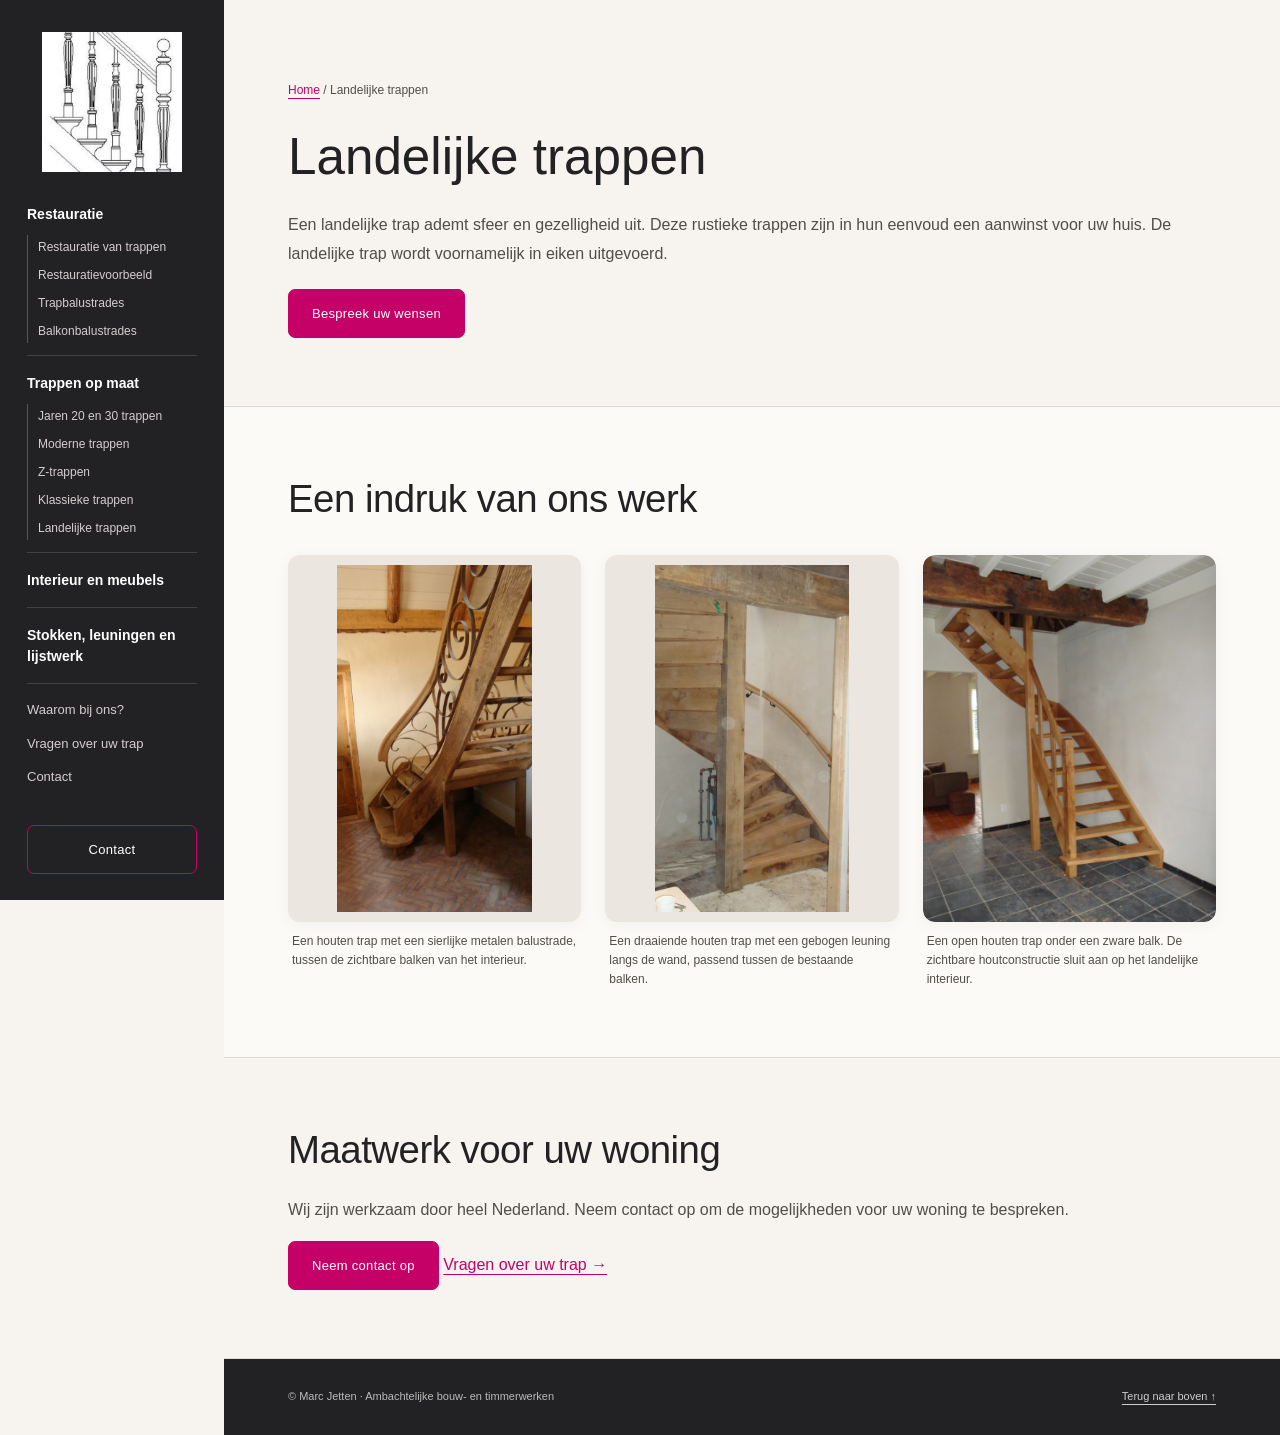
<file: landelijke-trappen.html>
<!doctype html>
<html lang="nl"><head><meta charset="utf-8"><meta name="viewport" content="width=device-width,initial-scale=1">
<title>Landelijke trappen op maat | Marc Jetten</title>
<meta name="description" content="Een landelijke trap ademt sfeer en gezelligheid uit. Deze rustieke trappen zijn in hun eenvoud een aanwinst voor uw huis. De landelijke trap wordt voornamelijk in eiken uitgevoerd.">
<meta name="robots" content="index,follow"><link rel="canonical" href="https://www.marcjetten.nl/landelijke-trappen.html"><meta name="theme-color" content="#141517">
<meta property="og:type" content="website"><meta property="og:locale" content="nl_NL"><meta property="og:title" content="Landelijke trappen | Marc Jetten"><meta property="og:description" content="Een landelijke trap ademt sfeer en gezelligheid uit. Deze rustieke trappen zijn in hun eenvoud een aanwinst voor uw huis. De landelijke trap wordt voornamelijk in eiken uitgevoerd.">
<link rel="stylesheet" href="styles.css"><script defer src="site.js"></script><script type="application/ld+json">{"@context": "https://schema.org", "@graph": [{"@context": "https://schema.org", "@type": "LocalBusiness", "@id": "https://www.marcjetten.nl/#bedrijf", "name": "Marc Jetten Ambachtelijke Bouw- & Timmerwerken", "url": "https://www.marcjetten.nl/", "description": "Ambachtelijke houten trappen op maat, traprestauratie, balustrades en timmerwerk. Werkzaam door heel Nederland.", "telephone": "+31648790851", "email": "info@marcjetten.nl", "address": {"@type": "PostalAddress", "streetAddress": "Didamseweg 146", "postalCode": "6902 PE", "addressLocality": "Zevenaar", "addressCountry": "NL"}, "hasOfferCatalog": {"@type": "OfferCatalog", "name": "Trappen en timmerwerk", "itemListElement": [{"@type": "Offer", "itemOffered": {"@type": "Service", "name": "Restauratie van trappen", "description": "Wij restaureren houten trappen, leuningen, balustrades en andere historische houten bouwdelen. Oorspronkelijke houtsoorten en ambachtelijke details geven richting aan het herstel. Van een beschadigde trede tot ontbrekend draaiwerk en/of snijwerk."}}, {"@type": "Offer", "itemOffered": {"@type": "Service", "name": "Trapbalustrades", "description": "Soms is in het verleden de oorspronkelijke balustrade van een trap verwijderd. Wij kunnen deze voor u in de originele staat terugbrengen."}}, {"@type": "Offer", "itemOffered": {"@type": "Service", "name": "Balkonbalustrades", "description": "Ook balkonbalustrades kunnen nagemaakt of naar een geheel nieuw ontwerp worden vervaardigd."}}, {"@type": "Offer", "itemOffered": {"@type": "Service", "name": "Jaren 20 en 30 trappen", "description": "Heeft u een huis uit de jaren 20 of 30 of wilt u die sfeer creëren? Deze trappen sluiten aan bij deze stijl. De trap kan naar uw wens van blank hout (bijvoorbeeld eiken of mahonie), volledig dekkend geschilderd of met een combinatie van witte en houten onderdelen worden uitgevoerd."}}, {"@type": "Offer", "itemOffered": {"@type": "Service", "name": "Moderne trappen", "description": "Voor een hedendaagse uitstraling worden de blank houten trappen gecombineerd met staal, rvs of glas. Profileringen zijn tot het uiterst noodzakelijke beperkt, zodat het hout goed tot zijn recht komt. Ook kan de draagconstructie van de treden tot een minimum beperkt worden of zelfs helemaal weggewerkt zijn in de muur."}}, {"@type": "Offer", "itemOffered": {"@type": "Service", "name": "Z-trappen", "description": ""}}, {"@type": "Offer", "itemOffered": {"@type": "Service", "name": "Klassieke trappen", "description": "Houdt u van een klassieke en tijdloze stijl met draai- en eventueel snijwerk? De trap kan ook uitgevoerd worden met balustrades van siersmeedwerk en/of gebogen bomen."}}, {"@type": "Offer", "itemOffered": {"@type": "Service", "name": "Landelijke trappen", "description": "Een landelijke trap ademt sfeer en gezelligheid uit. Deze rustieke trappen zijn in hun eenvoud een aanwinst voor uw huis. De landelijke trap wordt voornamelijk in eiken uitgevoerd."}}, {"@type": "Offer", "itemOffered": {"@type": "Service", "name": "Interieur en meubels", "description": "Van een tafel tot een kamer-en-suitekast of badkamermeubel: we maken houten meubels en betimmeringen op maat. Gebruik, beschikbare ruimte en de uitstraling van uw interieur bepalen het ontwerp, de materiaalkeuze en de afwerking."}}, {"@type": "Offer", "itemOffered": {"@type": "Service", "name": "Stokken, leuningen en lijstwerk", "description": "Wij vervaardigen geprofileerde betimmeringen en lijstwerk, nieuw of naar bestaand model. Ook voor leuningen in elk gewenst model en wrongstukken bent u bij ons aan het juiste adres. Verder zijn wij gespecialiseerd in het vervaardigen van ronde stokken en leuningen in elke gewenste houtsoort en diameter."}}]}, "areaServed": {"@type": "Country", "name": "Nederland"}}, {"@context": "https://schema.org", "@type": "Service", "name": "Landelijke trappen", "description": "Een landelijke trap ademt sfeer en gezelligheid uit. Deze rustieke trappen zijn in hun eenvoud een aanwinst voor uw huis. De landelijke trap wordt voornamelijk in eiken uitgevoerd.", "url": "https://www.marcjetten.nl/landelijke-trappen.html", "areaServed": {"@type": "Country", "name": "Nederland"}, "provider": {"@id": "https://www.marcjetten.nl/#bedrijf"}}]}</script></head>
<body><a class="skip" href="#inhoud">Naar de inhoud</a>
<header class="sidebar"><a class="brand" href="index.html#home" aria-label="Marc Jetten — home"><img src="assets/trapillustratie.png" alt="Trapillustratie Marc Jetten" width="140" height="140"></a>
<button class="menu-toggle" type="button" aria-controls="navigatie" aria-expanded="false">Menu</button><nav id="navigatie" aria-label="Hoofdnavigatie"><div class="nav-group"><a class="nav-heading" href="index.html#restauratie">Restauratie</a><div class="nav-items"><a href="index.html#restauratie">Restauratie van trappen</a><a href="index.html#projecten">Restauratievoorbeeld</a><a href="index.html#trapbalustrades">Trapbalustrades</a><a href="index.html#balkonbalustrades">Balkonbalustrades</a></div></div><div class="nav-group"><a class="nav-heading" href="index.html#nieuwe-trappen">Trappen op maat</a><div class="nav-items"><a href="index.html#jaren-20-en-30">Jaren 20 en 30 trappen</a><a href="index.html#moderne-trappen">Moderne trappen</a><a href="index.html#z-trappen">Z-trappen</a><a href="index.html#klassieke-trappen">Klassieke trappen</a><a href="index.html#landelijke-trappen">Landelijke trappen</a></div></div><div class="nav-group"><a class="nav-heading" href="index.html#interieur-en-meubels">Interieur en meubels</a><div class="nav-items"></div></div><div class="nav-group"><a class="nav-heading" href="index.html#leuningen-en-lijstwerk">Stokken, leuningen en lijstwerk</a><div class="nav-items"></div></div><a href="index.html#waarom-bij-ons">Waarom bij ons?</a><a href="index.html#klantvragen">Vragen over uw trap</a><a href="index.html#contact">Contact</a></nav><a class="contact-button" href="index.html#contact">Contact</a></header>
<main id="inhoud"><section class="section service-heading" id="landelijke-trappen"><p><a href="index.html">Home</a> / Landelijke trappen</p><h1>Landelijke trappen</h1><p class="intro">Een landelijke trap ademt sfeer en gezelligheid uit. Deze rustieke trappen zijn in hun eenvoud een aanwinst voor uw huis. De landelijke trap wordt voornamelijk in eiken uitgevoerd.</p><a class="button" href="index.html#contact">Bespreek uw wensen</a></section><section class="section"><h2>Een indruk van ons werk</h2><div class="gallery"><figure class="photo photo--contain"><a href="fotos/Landelijke%20trappen/DSC06450.JPG" target="_blank" rel="noopener" aria-label="Landelijke trappen — maatwerk van Marc Jetten — vergroot foto"><img src="fotos/Landelijke%20trappen/DSC06450.JPG" alt="Landelijke trappen — maatwerk van Marc Jetten" style="object-position:50% 50%" loading="lazy" decoding="async" width="480" height="600"></a><figcaption>Een houten trap met een sierlijke metalen balustrade, tussen de zichtbare balken van het interieur.</figcaption></figure><figure class="photo photo--contain"><a href="fotos/Landelijke%20trappen/DSC05440.JPG" target="_blank" rel="noopener" aria-label="Landelijke trappen — maatwerk van Marc Jetten — vergroot foto"><img src="fotos/Landelijke%20trappen/DSC05440.JPG" alt="Landelijke trappen — maatwerk van Marc Jetten" style="object-position:50% 50%" loading="lazy" decoding="async" width="480" height="600"></a><figcaption>Een draaiende houten trap met een gebogen leuning langs de wand, passend tussen de bestaande balken.</figcaption></figure><figure class="photo photo--cover"><a href="fotos/Landelijke%20trappen/upload%20140410%20014.JPG" target="_blank" rel="noopener" aria-label="Landelijke trappen — maatwerk van Marc Jetten — vergroot foto"><img src="fotos/Landelijke%20trappen/upload%20140410%20014.JPG" alt="Landelijke trappen — maatwerk van Marc Jetten" style="object-position:50% 50%" loading="lazy" decoding="async" width="480" height="600"></a><figcaption>Een open houten trap onder een zware balk. De zichtbare houtconstructie sluit aan op het landelijke interieur.</figcaption></figure></div></section><section class="section"><h2>Maatwerk voor uw woning</h2><p>Wij zijn werkzaam door heel Nederland. Neem contact op om de mogelijkheden voor uw woning te bespreken.</p><a class="button" href="index.html#contact">Neem contact op</a> <a href="index.html#klantvragen">Vragen over uw trap →</a></section></main>
<footer><span>© Marc Jetten · Ambachtelijke bouw- en timmerwerken</span><a href="index.html#home">Terug naar boven ↑</a></footer>
<dialog id="foto-viewer" aria-label="Fotovergrootglas"><button class="close" type="button" aria-label="Sluit foto">Sluiten ×</button><div class="viewer"><button class="previous" type="button" aria-label="Vorige foto">←</button><img alt=""><button class="next" type="button" aria-label="Volgende foto">→</button></div><p class="caption" aria-live="polite"></p></dialog></body></html>
</file>
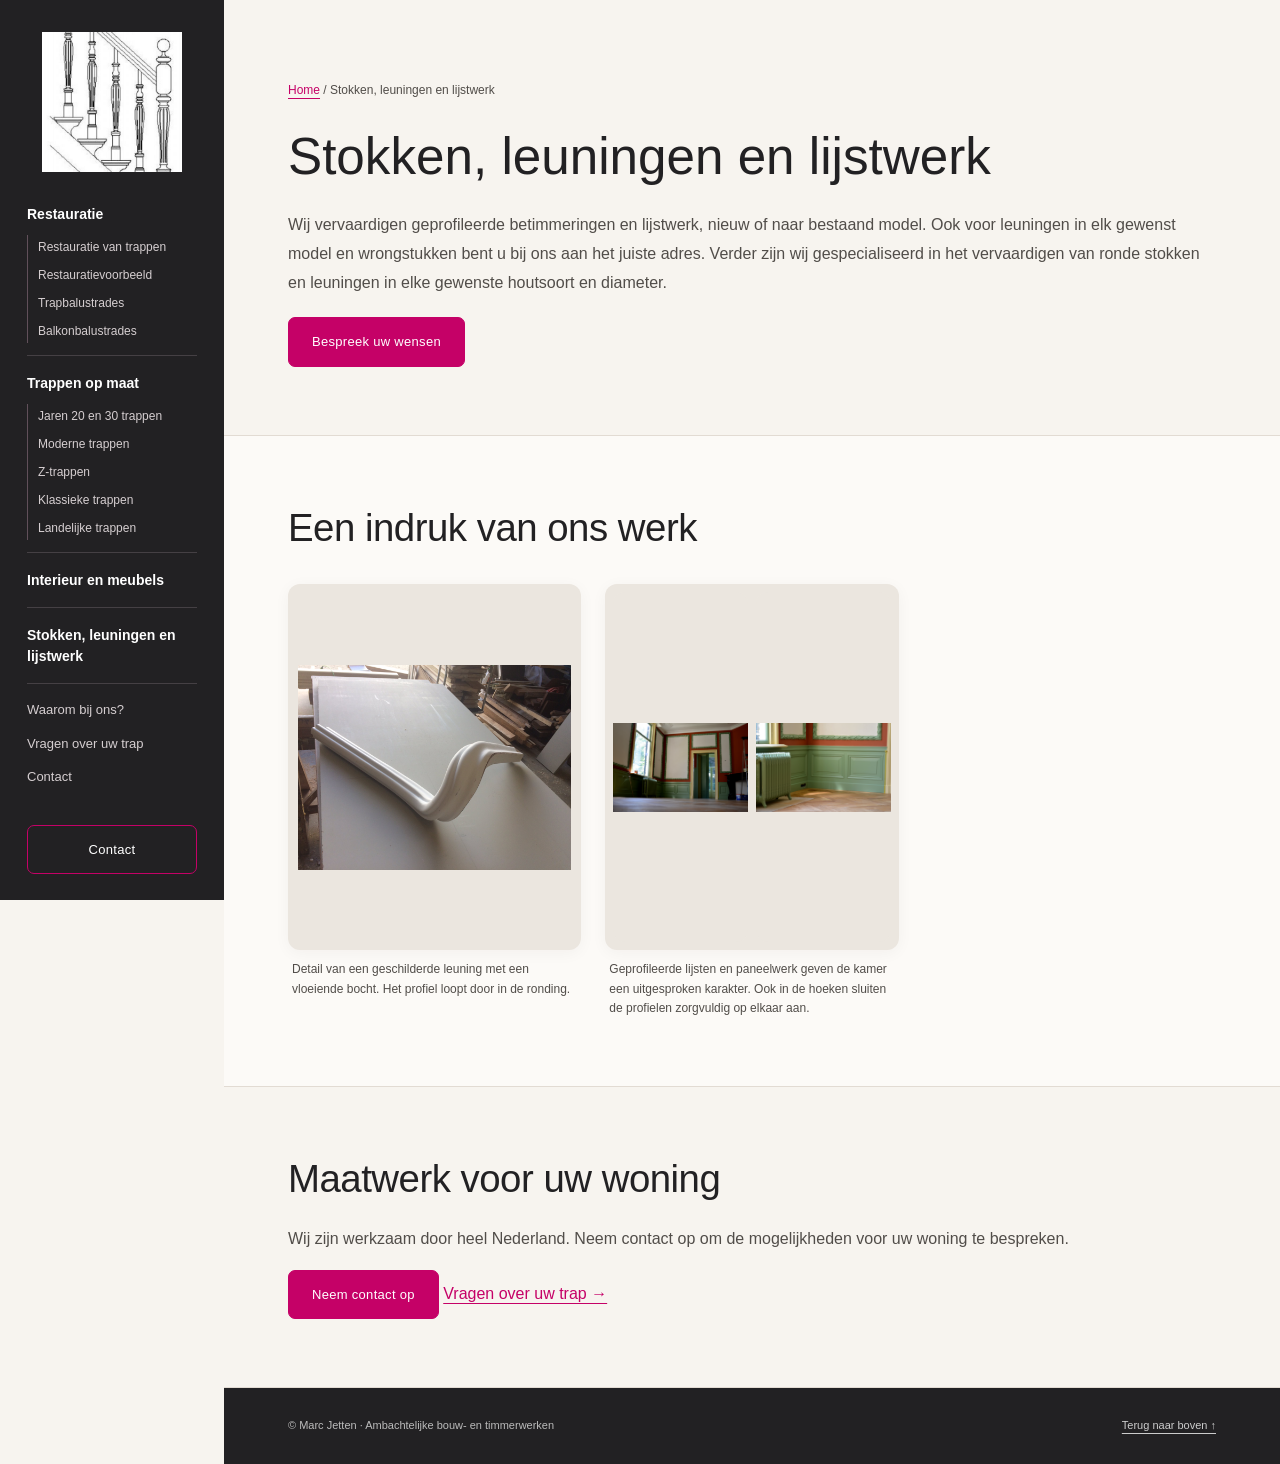
<file: leuningen-en-lijstwerk.html>
<!doctype html>
<html lang="nl"><head><meta charset="utf-8"><meta name="viewport" content="width=device-width,initial-scale=1">
<title>Stokken, leuningen en lijstwerk op maat | Marc Jetten</title>
<meta name="description" content="Wij vervaardigen geprofileerde betimmeringen en lijstwerk, nieuw of naar bestaand model. Ook voor leuningen in elk gewenst model en wrongstukken bent u bij ons aan het juiste adres. Verder zijn wij gespecialiseerd in het vervaardigen van ronde stokken en leuningen in elke gewenste houtsoort en diameter.">
<meta name="robots" content="index,follow"><link rel="canonical" href="https://www.marcjetten.nl/leuningen-en-lijstwerk.html"><meta name="theme-color" content="#141517">
<meta property="og:type" content="website"><meta property="og:locale" content="nl_NL"><meta property="og:title" content="Stokken, leuningen en lijstwerk | Marc Jetten"><meta property="og:description" content="Wij vervaardigen geprofileerde betimmeringen en lijstwerk, nieuw of naar bestaand model. Ook voor leuningen in elk gewenst model en wrongstukken bent u bij ons aan het juiste adres. Verder zijn wij gespecialiseerd in het vervaardigen van ronde stokken en leuningen in elke gewenste houtsoort en diameter.">
<link rel="stylesheet" href="styles.css"><script defer src="site.js"></script><script type="application/ld+json">{"@context": "https://schema.org", "@graph": [{"@context": "https://schema.org", "@type": "LocalBusiness", "@id": "https://www.marcjetten.nl/#bedrijf", "name": "Marc Jetten Ambachtelijke Bouw- & Timmerwerken", "url": "https://www.marcjetten.nl/", "description": "Ambachtelijke houten trappen op maat, traprestauratie, balustrades en timmerwerk. Werkzaam door heel Nederland.", "telephone": "+31648790851", "email": "info@marcjetten.nl", "address": {"@type": "PostalAddress", "streetAddress": "Didamseweg 146", "postalCode": "6902 PE", "addressLocality": "Zevenaar", "addressCountry": "NL"}, "hasOfferCatalog": {"@type": "OfferCatalog", "name": "Trappen en timmerwerk", "itemListElement": [{"@type": "Offer", "itemOffered": {"@type": "Service", "name": "Restauratie van trappen", "description": "Wij restaureren houten trappen, leuningen, balustrades en andere historische houten bouwdelen. Oorspronkelijke houtsoorten en ambachtelijke details geven richting aan het herstel. Van een beschadigde trede tot ontbrekend draaiwerk en/of snijwerk."}}, {"@type": "Offer", "itemOffered": {"@type": "Service", "name": "Trapbalustrades", "description": "Soms is in het verleden de oorspronkelijke balustrade van een trap verwijderd. Wij kunnen deze voor u in de originele staat terugbrengen."}}, {"@type": "Offer", "itemOffered": {"@type": "Service", "name": "Balkonbalustrades", "description": "Ook balkonbalustrades kunnen nagemaakt of naar een geheel nieuw ontwerp worden vervaardigd."}}, {"@type": "Offer", "itemOffered": {"@type": "Service", "name": "Jaren 20 en 30 trappen", "description": "Heeft u een huis uit de jaren 20 of 30 of wilt u die sfeer creëren? Deze trappen sluiten aan bij deze stijl. De trap kan naar uw wens van blank hout (bijvoorbeeld eiken of mahonie), volledig dekkend geschilderd of met een combinatie van witte en houten onderdelen worden uitgevoerd."}}, {"@type": "Offer", "itemOffered": {"@type": "Service", "name": "Moderne trappen", "description": "Voor een hedendaagse uitstraling worden de blank houten trappen gecombineerd met staal, rvs of glas. Profileringen zijn tot het uiterst noodzakelijke beperkt, zodat het hout goed tot zijn recht komt. Ook kan de draagconstructie van de treden tot een minimum beperkt worden of zelfs helemaal weggewerkt zijn in de muur."}}, {"@type": "Offer", "itemOffered": {"@type": "Service", "name": "Z-trappen", "description": ""}}, {"@type": "Offer", "itemOffered": {"@type": "Service", "name": "Klassieke trappen", "description": "Houdt u van een klassieke en tijdloze stijl met draai- en eventueel snijwerk? De trap kan ook uitgevoerd worden met balustrades van siersmeedwerk en/of gebogen bomen."}}, {"@type": "Offer", "itemOffered": {"@type": "Service", "name": "Landelijke trappen", "description": "Een landelijke trap ademt sfeer en gezelligheid uit. Deze rustieke trappen zijn in hun eenvoud een aanwinst voor uw huis. De landelijke trap wordt voornamelijk in eiken uitgevoerd."}}, {"@type": "Offer", "itemOffered": {"@type": "Service", "name": "Interieur en meubels", "description": "Van een tafel tot een kamer-en-suitekast of badkamermeubel: we maken houten meubels en betimmeringen op maat. Gebruik, beschikbare ruimte en de uitstraling van uw interieur bepalen het ontwerp, de materiaalkeuze en de afwerking."}}, {"@type": "Offer", "itemOffered": {"@type": "Service", "name": "Stokken, leuningen en lijstwerk", "description": "Wij vervaardigen geprofileerde betimmeringen en lijstwerk, nieuw of naar bestaand model. Ook voor leuningen in elk gewenst model en wrongstukken bent u bij ons aan het juiste adres. Verder zijn wij gespecialiseerd in het vervaardigen van ronde stokken en leuningen in elke gewenste houtsoort en diameter."}}]}, "areaServed": {"@type": "Country", "name": "Nederland"}}, {"@context": "https://schema.org", "@type": "Service", "name": "Stokken, leuningen en lijstwerk", "description": "Wij vervaardigen geprofileerde betimmeringen en lijstwerk, nieuw of naar bestaand model. Ook voor leuningen in elk gewenst model en wrongstukken bent u bij ons aan het juiste adres. Verder zijn wij gespecialiseerd in het vervaardigen van ronde stokken en leuningen in elke gewenste houtsoort en diameter.", "url": "https://www.marcjetten.nl/leuningen-en-lijstwerk.html", "areaServed": {"@type": "Country", "name": "Nederland"}, "provider": {"@id": "https://www.marcjetten.nl/#bedrijf"}}]}</script></head>
<body><a class="skip" href="#inhoud">Naar de inhoud</a>
<header class="sidebar"><a class="brand" href="index.html#home" aria-label="Marc Jetten — home"><img src="assets/trapillustratie.png" alt="Trapillustratie Marc Jetten" width="140" height="140"></a>
<button class="menu-toggle" type="button" aria-controls="navigatie" aria-expanded="false">Menu</button><nav id="navigatie" aria-label="Hoofdnavigatie"><div class="nav-group"><a class="nav-heading" href="index.html#restauratie">Restauratie</a><div class="nav-items"><a href="index.html#restauratie">Restauratie van trappen</a><a href="index.html#projecten">Restauratievoorbeeld</a><a href="index.html#trapbalustrades">Trapbalustrades</a><a href="index.html#balkonbalustrades">Balkonbalustrades</a></div></div><div class="nav-group"><a class="nav-heading" href="index.html#nieuwe-trappen">Trappen op maat</a><div class="nav-items"><a href="index.html#jaren-20-en-30">Jaren 20 en 30 trappen</a><a href="index.html#moderne-trappen">Moderne trappen</a><a href="index.html#z-trappen">Z-trappen</a><a href="index.html#klassieke-trappen">Klassieke trappen</a><a href="index.html#landelijke-trappen">Landelijke trappen</a></div></div><div class="nav-group"><a class="nav-heading" href="index.html#interieur-en-meubels">Interieur en meubels</a><div class="nav-items"></div></div><div class="nav-group"><a class="nav-heading" href="index.html#leuningen-en-lijstwerk">Stokken, leuningen en lijstwerk</a><div class="nav-items"></div></div><a href="index.html#waarom-bij-ons">Waarom bij ons?</a><a href="index.html#klantvragen">Vragen over uw trap</a><a href="index.html#contact">Contact</a></nav><a class="contact-button" href="index.html#contact">Contact</a></header>
<main id="inhoud"><section class="section service-heading" id="leuningen-en-lijstwerk"><p><a href="index.html">Home</a> / Stokken, leuningen en lijstwerk</p><h1>Stokken, leuningen en lijstwerk</h1><p class="intro">Wij vervaardigen geprofileerde betimmeringen en lijstwerk, nieuw of naar bestaand model. Ook voor leuningen in elk gewenst model en wrongstukken bent u bij ons aan het juiste adres. Verder zijn wij gespecialiseerd in het vervaardigen van ronde stokken en leuningen in elke gewenste houtsoort en diameter.</p><a class="button" href="index.html#contact">Bespreek uw wensen</a></section><section class="section"><h2>Een indruk van ons werk</h2><div class="gallery"><figure class="photo photo--contain"><a href="fotos/Lijstwerk%20en%20stokken/Image-1.jpg" target="_blank" rel="noopener" aria-label="Stokken, leuningen en lijstwerk — maatwerk van Marc Jetten — vergroot foto"><img src="fotos/Lijstwerk%20en%20stokken/Image-1.jpg" alt="Stokken, leuningen en lijstwerk — maatwerk van Marc Jetten" style="object-position:50% 50%" loading="lazy" decoding="async" width="480" height="600"></a><figcaption>Detail van een geschilderde leuning met een vloeiende bocht. Het profiel loopt door in de ronding.</figcaption></figure><figure class="photo photo-pair"><div class="photo-pair__frame"><a class="photo-pair__image photo--contain" href="fotos/Lijstwerk%20en%20stokken/JPG_5013.jpg" target="_blank" rel="noopener" aria-label="Geprofileerde lijsten omlijsten de wanden en deuropening en geven de kamer een uitgesproken karakter. — vergroot foto"><img src="fotos/Lijstwerk%20en%20stokken/JPG_5013.jpg" alt="Geprofileerde lijsten omlijsten de wanden en deuropening en geven de kamer een uitgesproken karakter." style="object-position:50% 50%" loading="lazy" decoding="async" width="480" height="600"></a><a class="photo-pair__image photo--contain" href="fotos/Lijstwerk%20en%20stokken/JPG_5015.jpg" target="_blank" rel="noopener" aria-label="Detail van paneelwerk en sierlijsten: ook in een hoek moeten profielen en aansluitingen zorgvuldig samenkomen. — vergroot foto"><img src="fotos/Lijstwerk%20en%20stokken/JPG_5015.jpg" alt="Detail van paneelwerk en sierlijsten: ook in een hoek moeten profielen en aansluitingen zorgvuldig samenkomen." style="object-position:50% 50%" loading="lazy" decoding="async" width="480" height="600"></a></div><figcaption>Geprofileerde lijsten en paneelwerk geven de kamer een uitgesproken karakter. Ook in de hoeken sluiten de profielen zorgvuldig op elkaar aan.</figcaption></figure></div></section><section class="section"><h2>Maatwerk voor uw woning</h2><p>Wij zijn werkzaam door heel Nederland. Neem contact op om de mogelijkheden voor uw woning te bespreken.</p><a class="button" href="index.html#contact">Neem contact op</a> <a href="index.html#klantvragen">Vragen over uw trap →</a></section></main>
<footer><span>© Marc Jetten · Ambachtelijke bouw- en timmerwerken</span><a href="index.html#home">Terug naar boven ↑</a></footer>
<dialog id="foto-viewer" aria-label="Fotovergrootglas"><button class="close" type="button" aria-label="Sluit foto">Sluiten ×</button><div class="viewer"><button class="previous" type="button" aria-label="Vorige foto">←</button><img alt=""><button class="next" type="button" aria-label="Volgende foto">→</button></div><p class="caption" aria-live="polite"></p></dialog></body></html>
</file>
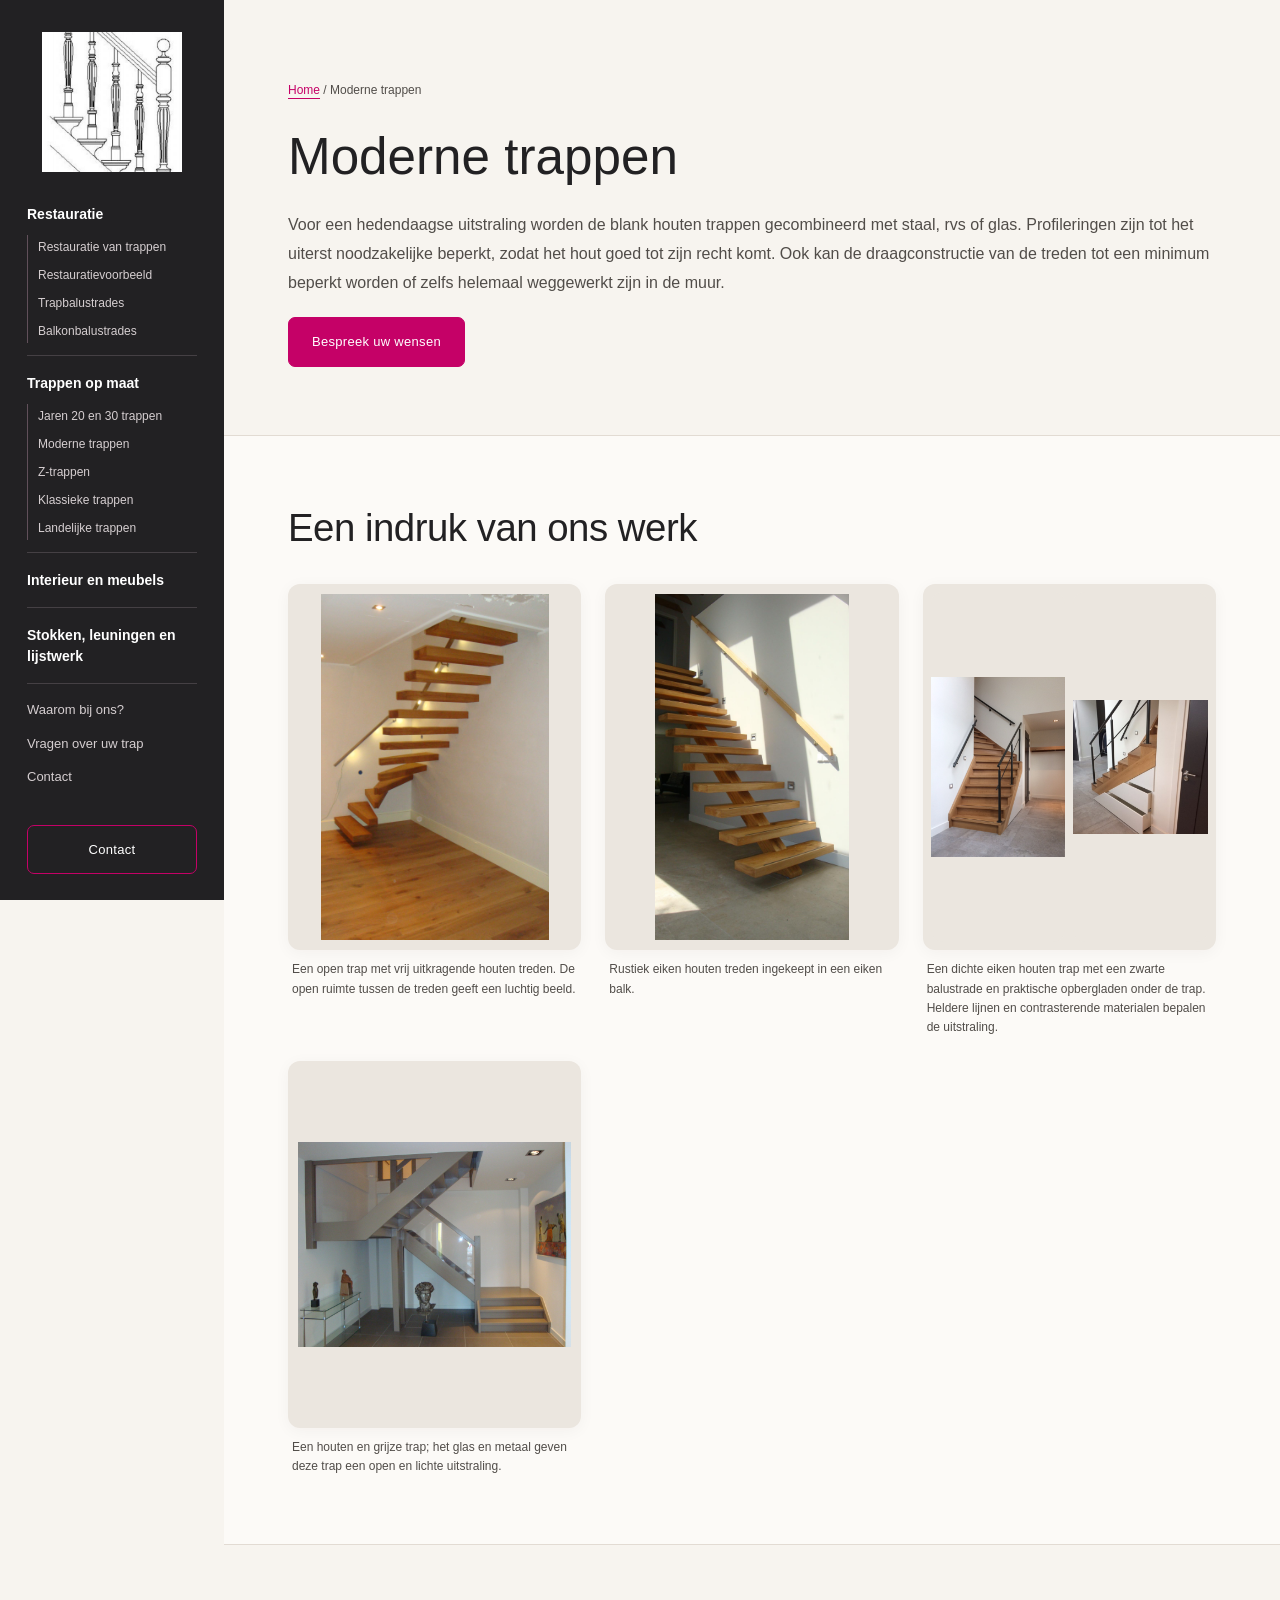
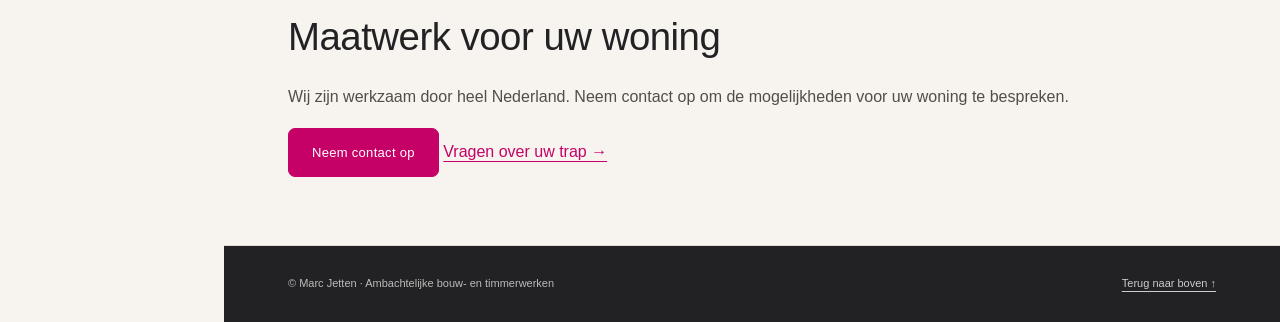
<file: moderne-trappen.html>
<!doctype html>
<html lang="nl"><head><meta charset="utf-8"><meta name="viewport" content="width=device-width,initial-scale=1">
<title>Moderne trappen op maat | Marc Jetten</title>
<meta name="description" content="Voor een hedendaagse uitstraling worden de blank houten trappen gecombineerd met staal, rvs of glas. Profileringen zijn tot het uiterst noodzakelijke beperkt, zodat het hout goed tot zijn recht komt. Ook kan de draagconstructie van de treden tot een minimum beperkt worden of zelfs helemaal weggewerkt zijn in de muur.">
<meta name="robots" content="index,follow"><link rel="canonical" href="https://www.marcjetten.nl/moderne-trappen.html"><meta name="theme-color" content="#141517">
<meta property="og:type" content="website"><meta property="og:locale" content="nl_NL"><meta property="og:title" content="Moderne trappen | Marc Jetten"><meta property="og:description" content="Voor een hedendaagse uitstraling worden de blank houten trappen gecombineerd met staal, rvs of glas. Profileringen zijn tot het uiterst noodzakelijke beperkt, zodat het hout goed tot zijn recht komt. Ook kan de draagconstructie van de treden tot een minimum beperkt worden of zelfs helemaal weggewerkt zijn in de muur.">
<link rel="stylesheet" href="styles.css"><script defer src="site.js"></script><script type="application/ld+json">{"@context": "https://schema.org", "@graph": [{"@context": "https://schema.org", "@type": "LocalBusiness", "@id": "https://www.marcjetten.nl/#bedrijf", "name": "Marc Jetten Ambachtelijke Bouw- & Timmerwerken", "url": "https://www.marcjetten.nl/", "description": "Ambachtelijke houten trappen op maat, traprestauratie, balustrades en timmerwerk. Werkzaam door heel Nederland.", "telephone": "+31648790851", "email": "info@marcjetten.nl", "address": {"@type": "PostalAddress", "streetAddress": "Didamseweg 146", "postalCode": "6902 PE", "addressLocality": "Zevenaar", "addressCountry": "NL"}, "hasOfferCatalog": {"@type": "OfferCatalog", "name": "Trappen en timmerwerk", "itemListElement": [{"@type": "Offer", "itemOffered": {"@type": "Service", "name": "Restauratie van trappen", "description": "Wij restaureren houten trappen, leuningen, balustrades en andere historische houten bouwdelen. Oorspronkelijke houtsoorten en ambachtelijke details geven richting aan het herstel. Van een beschadigde trede tot ontbrekend draaiwerk en/of snijwerk."}}, {"@type": "Offer", "itemOffered": {"@type": "Service", "name": "Trapbalustrades", "description": "Soms is in het verleden de oorspronkelijke balustrade van een trap verwijderd. Wij kunnen deze voor u in de originele staat terugbrengen."}}, {"@type": "Offer", "itemOffered": {"@type": "Service", "name": "Balkonbalustrades", "description": "Ook balkonbalustrades kunnen nagemaakt of naar een geheel nieuw ontwerp worden vervaardigd."}}, {"@type": "Offer", "itemOffered": {"@type": "Service", "name": "Jaren 20 en 30 trappen", "description": "Heeft u een huis uit de jaren 20 of 30 of wilt u die sfeer creëren? Deze trappen sluiten aan bij deze stijl. De trap kan naar uw wens van blank hout (bijvoorbeeld eiken of mahonie), volledig dekkend geschilderd of met een combinatie van witte en houten onderdelen worden uitgevoerd."}}, {"@type": "Offer", "itemOffered": {"@type": "Service", "name": "Moderne trappen", "description": "Voor een hedendaagse uitstraling worden de blank houten trappen gecombineerd met staal, rvs of glas. Profileringen zijn tot het uiterst noodzakelijke beperkt, zodat het hout goed tot zijn recht komt. Ook kan de draagconstructie van de treden tot een minimum beperkt worden of zelfs helemaal weggewerkt zijn in de muur."}}, {"@type": "Offer", "itemOffered": {"@type": "Service", "name": "Z-trappen", "description": ""}}, {"@type": "Offer", "itemOffered": {"@type": "Service", "name": "Klassieke trappen", "description": "Houdt u van een klassieke en tijdloze stijl met draai- en eventueel snijwerk? De trap kan ook uitgevoerd worden met balustrades van siersmeedwerk en/of gebogen bomen."}}, {"@type": "Offer", "itemOffered": {"@type": "Service", "name": "Landelijke trappen", "description": "Een landelijke trap ademt sfeer en gezelligheid uit. Deze rustieke trappen zijn in hun eenvoud een aanwinst voor uw huis. De landelijke trap wordt voornamelijk in eiken uitgevoerd."}}, {"@type": "Offer", "itemOffered": {"@type": "Service", "name": "Interieur en meubels", "description": "Van een tafel tot een kamer-en-suitekast of badkamermeubel: we maken houten meubels en betimmeringen op maat. Gebruik, beschikbare ruimte en de uitstraling van uw interieur bepalen het ontwerp, de materiaalkeuze en de afwerking."}}, {"@type": "Offer", "itemOffered": {"@type": "Service", "name": "Stokken, leuningen en lijstwerk", "description": "Wij vervaardigen geprofileerde betimmeringen en lijstwerk, nieuw of naar bestaand model. Ook voor leuningen in elk gewenst model en wrongstukken bent u bij ons aan het juiste adres. Verder zijn wij gespecialiseerd in het vervaardigen van ronde stokken en leuningen in elke gewenste houtsoort en diameter."}}]}, "areaServed": {"@type": "Country", "name": "Nederland"}}, {"@context": "https://schema.org", "@type": "Service", "name": "Moderne trappen", "description": "Voor een hedendaagse uitstraling worden de blank houten trappen gecombineerd met staal, rvs of glas. Profileringen zijn tot het uiterst noodzakelijke beperkt, zodat het hout goed tot zijn recht komt. Ook kan de draagconstructie van de treden tot een minimum beperkt worden of zelfs helemaal weggewerkt zijn in de muur.", "url": "https://www.marcjetten.nl/moderne-trappen.html", "areaServed": {"@type": "Country", "name": "Nederland"}, "provider": {"@id": "https://www.marcjetten.nl/#bedrijf"}}]}</script></head>
<body><a class="skip" href="#inhoud">Naar de inhoud</a>
<header class="sidebar"><a class="brand" href="index.html#home" aria-label="Marc Jetten — home"><img src="assets/trapillustratie.png" alt="Trapillustratie Marc Jetten" width="140" height="140"></a>
<button class="menu-toggle" type="button" aria-controls="navigatie" aria-expanded="false">Menu</button><nav id="navigatie" aria-label="Hoofdnavigatie"><div class="nav-group"><a class="nav-heading" href="index.html#restauratie">Restauratie</a><div class="nav-items"><a href="index.html#restauratie">Restauratie van trappen</a><a href="index.html#projecten">Restauratievoorbeeld</a><a href="index.html#trapbalustrades">Trapbalustrades</a><a href="index.html#balkonbalustrades">Balkonbalustrades</a></div></div><div class="nav-group"><a class="nav-heading" href="index.html#nieuwe-trappen">Trappen op maat</a><div class="nav-items"><a href="index.html#jaren-20-en-30">Jaren 20 en 30 trappen</a><a href="index.html#moderne-trappen">Moderne trappen</a><a href="index.html#z-trappen">Z-trappen</a><a href="index.html#klassieke-trappen">Klassieke trappen</a><a href="index.html#landelijke-trappen">Landelijke trappen</a></div></div><div class="nav-group"><a class="nav-heading" href="index.html#interieur-en-meubels">Interieur en meubels</a><div class="nav-items"></div></div><div class="nav-group"><a class="nav-heading" href="index.html#leuningen-en-lijstwerk">Stokken, leuningen en lijstwerk</a><div class="nav-items"></div></div><a href="index.html#waarom-bij-ons">Waarom bij ons?</a><a href="index.html#klantvragen">Vragen over uw trap</a><a href="index.html#contact">Contact</a></nav><a class="contact-button" href="index.html#contact">Contact</a></header>
<main id="inhoud"><section class="section service-heading" id="moderne-trappen"><p><a href="index.html">Home</a> / Moderne trappen</p><h1>Moderne trappen</h1><p class="intro">Voor een hedendaagse uitstraling worden de blank houten trappen gecombineerd met staal, rvs of glas. Profileringen zijn tot het uiterst noodzakelijke beperkt, zodat het hout goed tot zijn recht komt. Ook kan de draagconstructie van de treden tot een minimum beperkt worden of zelfs helemaal weggewerkt zijn in de muur.</p><a class="button" href="index.html#contact">Bespreek uw wensen</a></section><section class="section"><h2>Een indruk van ons werk</h2><div class="gallery"><figure class="photo photo--contain"><a href="fotos/Moderne%20trappen/45.jpg" target="_blank" rel="noopener" aria-label="Moderne trappen — maatwerk van Marc Jetten — vergroot foto"><img src="fotos/Moderne%20trappen/45.jpg" alt="Moderne trappen — maatwerk van Marc Jetten" style="object-position:50% 50%" loading="lazy" decoding="async" width="480" height="600"></a><figcaption>Een open trap met vrij uitkragende houten treden. De open ruimte tussen de treden geeft een luchtig beeld.</figcaption></figure><figure class="photo photo--contain"><a href="fotos/Moderne%20trappen/IMG_4645.JPG" target="_blank" rel="noopener" aria-label="Moderne trappen — maatwerk van Marc Jetten — vergroot foto"><img src="fotos/Moderne%20trappen/IMG_4645.JPG" alt="Moderne trappen — maatwerk van Marc Jetten" style="object-position:50% 50%" loading="lazy" decoding="async" width="480" height="600"></a><figcaption>Rustiek eiken houten treden ingekeept in een eiken balk.</figcaption></figure><figure class="photo photo-pair"><div class="photo-pair__frame"><a class="photo-pair__image photo--cover" href="fotos/Moderne%20trappen/IMG_5695.JPG" target="_blank" rel="noopener" aria-label="Een dichte eiken houten trap met een zwarte balustrade. Heldere lijnen en contrasterende materialen bepalen de uitstraling. — vergroot foto"><img src="fotos/Moderne%20trappen/IMG_5695.JPG" alt="Een dichte eiken houten trap met een zwarte balustrade. Heldere lijnen en contrasterende materialen bepalen de uitstraling." style="object-position:50% 50%" loading="lazy" decoding="async" width="480" height="600"></a><a class="photo-pair__image photo--contain" href="fotos/Moderne%20trappen/IMG_5697.jpg" target="_blank" rel="noopener" aria-label="Praktische opbergladen onder de trap. — vergroot foto"><img src="fotos/Moderne%20trappen/IMG_5697.jpg" alt="Praktische opbergladen onder de trap." style="object-position:50% 50%" loading="lazy" decoding="async" width="480" height="600"></a></div><figcaption>Een dichte eiken houten trap met een zwarte balustrade en praktische opbergladen onder de trap. Heldere lijnen en contrasterende materialen bepalen de uitstraling.</figcaption></figure><figure class="photo photo--contain"><a href="fotos/Moderne%20trappen/beginfoto.JPG" target="_blank" rel="noopener" aria-label="Moderne trappen — maatwerk van Marc Jetten — vergroot foto"><img src="fotos/Moderne%20trappen/beginfoto.JPG" alt="Moderne trappen — maatwerk van Marc Jetten" style="object-position:50% 50%" loading="lazy" decoding="async" width="480" height="600"></a><figcaption>Een houten en grijze trap; het glas en metaal geven deze trap een open en lichte uitstraling.</figcaption></figure></div></section><section class="section"><h2>Maatwerk voor uw woning</h2><p>Wij zijn werkzaam door heel Nederland. Neem contact op om de mogelijkheden voor uw woning te bespreken.</p><a class="button" href="index.html#contact">Neem contact op</a> <a href="index.html#klantvragen">Vragen over uw trap →</a></section></main>
<footer><span>© Marc Jetten · Ambachtelijke bouw- en timmerwerken</span><a href="index.html#home">Terug naar boven ↑</a></footer>
<dialog id="foto-viewer" aria-label="Fotovergrootglas"><button class="close" type="button" aria-label="Sluit foto">Sluiten ×</button><div class="viewer"><button class="previous" type="button" aria-label="Vorige foto">←</button><img alt=""><button class="next" type="button" aria-label="Volgende foto">→</button></div><p class="caption" aria-live="polite"></p></dialog></body></html>
</file>
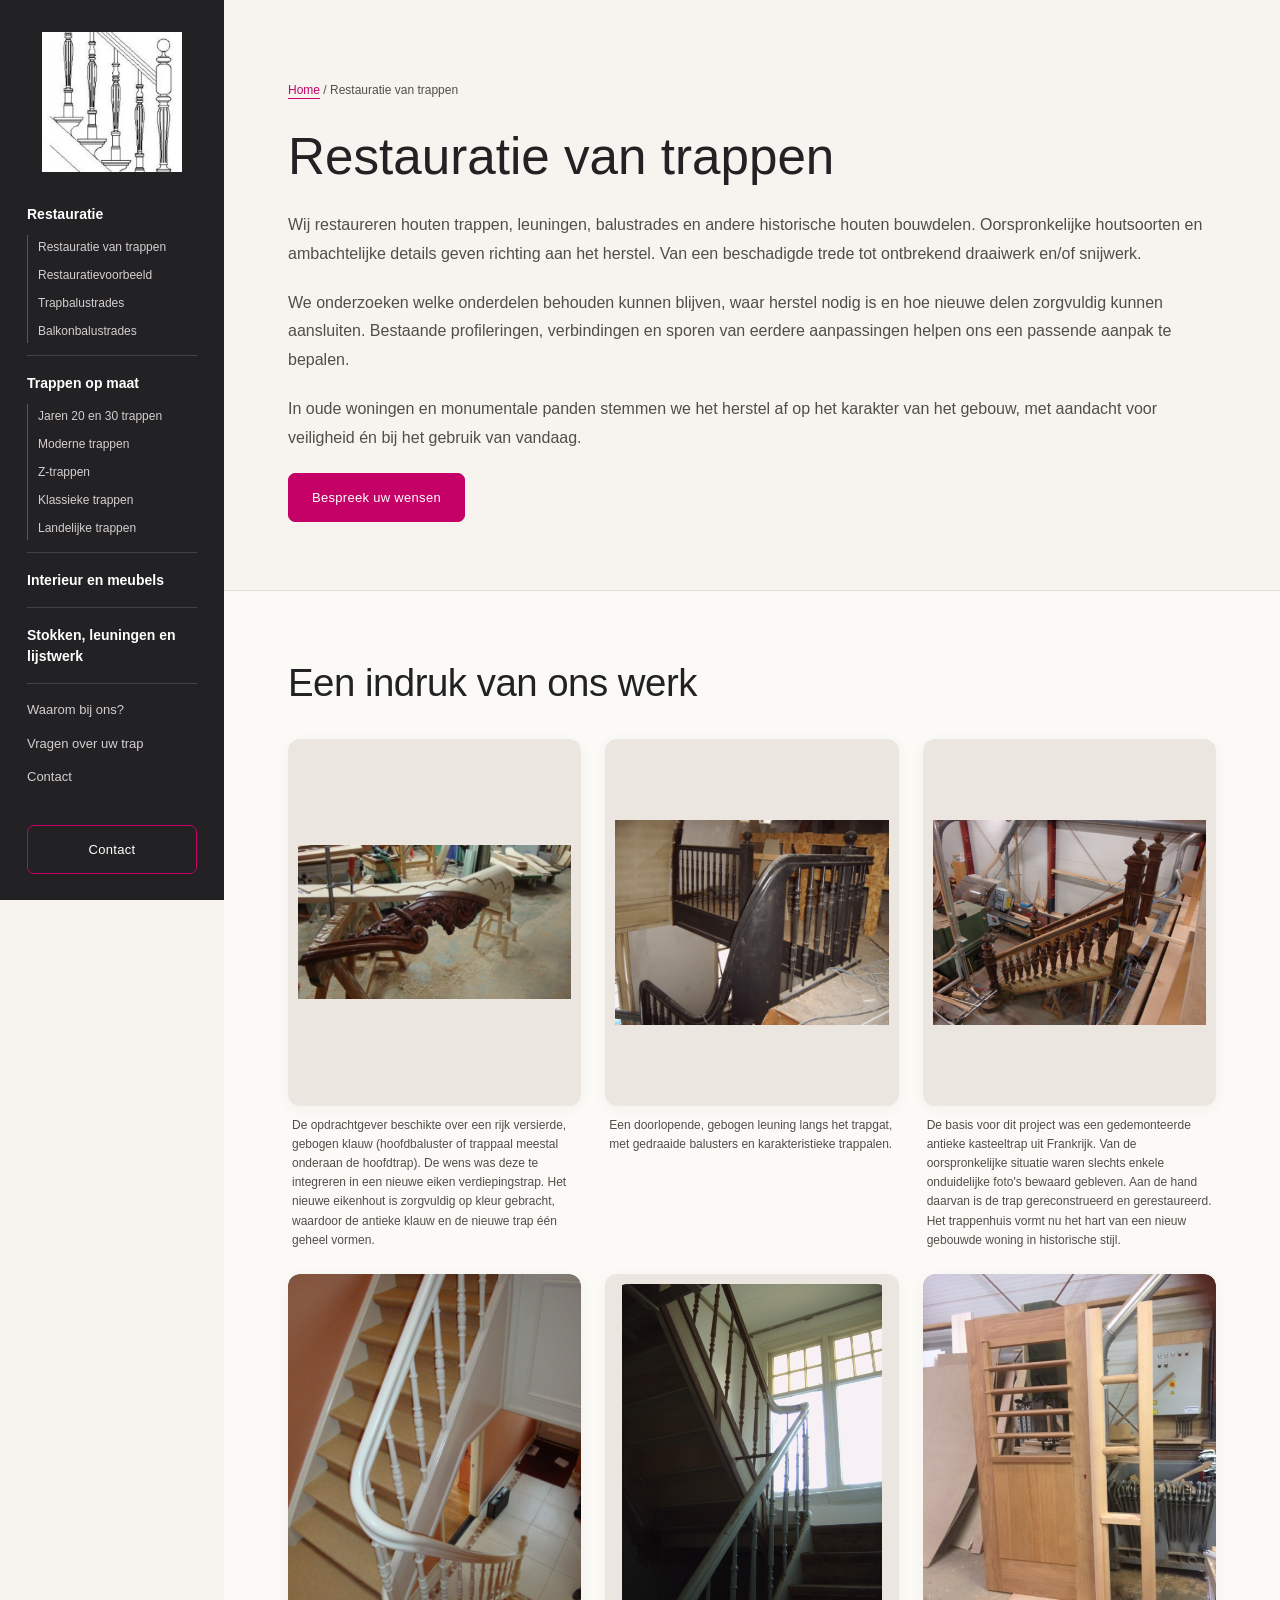
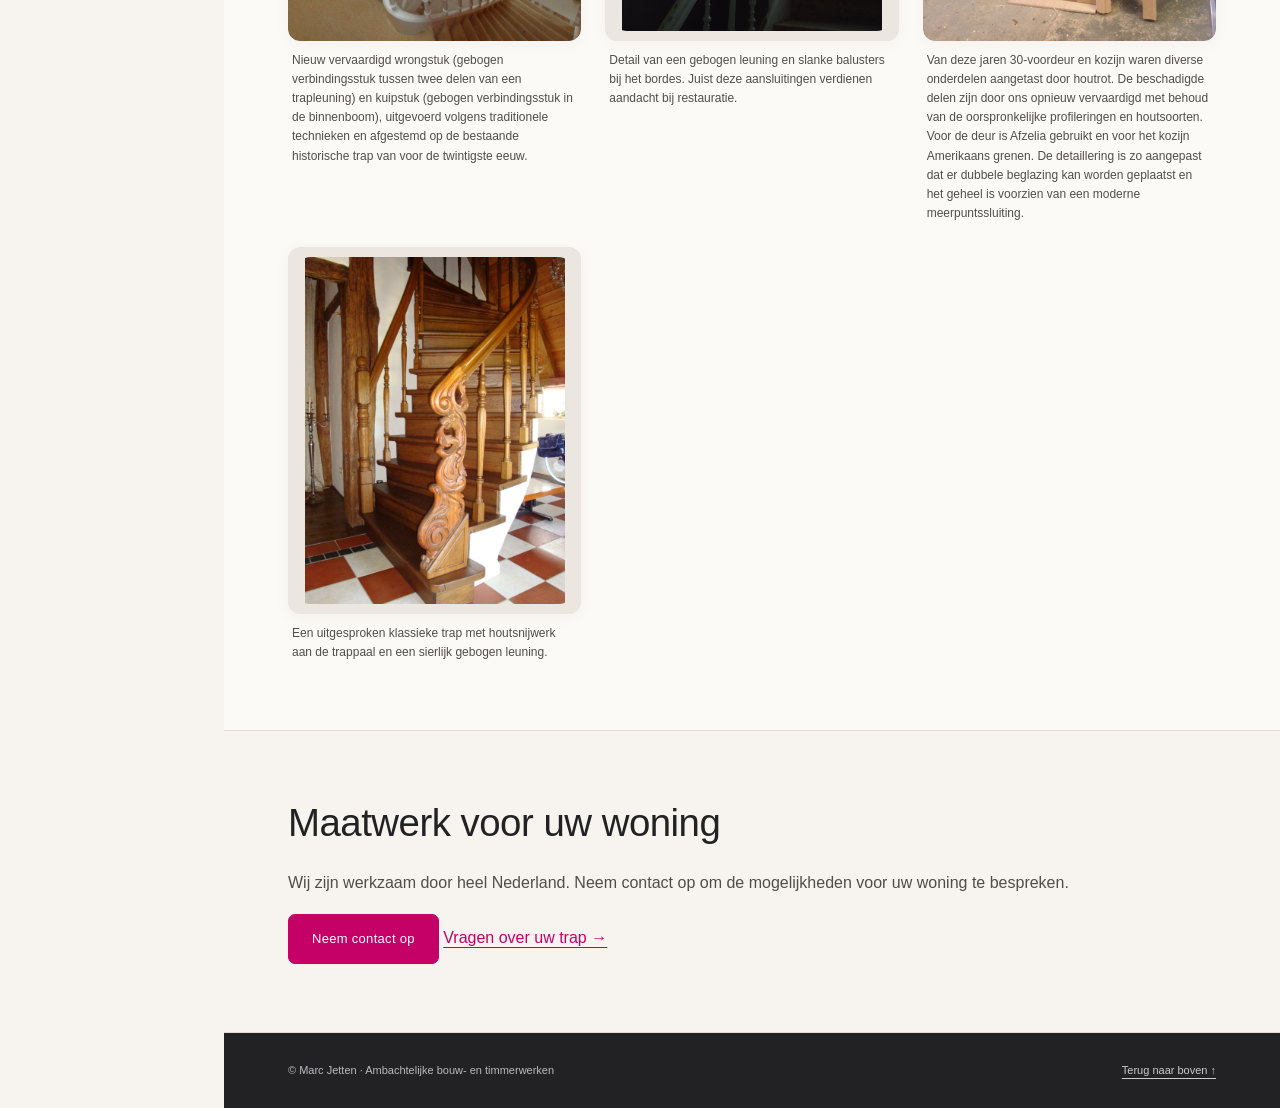
<file: restauratie.html>
<!doctype html>
<html lang="nl"><head><meta charset="utf-8"><meta name="viewport" content="width=device-width,initial-scale=1">
<title>Restauratie van trappen op maat | Marc Jetten</title>
<meta name="description" content="Wij restaureren houten trappen, leuningen, balustrades en andere historische houten bouwdelen. Oorspronkelijke houtsoorten en ambachtelijke details geven richting aan het herstel. Van een beschadigde trede tot ontbrekend draaiwerk en/of snijwerk.">
<meta name="robots" content="index,follow"><link rel="canonical" href="https://www.marcjetten.nl/restauratie.html"><meta name="theme-color" content="#141517">
<meta property="og:type" content="website"><meta property="og:locale" content="nl_NL"><meta property="og:title" content="Restauratie van trappen | Marc Jetten"><meta property="og:description" content="Wij restaureren houten trappen, leuningen, balustrades en andere historische houten bouwdelen. Oorspronkelijke houtsoorten en ambachtelijke details geven richting aan het herstel. Van een beschadigde trede tot ontbrekend draaiwerk en/of snijwerk.">
<link rel="stylesheet" href="styles.css"><script defer src="site.js"></script><script type="application/ld+json">{"@context": "https://schema.org", "@graph": [{"@context": "https://schema.org", "@type": "LocalBusiness", "@id": "https://www.marcjetten.nl/#bedrijf", "name": "Marc Jetten Ambachtelijke Bouw- & Timmerwerken", "url": "https://www.marcjetten.nl/", "description": "Ambachtelijke houten trappen op maat, traprestauratie, balustrades en timmerwerk. Werkzaam door heel Nederland.", "telephone": "+31648790851", "email": "info@marcjetten.nl", "address": {"@type": "PostalAddress", "streetAddress": "Didamseweg 146", "postalCode": "6902 PE", "addressLocality": "Zevenaar", "addressCountry": "NL"}, "hasOfferCatalog": {"@type": "OfferCatalog", "name": "Trappen en timmerwerk", "itemListElement": [{"@type": "Offer", "itemOffered": {"@type": "Service", "name": "Restauratie van trappen", "description": "Wij restaureren houten trappen, leuningen, balustrades en andere historische houten bouwdelen. Oorspronkelijke houtsoorten en ambachtelijke details geven richting aan het herstel. Van een beschadigde trede tot ontbrekend draaiwerk en/of snijwerk."}}, {"@type": "Offer", "itemOffered": {"@type": "Service", "name": "Trapbalustrades", "description": "Soms is in het verleden de oorspronkelijke balustrade van een trap verwijderd. Wij kunnen deze voor u in de originele staat terugbrengen."}}, {"@type": "Offer", "itemOffered": {"@type": "Service", "name": "Balkonbalustrades", "description": "Ook balkonbalustrades kunnen nagemaakt of naar een geheel nieuw ontwerp worden vervaardigd."}}, {"@type": "Offer", "itemOffered": {"@type": "Service", "name": "Jaren 20 en 30 trappen", "description": "Heeft u een huis uit de jaren 20 of 30 of wilt u die sfeer creëren? Deze trappen sluiten aan bij deze stijl. De trap kan naar uw wens van blank hout (bijvoorbeeld eiken of mahonie), volledig dekkend geschilderd of met een combinatie van witte en houten onderdelen worden uitgevoerd."}}, {"@type": "Offer", "itemOffered": {"@type": "Service", "name": "Moderne trappen", "description": "Voor een hedendaagse uitstraling worden de blank houten trappen gecombineerd met staal, rvs of glas. Profileringen zijn tot het uiterst noodzakelijke beperkt, zodat het hout goed tot zijn recht komt. Ook kan de draagconstructie van de treden tot een minimum beperkt worden of zelfs helemaal weggewerkt zijn in de muur."}}, {"@type": "Offer", "itemOffered": {"@type": "Service", "name": "Z-trappen", "description": ""}}, {"@type": "Offer", "itemOffered": {"@type": "Service", "name": "Klassieke trappen", "description": "Houdt u van een klassieke en tijdloze stijl met draai- en eventueel snijwerk? De trap kan ook uitgevoerd worden met balustrades van siersmeedwerk en/of gebogen bomen."}}, {"@type": "Offer", "itemOffered": {"@type": "Service", "name": "Landelijke trappen", "description": "Een landelijke trap ademt sfeer en gezelligheid uit. Deze rustieke trappen zijn in hun eenvoud een aanwinst voor uw huis. De landelijke trap wordt voornamelijk in eiken uitgevoerd."}}, {"@type": "Offer", "itemOffered": {"@type": "Service", "name": "Interieur en meubels", "description": "Van een tafel tot een kamer-en-suitekast of badkamermeubel: we maken houten meubels en betimmeringen op maat. Gebruik, beschikbare ruimte en de uitstraling van uw interieur bepalen het ontwerp, de materiaalkeuze en de afwerking."}}, {"@type": "Offer", "itemOffered": {"@type": "Service", "name": "Stokken, leuningen en lijstwerk", "description": "Wij vervaardigen geprofileerde betimmeringen en lijstwerk, nieuw of naar bestaand model. Ook voor leuningen in elk gewenst model en wrongstukken bent u bij ons aan het juiste adres. Verder zijn wij gespecialiseerd in het vervaardigen van ronde stokken en leuningen in elke gewenste houtsoort en diameter."}}]}, "areaServed": {"@type": "Country", "name": "Nederland"}}, {"@context": "https://schema.org", "@type": "Service", "name": "Restauratie van trappen", "description": "Wij restaureren houten trappen, leuningen, balustrades en andere historische houten bouwdelen. Oorspronkelijke houtsoorten en ambachtelijke details geven richting aan het herstel. Van een beschadigde trede tot ontbrekend draaiwerk en/of snijwerk.", "url": "https://www.marcjetten.nl/restauratie.html", "areaServed": {"@type": "Country", "name": "Nederland"}, "provider": {"@id": "https://www.marcjetten.nl/#bedrijf"}}]}</script></head>
<body><a class="skip" href="#inhoud">Naar de inhoud</a>
<header class="sidebar"><a class="brand" href="index.html#home" aria-label="Marc Jetten — home"><img src="assets/trapillustratie.png" alt="Trapillustratie Marc Jetten" width="140" height="140"></a>
<button class="menu-toggle" type="button" aria-controls="navigatie" aria-expanded="false">Menu</button><nav id="navigatie" aria-label="Hoofdnavigatie"><div class="nav-group"><a class="nav-heading" href="index.html#restauratie">Restauratie</a><div class="nav-items"><a href="index.html#restauratie">Restauratie van trappen</a><a href="index.html#projecten">Restauratievoorbeeld</a><a href="index.html#trapbalustrades">Trapbalustrades</a><a href="index.html#balkonbalustrades">Balkonbalustrades</a></div></div><div class="nav-group"><a class="nav-heading" href="index.html#nieuwe-trappen">Trappen op maat</a><div class="nav-items"><a href="index.html#jaren-20-en-30">Jaren 20 en 30 trappen</a><a href="index.html#moderne-trappen">Moderne trappen</a><a href="index.html#z-trappen">Z-trappen</a><a href="index.html#klassieke-trappen">Klassieke trappen</a><a href="index.html#landelijke-trappen">Landelijke trappen</a></div></div><div class="nav-group"><a class="nav-heading" href="index.html#interieur-en-meubels">Interieur en meubels</a><div class="nav-items"></div></div><div class="nav-group"><a class="nav-heading" href="index.html#leuningen-en-lijstwerk">Stokken, leuningen en lijstwerk</a><div class="nav-items"></div></div><a href="index.html#waarom-bij-ons">Waarom bij ons?</a><a href="index.html#klantvragen">Vragen over uw trap</a><a href="index.html#contact">Contact</a></nav><a class="contact-button" href="index.html#contact">Contact</a></header>
<main id="inhoud"><section class="section service-heading" id="restauratie"><p><a href="index.html">Home</a> / Restauratie van trappen</p><h1>Restauratie van trappen</h1><p class="intro">Wij restaureren houten trappen, leuningen, balustrades en andere historische houten bouwdelen. Oorspronkelijke houtsoorten en ambachtelijke details geven richting aan het herstel. Van een beschadigde trede tot ontbrekend draaiwerk en/of snijwerk.</p><p class="intro">We onderzoeken welke onderdelen behouden kunnen blijven, waar herstel nodig is en hoe nieuwe delen zorgvuldig kunnen aansluiten. Bestaande profileringen, verbindingen en sporen van eerdere aanpassingen helpen ons een passende aanpak te bepalen.</p><p class="intro">In oude woningen en monumentale panden stemmen we het herstel af op het karakter van het gebouw, met aandacht voor veiligheid én bij het gebruik van vandaag.</p><a class="button" href="index.html#contact">Bespreek uw wensen</a></section><section class="section"><h2>Een indruk van ons werk</h2><div class="gallery"><figure class="photo photo--contain"><a href="fotos/Restauratie/c.jpg" target="_blank" rel="noopener" aria-label="Restauratie van trappen en historisch houtwerk — maatwerk van Marc Jetten — vergroot foto"><img src="fotos/Restauratie/c.jpg" alt="Restauratie van trappen en historisch houtwerk — maatwerk van Marc Jetten" style="object-position:50% 50%" loading="lazy" decoding="async" width="480" height="600"></a><figcaption>De opdrachtgever beschikte over een rijk versierde, gebogen klauw (hoofdbaluster of trappaal meestal onderaan de hoofdtrap). De wens was deze te integreren in een nieuwe eiken verdiepingstrap. Het nieuwe eikenhout is zorgvuldig op kleur gebracht, waardoor de antieke klauw en de nieuwe trap één geheel vormen.</figcaption></figure><figure class="photo photo--contain"><a href="fotos/Restauratie/IMG00035.JPG" target="_blank" rel="noopener" aria-label="Restauratie van trappen en historisch houtwerk — maatwerk van Marc Jetten — vergroot foto"><img src="fotos/Restauratie/IMG00035.JPG" alt="Restauratie van trappen en historisch houtwerk — maatwerk van Marc Jetten" style="object-position:50% 50%" loading="lazy" decoding="async" width="480" height="600"></a><figcaption>Een doorlopende, gebogen leuning langs het trapgat, met gedraaide balusters en karakteristieke trappalen.</figcaption></figure><figure class="photo photo--contain"><a href="fotos/Restauratie/DSC02019.JPG" target="_blank" rel="noopener" aria-label="Restauratie van trappen en historisch houtwerk — maatwerk van Marc Jetten — vergroot foto"><img src="fotos/Restauratie/DSC02019.JPG" alt="Restauratie van trappen en historisch houtwerk — maatwerk van Marc Jetten" style="object-position:50% 50%" loading="lazy" decoding="async" width="480" height="600"></a><figcaption>De basis voor dit project was een gedemonteerde antieke kasteeltrap uit Frankrijk. Van de oorspronkelijke situatie waren slechts enkele onduidelijke foto&#x27;s bewaard gebleven. Aan de hand daarvan is de trap gereconstrueerd en gerestaureerd. Het trappenhuis vormt nu het hart van een nieuw gebouwde woning in historische stijl.</figcaption></figure><figure class="photo photo--cover"><a href="fotos/Restauratie/DSC02213.JPG" target="_blank" rel="noopener" aria-label="Restauratie van trappen en historisch houtwerk — maatwerk van Marc Jetten — vergroot foto"><img src="fotos/Restauratie/DSC02213.JPG" alt="Restauratie van trappen en historisch houtwerk — maatwerk van Marc Jetten" style="object-position:50% 50%" loading="lazy" decoding="async" width="480" height="600"></a><figcaption>Nieuw vervaardigd wrongstuk (gebogen verbindingsstuk tussen twee delen van een trapleuning) en kuipstuk (gebogen verbindingsstuk in de binnenboom), uitgevoerd volgens traditionele technieken en afgestemd op de bestaande historische trap van voor de twintigste eeuw.</figcaption></figure><figure class="photo photo--contain"><a href="fotos/Restauratie/IMG00050.JPG" target="_blank" rel="noopener" aria-label="Restauratie van trappen en historisch houtwerk — maatwerk van Marc Jetten — vergroot foto"><img src="fotos/Restauratie/IMG00050.JPG" alt="Restauratie van trappen en historisch houtwerk — maatwerk van Marc Jetten" style="object-position:50% 50%" loading="lazy" decoding="async" width="480" height="600"></a><figcaption>Detail van een gebogen leuning en slanke balusters bij het bordes. Juist deze aansluitingen verdienen aandacht bij restauratie.</figcaption></figure><figure class="photo photo--cover"><a href="fotos/Restauratie/IMG_5368.JPG" target="_blank" rel="noopener" aria-label="Restauratie van trappen en historisch houtwerk — maatwerk van Marc Jetten — vergroot foto"><img src="fotos/Restauratie/IMG_5368.JPG" alt="Restauratie van trappen en historisch houtwerk — maatwerk van Marc Jetten" style="object-position:50% 50%" loading="lazy" decoding="async" width="480" height="600"></a><figcaption>Van deze jaren 30-voordeur en kozijn waren diverse onderdelen aangetast door houtrot. De beschadigde delen zijn door ons opnieuw vervaardigd met behoud van de oorspronkelijke profileringen en houtsoorten. Voor de deur is Afzelia gebruikt en voor het kozijn Amerikaans grenen. De detaillering is zo aangepast dat er dubbele beglazing kan worden geplaatst en het geheel is voorzien van een moderne meerpuntssluiting.</figcaption></figure><figure class="photo photo--contain"><a href="fotos/Klassieke%20trappen/DSC01207.JPG" target="_blank" rel="noopener" aria-label="Klassieke trappen — maatwerk van Marc Jetten — vergroot foto"><img src="fotos/Klassieke%20trappen/DSC01207.JPG" alt="Klassieke trappen — maatwerk van Marc Jetten" style="object-position:50% 50%" loading="lazy" decoding="async" width="480" height="600"></a><figcaption>Een uitgesproken klassieke trap met houtsnijwerk aan de trappaal en een sierlijk gebogen leuning.</figcaption></figure></div></section><section class="section"><h2>Maatwerk voor uw woning</h2><p>Wij zijn werkzaam door heel Nederland. Neem contact op om de mogelijkheden voor uw woning te bespreken.</p><a class="button" href="index.html#contact">Neem contact op</a> <a href="index.html#klantvragen">Vragen over uw trap →</a></section></main>
<footer><span>© Marc Jetten · Ambachtelijke bouw- en timmerwerken</span><a href="index.html#home">Terug naar boven ↑</a></footer>
<dialog id="foto-viewer" aria-label="Fotovergrootglas"><button class="close" type="button" aria-label="Sluit foto">Sluiten ×</button><div class="viewer"><button class="previous" type="button" aria-label="Vorige foto">←</button><img alt=""><button class="next" type="button" aria-label="Volgende foto">→</button></div><p class="caption" aria-live="polite"></p></dialog></body></html>
</file>
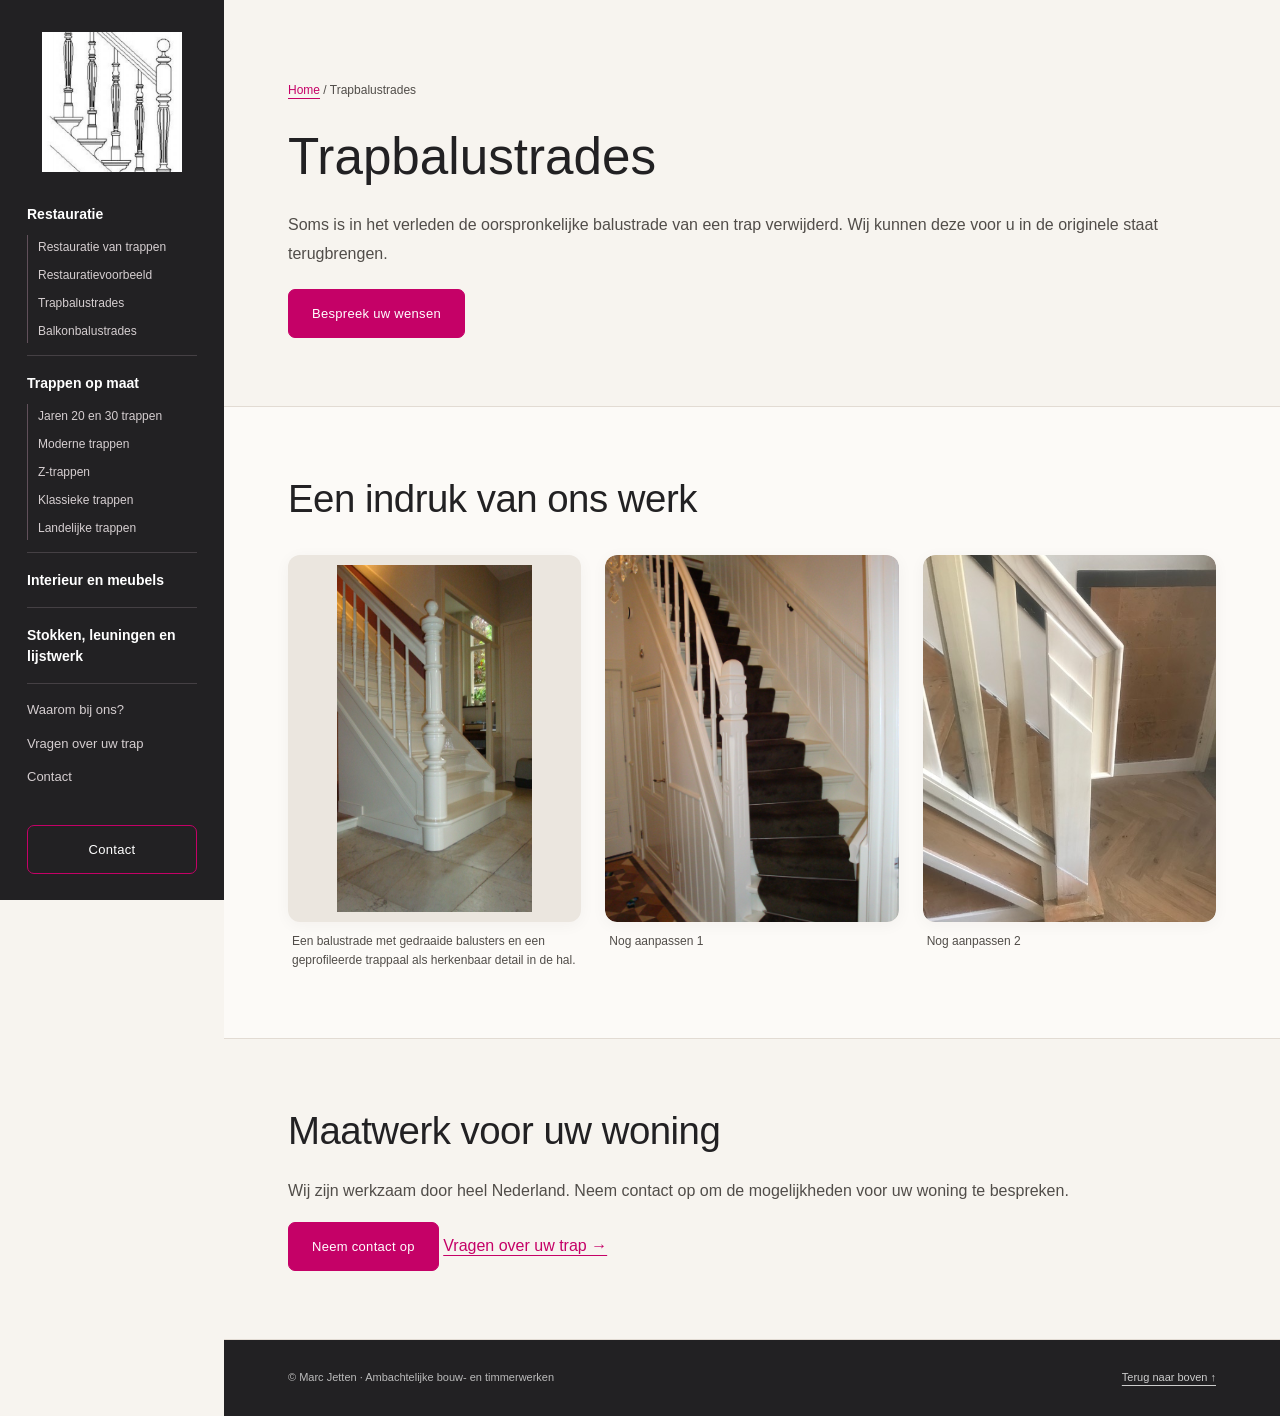
<file: trapbalustrades.html>
<!doctype html>
<html lang="nl"><head><meta charset="utf-8"><meta name="viewport" content="width=device-width,initial-scale=1">
<title>Trapbalustrades op maat | Marc Jetten</title>
<meta name="description" content="Soms is in het verleden de oorspronkelijke balustrade van een trap verwijderd. Wij kunnen deze voor u in de originele staat terugbrengen.">
<meta name="robots" content="index,follow"><link rel="canonical" href="https://www.marcjetten.nl/trapbalustrades.html"><meta name="theme-color" content="#141517">
<meta property="og:type" content="website"><meta property="og:locale" content="nl_NL"><meta property="og:title" content="Trapbalustrades | Marc Jetten"><meta property="og:description" content="Soms is in het verleden de oorspronkelijke balustrade van een trap verwijderd. Wij kunnen deze voor u in de originele staat terugbrengen.">
<link rel="stylesheet" href="styles.css"><script defer src="site.js"></script><script type="application/ld+json">{"@context": "https://schema.org", "@graph": [{"@context": "https://schema.org", "@type": "LocalBusiness", "@id": "https://www.marcjetten.nl/#bedrijf", "name": "Marc Jetten Ambachtelijke Bouw- & Timmerwerken", "url": "https://www.marcjetten.nl/", "description": "Ambachtelijke houten trappen op maat, traprestauratie, balustrades en timmerwerk. Werkzaam door heel Nederland.", "telephone": "+31648790851", "email": "info@marcjetten.nl", "address": {"@type": "PostalAddress", "streetAddress": "Didamseweg 146", "postalCode": "6902 PE", "addressLocality": "Zevenaar", "addressCountry": "NL"}, "hasOfferCatalog": {"@type": "OfferCatalog", "name": "Trappen en timmerwerk", "itemListElement": [{"@type": "Offer", "itemOffered": {"@type": "Service", "name": "Restauratie van trappen", "description": "Wij restaureren houten trappen, leuningen, balustrades en andere historische houten bouwdelen. Oorspronkelijke houtsoorten en ambachtelijke details geven richting aan het herstel. Van een beschadigde trede tot ontbrekend draaiwerk en/of snijwerk."}}, {"@type": "Offer", "itemOffered": {"@type": "Service", "name": "Trapbalustrades", "description": "Soms is in het verleden de oorspronkelijke balustrade van een trap verwijderd. Wij kunnen deze voor u in de originele staat terugbrengen."}}, {"@type": "Offer", "itemOffered": {"@type": "Service", "name": "Balkonbalustrades", "description": "Ook balkonbalustrades kunnen nagemaakt of naar een geheel nieuw ontwerp worden vervaardigd."}}, {"@type": "Offer", "itemOffered": {"@type": "Service", "name": "Jaren 20 en 30 trappen", "description": "Heeft u een huis uit de jaren 20 of 30 of wilt u die sfeer creëren? Deze trappen sluiten aan bij deze stijl. De trap kan naar uw wens van blank hout (bijvoorbeeld eiken of mahonie), volledig dekkend geschilderd of met een combinatie van witte en houten onderdelen worden uitgevoerd."}}, {"@type": "Offer", "itemOffered": {"@type": "Service", "name": "Moderne trappen", "description": "Voor een hedendaagse uitstraling worden de blank houten trappen gecombineerd met staal, rvs of glas. Profileringen zijn tot het uiterst noodzakelijke beperkt, zodat het hout goed tot zijn recht komt. Ook kan de draagconstructie van de treden tot een minimum beperkt worden of zelfs helemaal weggewerkt zijn in de muur."}}, {"@type": "Offer", "itemOffered": {"@type": "Service", "name": "Z-trappen", "description": ""}}, {"@type": "Offer", "itemOffered": {"@type": "Service", "name": "Klassieke trappen", "description": "Houdt u van een klassieke en tijdloze stijl met draai- en eventueel snijwerk? De trap kan ook uitgevoerd worden met balustrades van siersmeedwerk en/of gebogen bomen."}}, {"@type": "Offer", "itemOffered": {"@type": "Service", "name": "Landelijke trappen", "description": "Een landelijke trap ademt sfeer en gezelligheid uit. Deze rustieke trappen zijn in hun eenvoud een aanwinst voor uw huis. De landelijke trap wordt voornamelijk in eiken uitgevoerd."}}, {"@type": "Offer", "itemOffered": {"@type": "Service", "name": "Interieur en meubels", "description": "Van een tafel tot een kamer-en-suitekast of badkamermeubel: we maken houten meubels en betimmeringen op maat. Gebruik, beschikbare ruimte en de uitstraling van uw interieur bepalen het ontwerp, de materiaalkeuze en de afwerking."}}, {"@type": "Offer", "itemOffered": {"@type": "Service", "name": "Stokken, leuningen en lijstwerk", "description": "Wij vervaardigen geprofileerde betimmeringen en lijstwerk, nieuw of naar bestaand model. Ook voor leuningen in elk gewenst model en wrongstukken bent u bij ons aan het juiste adres. Verder zijn wij gespecialiseerd in het vervaardigen van ronde stokken en leuningen in elke gewenste houtsoort en diameter."}}]}, "areaServed": {"@type": "Country", "name": "Nederland"}}, {"@context": "https://schema.org", "@type": "Service", "name": "Trapbalustrades", "description": "Soms is in het verleden de oorspronkelijke balustrade van een trap verwijderd. Wij kunnen deze voor u in de originele staat terugbrengen.", "url": "https://www.marcjetten.nl/trapbalustrades.html", "areaServed": {"@type": "Country", "name": "Nederland"}, "provider": {"@id": "https://www.marcjetten.nl/#bedrijf"}}]}</script></head>
<body><a class="skip" href="#inhoud">Naar de inhoud</a>
<header class="sidebar"><a class="brand" href="index.html#home" aria-label="Marc Jetten — home"><img src="assets/trapillustratie.png" alt="Trapillustratie Marc Jetten" width="140" height="140"></a>
<button class="menu-toggle" type="button" aria-controls="navigatie" aria-expanded="false">Menu</button><nav id="navigatie" aria-label="Hoofdnavigatie"><div class="nav-group"><a class="nav-heading" href="index.html#restauratie">Restauratie</a><div class="nav-items"><a href="index.html#restauratie">Restauratie van trappen</a><a href="index.html#projecten">Restauratievoorbeeld</a><a href="index.html#trapbalustrades">Trapbalustrades</a><a href="index.html#balkonbalustrades">Balkonbalustrades</a></div></div><div class="nav-group"><a class="nav-heading" href="index.html#nieuwe-trappen">Trappen op maat</a><div class="nav-items"><a href="index.html#jaren-20-en-30">Jaren 20 en 30 trappen</a><a href="index.html#moderne-trappen">Moderne trappen</a><a href="index.html#z-trappen">Z-trappen</a><a href="index.html#klassieke-trappen">Klassieke trappen</a><a href="index.html#landelijke-trappen">Landelijke trappen</a></div></div><div class="nav-group"><a class="nav-heading" href="index.html#interieur-en-meubels">Interieur en meubels</a><div class="nav-items"></div></div><div class="nav-group"><a class="nav-heading" href="index.html#leuningen-en-lijstwerk">Stokken, leuningen en lijstwerk</a><div class="nav-items"></div></div><a href="index.html#waarom-bij-ons">Waarom bij ons?</a><a href="index.html#klantvragen">Vragen over uw trap</a><a href="index.html#contact">Contact</a></nav><a class="contact-button" href="index.html#contact">Contact</a></header>
<main id="inhoud"><section class="section service-heading" id="trapbalustrades"><p><a href="index.html">Home</a> / Trapbalustrades</p><h1>Trapbalustrades</h1><p class="intro">Soms is in het verleden de oorspronkelijke balustrade van een trap verwijderd. Wij kunnen deze voor u in de originele staat terugbrengen.</p><a class="button" href="index.html#contact">Bespreek uw wensen</a></section><section class="section"><h2>Een indruk van ons werk</h2><div class="gallery"><figure class="photo photo--contain"><a href="fotos/Balkon%20en%20traphekken/beginfoto.JPG" target="_blank" rel="noopener" aria-label="Trapbalustrades — maatwerk van Marc Jetten — vergroot foto"><img src="fotos/Balkon%20en%20traphekken/beginfoto.JPG" alt="Trapbalustrades — maatwerk van Marc Jetten" style="object-position:50% 50%" loading="lazy" decoding="async" width="480" height="600"></a><figcaption>Een balustrade met gedraaide balusters en een geprofileerde trappaal als herkenbaar detail in de hal.</figcaption></figure><figure class="photo photo--cover"><a href="fotos/Balkon%20en%20traphekken/DSC02179.JPG" target="_blank" rel="noopener" aria-label="Trapbalustrades — maatwerk van Marc Jetten — vergroot foto"><img src="fotos/Balkon%20en%20traphekken/DSC02179.JPG" alt="Trapbalustrades — maatwerk van Marc Jetten" style="object-position:50% 50%" loading="lazy" decoding="async" width="480" height="600"></a><figcaption>Nog aanpassen 1</figcaption></figure><figure class="photo photo--cover"><a href="fotos/Balkon%20en%20traphekken/IMG_3470.jpg" target="_blank" rel="noopener" aria-label="Trapbalustrades — maatwerk van Marc Jetten — vergroot foto"><img src="fotos/Balkon%20en%20traphekken/IMG_3470.jpg" alt="Trapbalustrades — maatwerk van Marc Jetten" style="object-position:50% 50%" loading="lazy" decoding="async" width="480" height="600"></a><figcaption>Nog aanpassen 2</figcaption></figure></div></section><section class="section"><h2>Maatwerk voor uw woning</h2><p>Wij zijn werkzaam door heel Nederland. Neem contact op om de mogelijkheden voor uw woning te bespreken.</p><a class="button" href="index.html#contact">Neem contact op</a> <a href="index.html#klantvragen">Vragen over uw trap →</a></section></main>
<footer><span>© Marc Jetten · Ambachtelijke bouw- en timmerwerken</span><a href="index.html#home">Terug naar boven ↑</a></footer>
<dialog id="foto-viewer" aria-label="Fotovergrootglas"><button class="close" type="button" aria-label="Sluit foto">Sluiten ×</button><div class="viewer"><button class="previous" type="button" aria-label="Vorige foto">←</button><img alt=""><button class="next" type="button" aria-label="Volgende foto">→</button></div><p class="caption" aria-live="polite"></p></dialog></body></html>
</file>
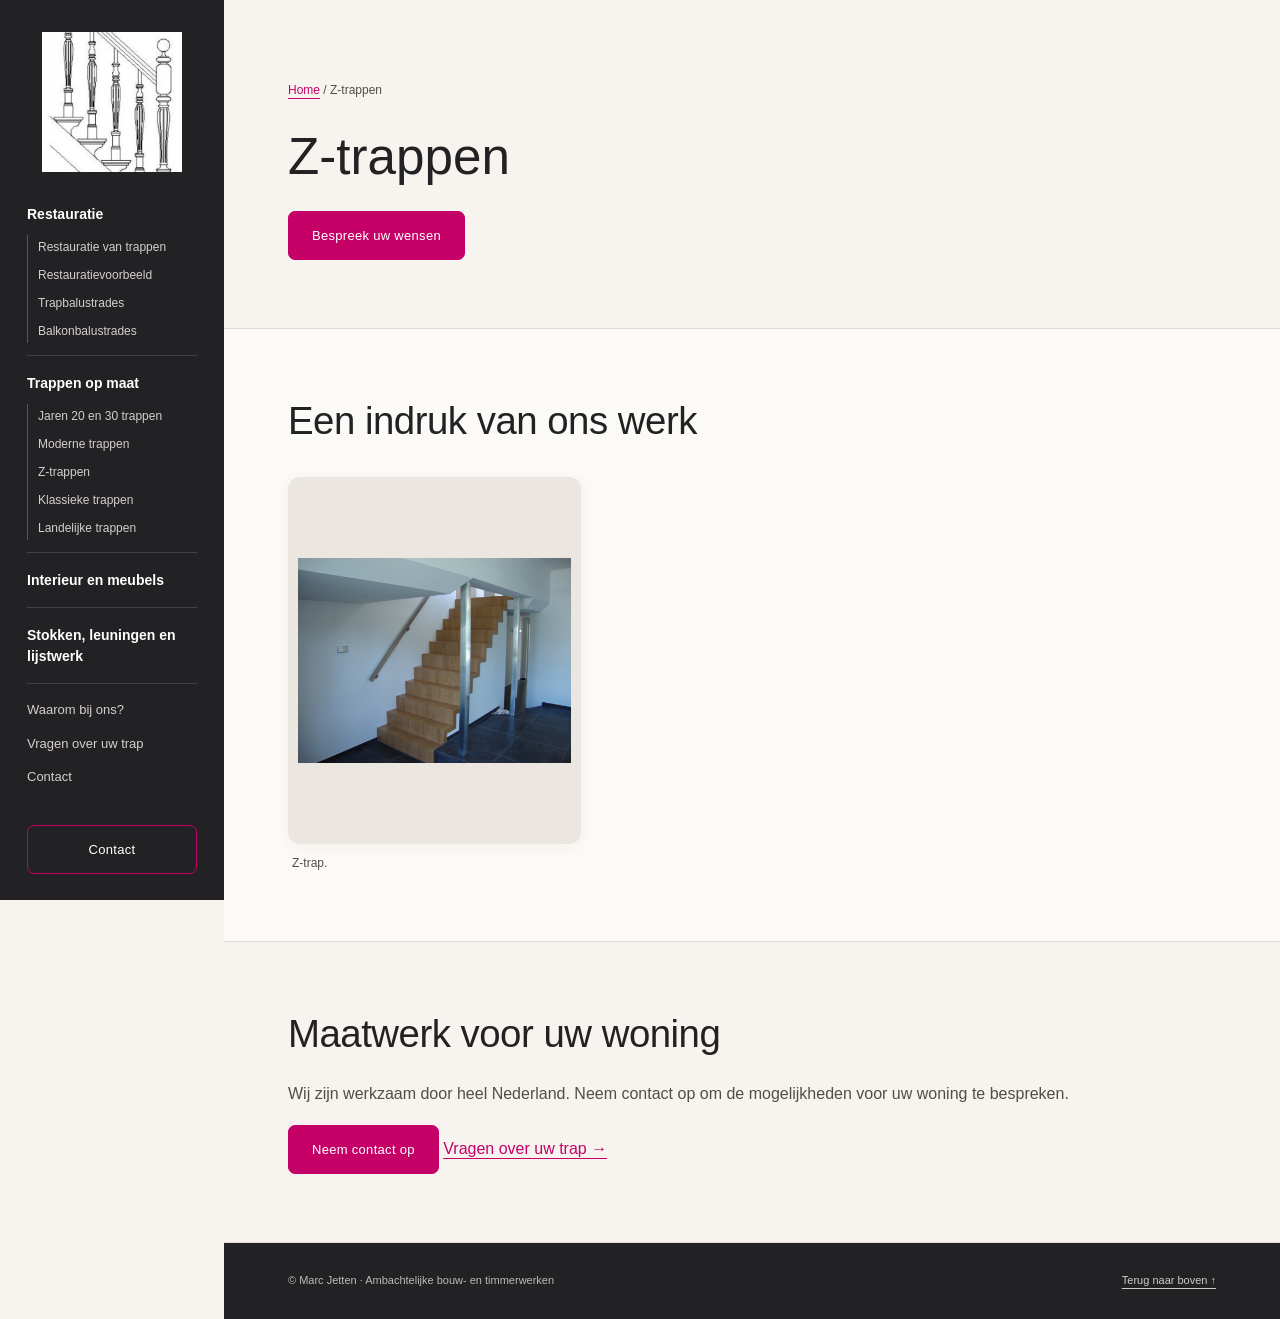
<file: z-trappen.html>
<!doctype html>
<html lang="nl"><head><meta charset="utf-8"><meta name="viewport" content="width=device-width,initial-scale=1">
<title>Z-trappen op maat | Marc Jetten</title>
<meta name="description" content="">
<meta name="robots" content="index,follow"><link rel="canonical" href="https://www.marcjetten.nl/z-trappen.html"><meta name="theme-color" content="#141517">
<meta property="og:type" content="website"><meta property="og:locale" content="nl_NL"><meta property="og:title" content="Z-trappen | Marc Jetten"><meta property="og:description" content="">
<link rel="stylesheet" href="styles.css"><script defer src="site.js"></script><script type="application/ld+json">{"@context": "https://schema.org", "@graph": [{"@context": "https://schema.org", "@type": "LocalBusiness", "@id": "https://www.marcjetten.nl/#bedrijf", "name": "Marc Jetten Ambachtelijke Bouw- & Timmerwerken", "url": "https://www.marcjetten.nl/", "description": "Ambachtelijke houten trappen op maat, traprestauratie, balustrades en timmerwerk. Werkzaam door heel Nederland.", "telephone": "+31648790851", "email": "info@marcjetten.nl", "address": {"@type": "PostalAddress", "streetAddress": "Didamseweg 146", "postalCode": "6902 PE", "addressLocality": "Zevenaar", "addressCountry": "NL"}, "hasOfferCatalog": {"@type": "OfferCatalog", "name": "Trappen en timmerwerk", "itemListElement": [{"@type": "Offer", "itemOffered": {"@type": "Service", "name": "Restauratie van trappen", "description": "Wij restaureren houten trappen, leuningen, balustrades en andere historische houten bouwdelen. Oorspronkelijke houtsoorten en ambachtelijke details geven richting aan het herstel. Van een beschadigde trede tot ontbrekend draaiwerk en/of snijwerk."}}, {"@type": "Offer", "itemOffered": {"@type": "Service", "name": "Trapbalustrades", "description": "Soms is in het verleden de oorspronkelijke balustrade van een trap verwijderd. Wij kunnen deze voor u in de originele staat terugbrengen."}}, {"@type": "Offer", "itemOffered": {"@type": "Service", "name": "Balkonbalustrades", "description": "Ook balkonbalustrades kunnen nagemaakt of naar een geheel nieuw ontwerp worden vervaardigd."}}, {"@type": "Offer", "itemOffered": {"@type": "Service", "name": "Jaren 20 en 30 trappen", "description": "Heeft u een huis uit de jaren 20 of 30 of wilt u die sfeer creëren? Deze trappen sluiten aan bij deze stijl. De trap kan naar uw wens van blank hout (bijvoorbeeld eiken of mahonie), volledig dekkend geschilderd of met een combinatie van witte en houten onderdelen worden uitgevoerd."}}, {"@type": "Offer", "itemOffered": {"@type": "Service", "name": "Moderne trappen", "description": "Voor een hedendaagse uitstraling worden de blank houten trappen gecombineerd met staal, rvs of glas. Profileringen zijn tot het uiterst noodzakelijke beperkt, zodat het hout goed tot zijn recht komt. Ook kan de draagconstructie van de treden tot een minimum beperkt worden of zelfs helemaal weggewerkt zijn in de muur."}}, {"@type": "Offer", "itemOffered": {"@type": "Service", "name": "Z-trappen", "description": ""}}, {"@type": "Offer", "itemOffered": {"@type": "Service", "name": "Klassieke trappen", "description": "Houdt u van een klassieke en tijdloze stijl met draai- en eventueel snijwerk? De trap kan ook uitgevoerd worden met balustrades van siersmeedwerk en/of gebogen bomen."}}, {"@type": "Offer", "itemOffered": {"@type": "Service", "name": "Landelijke trappen", "description": "Een landelijke trap ademt sfeer en gezelligheid uit. Deze rustieke trappen zijn in hun eenvoud een aanwinst voor uw huis. De landelijke trap wordt voornamelijk in eiken uitgevoerd."}}, {"@type": "Offer", "itemOffered": {"@type": "Service", "name": "Interieur en meubels", "description": "Van een tafel tot een kamer-en-suitekast of badkamermeubel: we maken houten meubels en betimmeringen op maat. Gebruik, beschikbare ruimte en de uitstraling van uw interieur bepalen het ontwerp, de materiaalkeuze en de afwerking."}}, {"@type": "Offer", "itemOffered": {"@type": "Service", "name": "Stokken, leuningen en lijstwerk", "description": "Wij vervaardigen geprofileerde betimmeringen en lijstwerk, nieuw of naar bestaand model. Ook voor leuningen in elk gewenst model en wrongstukken bent u bij ons aan het juiste adres. Verder zijn wij gespecialiseerd in het vervaardigen van ronde stokken en leuningen in elke gewenste houtsoort en diameter."}}]}, "areaServed": {"@type": "Country", "name": "Nederland"}}, {"@context": "https://schema.org", "@type": "Service", "name": "Z-trappen", "description": "", "url": "https://www.marcjetten.nl/z-trappen.html", "areaServed": {"@type": "Country", "name": "Nederland"}, "provider": {"@id": "https://www.marcjetten.nl/#bedrijf"}}]}</script></head>
<body><a class="skip" href="#inhoud">Naar de inhoud</a>
<header class="sidebar"><a class="brand" href="index.html#home" aria-label="Marc Jetten — home"><img src="assets/trapillustratie.png" alt="Trapillustratie Marc Jetten" width="140" height="140"></a>
<button class="menu-toggle" type="button" aria-controls="navigatie" aria-expanded="false">Menu</button><nav id="navigatie" aria-label="Hoofdnavigatie"><div class="nav-group"><a class="nav-heading" href="index.html#restauratie">Restauratie</a><div class="nav-items"><a href="index.html#restauratie">Restauratie van trappen</a><a href="index.html#projecten">Restauratievoorbeeld</a><a href="index.html#trapbalustrades">Trapbalustrades</a><a href="index.html#balkonbalustrades">Balkonbalustrades</a></div></div><div class="nav-group"><a class="nav-heading" href="index.html#nieuwe-trappen">Trappen op maat</a><div class="nav-items"><a href="index.html#jaren-20-en-30">Jaren 20 en 30 trappen</a><a href="index.html#moderne-trappen">Moderne trappen</a><a href="index.html#z-trappen">Z-trappen</a><a href="index.html#klassieke-trappen">Klassieke trappen</a><a href="index.html#landelijke-trappen">Landelijke trappen</a></div></div><div class="nav-group"><a class="nav-heading" href="index.html#interieur-en-meubels">Interieur en meubels</a><div class="nav-items"></div></div><div class="nav-group"><a class="nav-heading" href="index.html#leuningen-en-lijstwerk">Stokken, leuningen en lijstwerk</a><div class="nav-items"></div></div><a href="index.html#waarom-bij-ons">Waarom bij ons?</a><a href="index.html#klantvragen">Vragen over uw trap</a><a href="index.html#contact">Contact</a></nav><a class="contact-button" href="index.html#contact">Contact</a></header>
<main id="inhoud"><section class="section service-heading" id="z-trappen"><p><a href="index.html">Home</a> / Z-trappen</p><h1>Z-trappen</h1><a class="button" href="index.html#contact">Bespreek uw wensen</a></section><section class="section"><h2>Een indruk van ons werk</h2><div class="gallery"><figure class="photo photo--contain"><a href="fotos/Moderne%20trappen/eiken.JPG" target="_blank" rel="noopener" aria-label="Moderne trappen — maatwerk van Marc Jetten — vergroot foto"><img src="fotos/Moderne%20trappen/eiken.JPG" alt="Moderne trappen — maatwerk van Marc Jetten" style="object-position:50% 50%" loading="lazy" decoding="async" width="480" height="600"></a><figcaption>Z-trap.</figcaption></figure></div></section><section class="section"><h2>Maatwerk voor uw woning</h2><p>Wij zijn werkzaam door heel Nederland. Neem contact op om de mogelijkheden voor uw woning te bespreken.</p><a class="button" href="index.html#contact">Neem contact op</a> <a href="index.html#klantvragen">Vragen over uw trap →</a></section></main>
<footer><span>© Marc Jetten · Ambachtelijke bouw- en timmerwerken</span><a href="index.html#home">Terug naar boven ↑</a></footer>
<dialog id="foto-viewer" aria-label="Fotovergrootglas"><button class="close" type="button" aria-label="Sluit foto">Sluiten ×</button><div class="viewer"><button class="previous" type="button" aria-label="Vorige foto">←</button><img alt=""><button class="next" type="button" aria-label="Volgende foto">→</button></div><p class="caption" aria-live="polite"></p></dialog></body></html>
</file>
<file: styles.css>
@font-face{font-family:"Avantgarde Bk BT";src:local("AvantGarde Bk BT"),local("AvantGardeITCbyBT-Book");font-weight:400;font-style:normal;font-display:swap}
:root{--ink:#222123;--paper:#f7f4ef;--accent:#c50167;--text:#514d49;--line:#e2dbd3;--sidebar:224px;--gutter:clamp(28px,5vw,78px);--body-font:'Avantgarde Bk BT',Arial,Helvetica,sans-serif;--serif:var(--body-font)}*{box-sizing:border-box}html{scroll-behavior:smooth;scroll-padding-top:24px}body{margin:0;background:var(--paper);color:var(--text);font:16px/1.8 var(--body-font)}a{color:var(--accent);text-underline-offset:4px}button{font:inherit}a:focus-visible,button:focus-visible{outline:3px solid #dc75ac;outline-offset:5px}.skip{position:fixed;top:-100px;left:16px;z-index:10;background:white;padding:12px}.skip:focus{top:16px}.sidebar{position:fixed;inset:0 auto 0 0;width:var(--sidebar);background:var(--ink);padding:32px 27px 26px;display:flex;flex-direction:column;z-index:5;overflow:auto}.brand img{width:140px;height:140px;object-fit:contain;background:white;display:block;margin:auto}.sidebar nav{margin:28px 0;display:grid;gap:8px}.sidebar nav a{color:#d5ced0;text-decoration:none;font-size:13px;line-height:1.5;padding:3px 0}.sidebar nav .nav-heading{color:#fff;font-weight:600;font-size:14px;display:block;padding:4px 0}.nav-group{padding-bottom:12px;border-bottom:1px solid #454044;margin-bottom:5px}.nav-items{display:grid;gap:4px;margin-top:6px;padding-left:10px;border-left:1px solid #61505a}.nav-items:empty{display:none}.sidebar nav .nav-items a{font-size:12px}.chapter-heading{background:#efe8e1!important;border-radius:0 44px 0 0}.chapter-heading .intro{margin-bottom:0}.sidebar nav a:hover{color:white}.button,.contact-button{display:inline-block;text-align:center;text-decoration:none;background:var(--accent);color:white;padding:12px 23px;border:1px solid var(--accent);border-radius:7px;font-size:13px;letter-spacing:.3px}.button:hover{background:#a50056}.sidebar .contact-button{margin-top:auto;background:transparent;border-color:#c50167}.menu-toggle{display:none}main,footer{margin-left:var(--sidebar)}.hero{position:relative;isolation:isolate;min-height:530px;overflow:hidden;background:#ece5dc;color:var(--ink)}.hero>img{position:absolute;inset:0;width:100%;height:100%;object-fit:cover;object-position:center 52%;z-index:-2}.hero:after{content:'';position:absolute;inset:0;background:linear-gradient(90deg,rgba(247,244,239,.95) 0%,rgba(247,244,239,.86) 33%,rgba(247,244,239,.24) 78%);z-index:-1}.hero-copy{padding:100px var(--gutter) 95px;width:100%}.eyebrow{font-size:10px;letter-spacing:1.6px;margin:0 0 20px;color:var(--accent);text-transform:uppercase;font-weight:600}.hero h1{font:400 clamp(48px,5vw,76px)/1.1 var(--serif);letter-spacing:-1.5px;margin:0 0 24px}.subtitle{font-size:clamp(19px,1.8vw,25px);line-height:1.6;margin:0 0 32px}.hero-actions{display:flex;align-items:center;flex-wrap:wrap;gap:18px 24px}.text-link{font-size:14px;text-decoration:none}.section{padding:68px var(--gutter);border-bottom:1px solid var(--line)}.section:nth-of-type(even){background:#fcfaf7}.section h2{font:400 clamp(30px,3vw,43px)/1.25 var(--serif);color:var(--ink);letter-spacing:-.5px;margin:0 0 22px}.intro,.introduction p:not(.eyebrow),.about-copy,.faq-list,.project>p{max-width:none;width:100%}.intro{margin:0 0 20px}.introduction{padding-top:54px;padding-bottom:54px}.introduction p:not(.eyebrow){margin:0}.restoration-section{background:#efe8e1!important;border-radius:0 44px 0 0}.restoration-section h2{font-size:clamp(32px,3.1vw,46px)}.gallery{display:grid;grid-template-columns:repeat(3,minmax(0,1fr));gap:24px;align-items:start;margin-top:32px;width:100%}.photo{margin:0;min-width:0}.photo a{display:flex;align-items:center;justify-content:center;min-height:310px;padding:10px;overflow:hidden;background:#fffcf8;border-radius:12px;box-shadow:0 3px 16px rgba(42,32,25,.045)}.photo img{display:block;width:auto;height:auto;max-width:100%;max-height:300px;object-fit:contain;border-radius:6px}.photo figcaption{font-size:12px;line-height:1.6;margin:10px 4px 0}.project-section{background:#f5eeea!important}.project{padding:30px 32px;background:rgba(255,255,255,.65);border:1px solid #e6d9d8;border-radius:22px}.project h3{font:400 clamp(25px,2.4vw,34px)/1.3 var(--serif);color:var(--ink);margin:0 0 16px}.project-note{font-size:13px;color:#716764;margin:0 0 28px}.project-step{margin-top:22px}.project-step h4{font-size:15px;font-weight:600;color:var(--accent);margin:0 0 6px}.project-step p{margin:0}.project .gallery{grid-template-columns:repeat(2,minmax(0,1fr))}.project .photo a{min-height:330px}.project .photo img{max-height:320px}.about-copy p{margin-bottom:26px}.faq-item{padding:26px 0;border-top:1px solid var(--line)}.faq-item:last-child{border-bottom:1px solid var(--line)}.faq-item h3{font:400 24px/1.4 var(--serif);color:var(--ink);margin:0 0 10px}.faq-item p{margin:0}.contact-layout{display:grid;grid-template-columns:1.2fr 1fr;gap:52px;margin-top:30px}.contact-links{display:grid;align-content:start}.contact-links a{padding:16px 0;border-bottom:1px solid var(--line);text-decoration:none;font-size:17px}.contact-links a:first-child{border-top:1px solid var(--line)}address{font-style:normal}address strong{color:var(--ink)}.company-details,.social{font-size:12px}.social a{margin-right:15px}footer{padding:28px var(--gutter);background:var(--ink);color:#bbb;font-size:11px;display:flex;justify-content:space-between;gap:20px}footer a{color:#ccc}.service-heading h1{font:400 clamp(36px,4vw,56px)/1.2 var(--serif);color:var(--ink);margin:24px 0}.service-heading>p:first-child{font-size:12px}dialog{border:0;border-radius:12px;background:var(--ink);color:white;width:min(1100px,94vw);max-height:94vh;padding:20px}dialog::backdrop{background:rgba(0,0,0,.85)}dialog .viewer{display:grid;grid-template-columns:44px 1fr 44px;align-items:center;gap:10px}dialog img{display:block;max-width:100%;max-height:76vh;object-fit:contain;margin:auto}dialog button{border:1px solid #555;background:transparent;color:white;cursor:pointer;min-width:44px;min-height:44px}dialog .close{display:block;margin:0 0 14px auto}dialog .caption{text-align:center;font-size:14px;min-height:24px;margin-bottom:0}body.viewer-open{overflow:hidden}
@media(max-width:1150px){:root{--sidebar:200px;--gutter:36px}.sidebar{padding:28px 22px}.brand img{width:125px;height:125px}.gallery{grid-template-columns:repeat(2,minmax(0,1fr));gap:20px}.hero-copy{padding-top:85px;padding-bottom:85px}.hero{min-height:480px}.section{padding-top:55px;padding-bottom:55px}}
@media(max-width:760px){:root{--gutter:24px}html{scroll-padding-top:94px}.sidebar{inset:0 0 auto;width:100%;height:78px;padding:10px 20px;flex-direction:row;align-items:center;justify-content:space-between;overflow:visible}.brand img{width:58px;height:58px}.menu-toggle{display:block;background:transparent;color:white;border:1px solid #696367;border-radius:6px;padding:8px 14px}.sidebar nav{display:none;position:absolute;top:78px;left:0;right:0;background:var(--ink);margin:0;padding:20px 24px;max-height:calc(100dvh - 78px);overflow:auto}.sidebar.menu-open nav{display:grid;gap:12px}.sidebar .contact-button{display:none}main{margin:78px 0 0}footer{margin:0;display:block}.hero{min-height:460px}.hero-copy{padding:65px var(--gutter)}.hero:after{background:linear-gradient(90deg,rgba(247,244,239,.94),rgba(247,244,239,.65))}.hero h1{font-size:52px}.subtitle{font-size:20px}.hero-actions{align-items:flex-start;flex-direction:column;gap:16px}.section{padding:42px var(--gutter)}.section h2{font-size:32px}.gallery{grid-template-columns:repeat(2,minmax(0,1fr));gap:14px}.photo a{min-height:240px;padding:7px}.photo img{max-height:230px}.restoration-section{border-radius:0 26px 0 0}.project{padding:24px 20px}.project .gallery{grid-template-columns:1fr}.project .photo a{min-height:280px}.project .photo img{max-height:280px}.contact-layout{grid-template-columns:1fr;gap:28px}.faq-item h3{font-size:22px}dialog{padding:12px}dialog .viewer{grid-template-columns:36px 1fr 36px;gap:4px}dialog button{min-width:36px}}
@media(max-width:480px){.gallery{grid-template-columns:1fr}.photo a{min-height:280px}.photo img{max-height:290px}}
@media(prefers-reduced-motion:reduce){html{scroll-behavior:auto}}

/* Geselecteerde galerijen: vaste 4:5-kaders; originele bestanden blijven intact. */
.gallery{align-items:start}.photo a,.project .photo a{aspect-ratio:4/5;min-height:0;height:auto;padding:0;background:#ebe6df}
.photo img,.project .photo img{width:100%;height:100%;max-width:none;max-height:none;aspect-ratio:4/5;object-fit:contain;border-radius:0}
.photo--cover img{object-fit:cover}.photo--contain a{padding:10px}.photo--contain img{aspect-ratio:auto}
@media(max-width:480px){.gallery{grid-template-columns:repeat(2,minmax(0,1fr));gap:12px}.photo--contain a{padding:6px}.project .gallery{grid-template-columns:1fr}}

/* Persoonlijk beeld bij het vakmanschap, rustig naast de tekst. */
.about-layout{display:grid;grid-template-columns:minmax(0,1.2fr) minmax(0,.8fr);gap:clamp(28px,4vw,56px);align-items:center}
.about-copy h3{font:400 28px/1.3 var(--serif);color:var(--ink);margin:0 0 20px}
.craftsman-gallery{grid-template-columns:1fr;margin:0;max-width:360px;justify-self:end}
.craftsman-gallery .photo a{border-radius:18px}.craftsman-gallery figcaption{font-size:12px;line-height:1.6;color:#716764;margin-top:12px}
@media(max-width:1050px){.about-layout{grid-template-columns:1fr}.craftsman-gallery{max-width:400px;justify-self:start}}
@media(max-width:480px){.gallery.craftsman-gallery{grid-template-columns:1fr;width:100%}}


/* Rustig woordmerk uit de oorspronkelijke logoletters. */
.visually-hidden{position:absolute;width:1px;height:1px;padding:0;margin:-1px;overflow:hidden;clip-path:inset(50%);white-space:nowrap;border:0}
.hero .hero-brand{width:min(650px,100%);margin:0 0 30px;padding:0;background:none;line-height:0}
.hero-brand svg{display:block;width:100%;height:auto;overflow:hidden}
.hero-copy{padding-top:100px;padding-bottom:95px}
.brand img{width:140px;height:140px;object-fit:contain;padding:0;border-radius:0}
.contact-logo{max-width:360px;padding:12px;background:#fff;border-radius:8px;margin:0 0 24px}
.contact-logo img{display:block;width:100%;height:auto}
.about-layout{align-items:start;grid-template-columns:minmax(0,1.4fr) minmax(0,.6fr)}
.about-details{display:grid;grid-template-columns:repeat(2,minmax(0,1fr));gap:32px 42px;margin-top:40px}
.about-details h3{font:400 26px/1.3 var(--serif);color:var(--ink);margin:0 0 14px}.about-details p{margin:0}
@media(max-width:1050px){.about-layout{grid-template-columns:1fr}}
@media(max-width:760px){.brand img{width:58px;height:58px}.hero .hero-brand{margin-bottom:26px}.hero-copy{padding:65px var(--gutter)}.about-details{grid-template-columns:1fr;gap:28px}.contact-logo{max-width:320px}}

/* Roze typografie bij het oorspronkelijke woordmerk. */
.hero .eyebrow,.hero .subtitle{font-family:Arial,Helvetica,sans-serif;font-weight:600;text-transform:uppercase;letter-spacing:1.6px}.hero .subtitle{color:var(--accent);font-size:clamp(15px,1.5vw,19px);line-height:1.8;margin-bottom:0}.faq-item p+p{margin-top:16px}
/* Alle foto's krijgen dezelfde subtiele afronding, ook binnen een kader. */
:root{--photo-radius:12px}
.hero,.hero>img,.photo a,.craftsman-gallery .photo a,.photo img,.project .photo img,dialog .viewer img{border-radius:var(--photo-radius)}

/* Twee beelden van hetzelfde project delen één kader en bijschrift. */
.photo-pair{grid-column:auto}
.photo-pair__frame{display:grid;grid-template-columns:repeat(2,minmax(0,1fr));grid-template-rows:minmax(0,1fr);aspect-ratio:4/5;gap:8px;padding:8px;background:#ebe6df;border-radius:var(--photo-radius);overflow:hidden;box-shadow:0 3px 16px rgba(42,32,25,.045)}
.photo-pair .photo-pair__image{min-width:0;min-height:0;height:100%;aspect-ratio:auto;padding:0;box-shadow:none}
.photo-pair .photo-pair__image img{width:100%;height:100%;min-height:0;aspect-ratio:auto;object-fit:contain}
@media(max-width:480px){.photo-pair__frame{gap:6px;padding:6px}}
</file>
